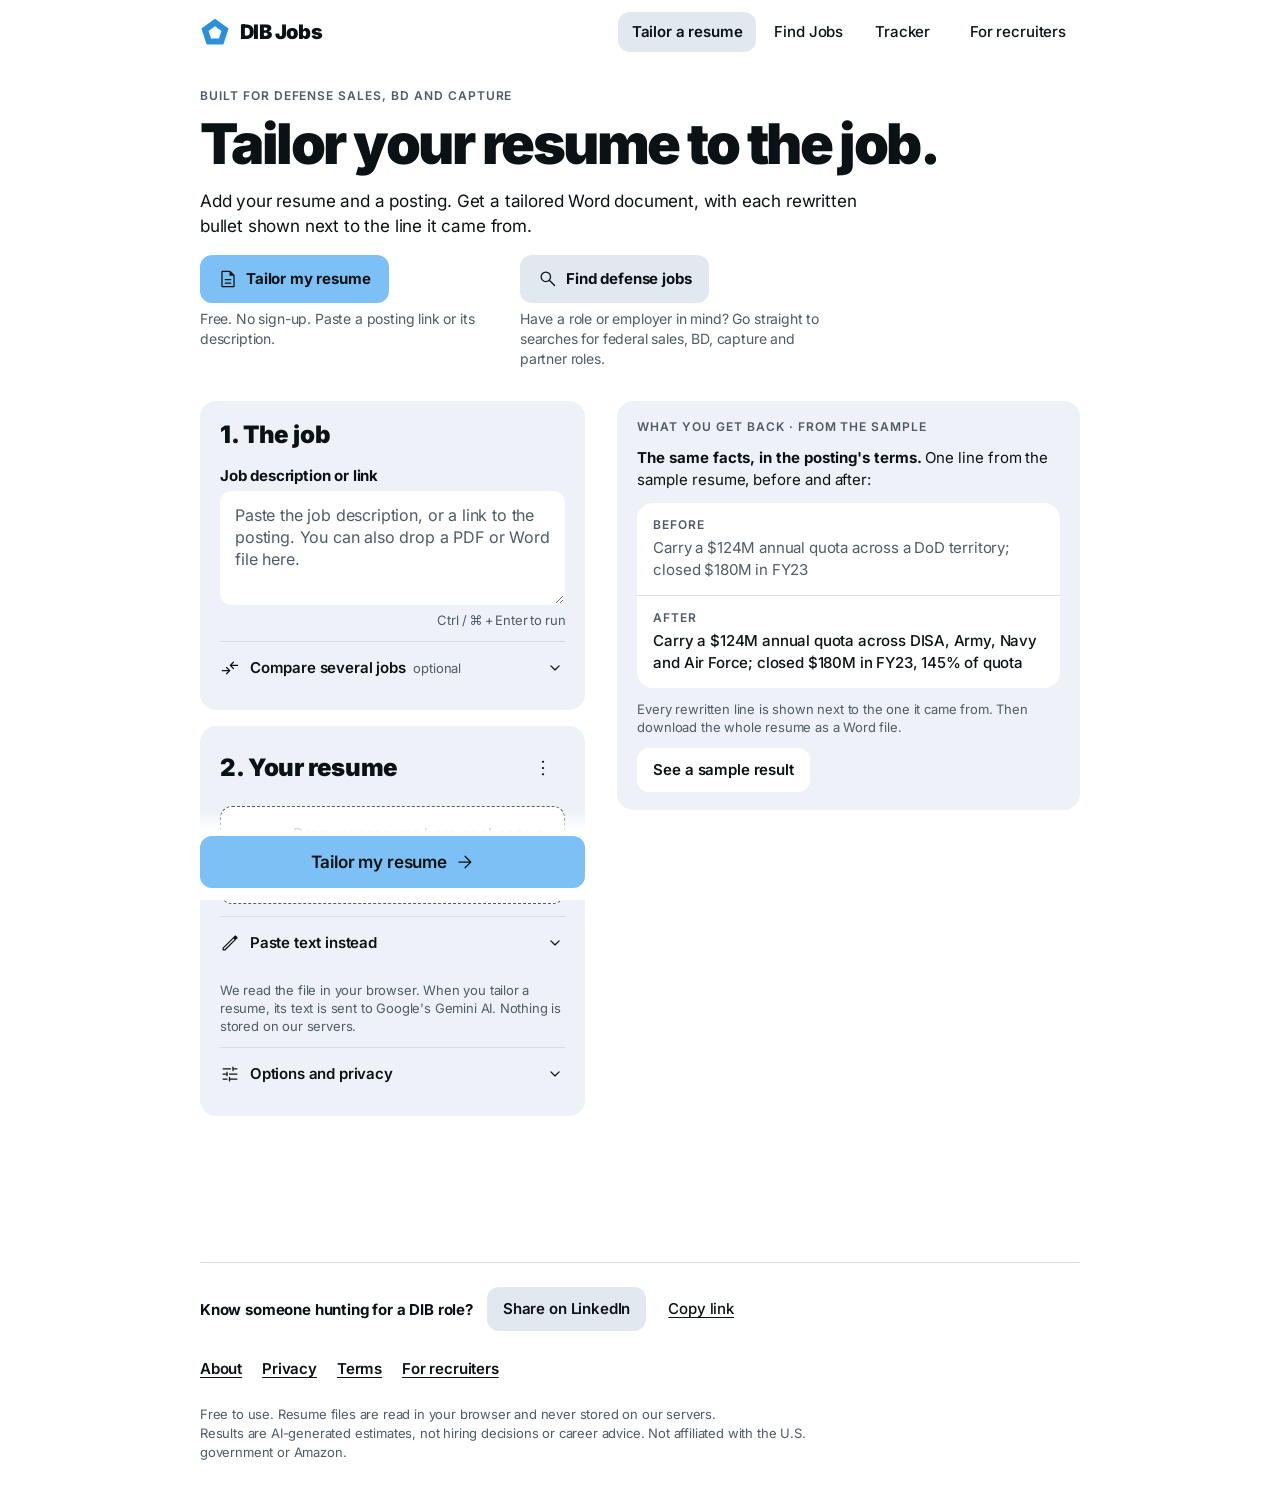
<file: index.html>
<!DOCTYPE html>
<html lang="en">
<head>
    <meta charset="UTF-8">
    <meta name="viewport" content="width=device-width, initial-scale=1.0">
    <title>DIB Jobs: tailor your resume to the job. For defense sales, BD and capture</title>
    <meta name="description" content="Free resume tailoring for defense industry sales, BD and capture roles. Add your resume (PDF or Word) and a job posting. Get a tailored Word document with each rewritten bullet shown next to the line it came from.">
    <meta name="theme-color" content="#ffffff">
    <meta name="color-scheme" content="light">
    <link rel="canonical" href="https://dibjobs.com/">
    <!-- Open Graph / LinkedIn -->
    <meta property="og:type" content="website">
    <meta property="og:site_name" content="DIB Jobs">
    <meta property="og:locale" content="en_US">
    <meta property="og:title" content="DIB Jobs: tailor your resume to the job">
    <meta property="og:description" content="Add your resume and a defense industry posting. Get a tailored Word document, with every line traced to your resume or to what you told it. Recruiters can rank candidates against a role. Free, no sign-up.">
    <meta property="og:url" content="https://dibjobs.com/">
    <meta property="og:image" content="https://dibjobs.com/og-dibjobs-2x.png">
    <meta property="og:image:type" content="image/png">
    <meta property="og:image:width" content="2400">
    <meta property="og:image:height" content="1260">
    <meta property="og:image:alt" content="DIB Jobs: Tailor your resume to the job. An example of one resume line before and after tailoring.">
    <!-- Twitter / X card -->
    <meta name="twitter:card" content="summary_large_image">
    <meta name="twitter:title" content="DIB Jobs: tailor your resume to the job">
    <meta name="twitter:description" content="Add your resume and a defense industry posting. Get a tailored Word document, with every line traced to your resume or to what you told it. Recruiters can rank candidates against a role. Free, no sign-up.">
    <meta name="twitter:image" content="https://dibjobs.com/og-dibjobs-2x.png">
    <meta name="twitter:image:alt" content="DIB Jobs: one resume line before and after tailoring to a posting.">
    <!-- Icons -->
    <link rel="icon" href="favicon.ico" sizes="48x48">
    <link rel="icon" type="image/svg+xml" href="favicon.svg">
    <link rel="apple-touch-icon" href="apple-touch-icon.png">
    <link rel="manifest" href="site.webmanifest">
    <link rel="preload" href="assets/fonts/inter-latin-wght-normal.woff2" as="font" type="font/woff2" crossorigin>
    <link rel="stylesheet" href="assets/app.css?v=55">
    <!-- Google tag (gtag.js) -->
    <script async src="https://www.googletagmanager.com/gtag/js?id=G-N10ZLNFZHE"></script>
    <script>
      window.dataLayer = window.dataLayer || [];
      function gtag(){dataLayer.push(arguments);}
      gtag('js', new Date());
      gtag('config', 'G-N10ZLNFZHE');
    </script>
    <script type="application/ld+json">{"@context": "https://schema.org", "@type": "WebApplication", "name": "DIB Jobs", "url": "https://dibjobs.com/", "applicationCategory": "BusinessApplication", "operatingSystem": "Any", "browserRequirements": "Requires JavaScript", "description": "Tailor your resume to a defense industry job posting. Every line is traced to your resume or to what you told it, and you get a Word document.", "offers": {"@type": "Offer", "price": "0", "priceCurrency": "USD"}, "image": "https://dibjobs.com/og-dibjobs-2x.png"}</script>
</head>
<body>
<noscript><p style="margin:24px;font:17px/25px sans-serif">DIB Jobs needs JavaScript to read your resume and tailor it to a job. Please turn it on and reload.</p></noscript>
<!-- Icons: Material Symbols Rounded (Apache 2.0), inlined so they never fail to load -->
<svg xmlns="http://www.w3.org/2000/svg" style="display:none" aria-hidden="true">
    <symbol id="i-upload" viewBox="0 -960 960 960"><path d="M452-403v171q0 12.75 8.68 21.37 8.67 8.63 21.5 8.63 12.82 0 21.32-8.63 8.5-8.62 8.5-21.37v-171l61 61q3 3 15-2t22.5-9q10.5-4 14.5-3.5T615-342q9-9 8.5-21t-9.5-21L501-494q-5-5-10.13-7-5.14-2-11-2-5.87 0-10.87 2-5 2-10 7L347-382q-9 9-9 21t9 21.39q9 8.61 21 8.61t21-9l63-63ZM220-80q-24 0-42-18t-18-42v-680q0-24 18-42t42-18h336q12.44 0 23.72 5T599-862l183 183q8 8 13 19.28 5 11.28 5 23.72v496q0 24-18 42t-42 18H220Zm331-584v-156H220v680h520v-494H581q-12.75 0-21.37-8.63Q551-651.25 551-664ZM220-820v186-186 680-680Z"/></symbol>
    <symbol id="i-check" viewBox="0 -960 960 960"><path d="m421-389-98-98q-9-9-22-9t-23 10q-9 9-9 22t9 22l122 123q9 9 21 9t21-9l239-239q10-10 10-23t-10-23q-10-9-23.5-8.5T635-603L421-389Zm59 309q-82 0-155-31.5t-127.5-86Q143-252 111.5-325T80-480q0-83 31.5-156t86-127Q252-817 325-848.5T480-880q83 0 156 31.5T763-763q54 54 85.5 127T880-480q0 82-31.5 155T763-197.5q-54 54.5-127 86T480-80Zm0-60q142 0 241-99.5T820-480q0-142-99-241t-241-99q-141 0-240.5 99T140-480q0 141 99.5 240.5T480-140Zm0-340Z"/></symbol>
    <symbol id="i-minus" viewBox="0 -960 960 960"><path d="M320-450h320q13 0 21.5-8.5T670-480q0-13-8.5-21.5T640-510H320q-13 0-21.5 8.5T290-480q0 13 8.5 21.5T320-450ZM480-80q-82 0-155-31.5t-127.5-86Q143-252 111.5-325T80-480q0-83 31.5-156t86-127Q252-817 325-848.5T480-880q83 0 156 31.5T763-763q54 54 85.5 127T880-480q0 82-31.5 155T763-197.5q-54 54.5-127 86T480-80Zm0-60q142 0 241-99.5T820-480q0-142-99-241t-241-99q-141 0-240.5 99T140-480q0 141 99.5 240.5T480-140Zm0-340Z"/></symbol>
    <symbol id="i-alert" viewBox="0 -960 960 960"><path d="M92-120q-9 0-15.5-4T66-135q-4-7-4.5-14.5T66-165l388-670q5-8 11.5-11.5T480-850q8 0 14.5 3.5T506-835l388 670q5 8 4.5 15.5T894-135q-4 7-10.5 11t-15.5 4H92Zm52-60h672L480-760 144-180Zm361.5-65.5Q514-254 514-267t-8.5-21.5Q497-297 484-297t-21.5 8.5Q454-280 454-267t8.5 21.5Q471-237 484-237t21.5-8.5Zm0-111Q514-365 514-378v-164q0-13-8.5-21.5T484-572q-13 0-21.5 8.5T454-542v164q0 13 8.5 21.5T484-348q13 0 21.5-8.5ZM480-470Z"/></symbol>
    <symbol id="i-x-circle" viewBox="0 -960 960 960"><path d="m480-438 129 129q9 9 21 9t21-9q9-9 9-21t-9-21L522-480l129-129q9-9 9-21t-9-21q-9-9-21-9t-21 9L480-522 351-651q-9-9-21-9t-21 9q-9 9-9 21t9 21l129 129-129 129q-9 9-9 21t9 21q9 9 21 9t21-9l129-129Zm0 358q-82 0-155-31.5t-127.5-86Q143-252 111.5-325T80-480q0-83 31.5-156t86-127Q252-817 325-848.5T480-880q83 0 156 31.5T763-763q54 54 85.5 127T880-480q0 82-31.5 155T763-197.5q-54 54.5-127 86T480-80Zm0-60q142 0 241-99.5T820-480q0-142-99-241t-241-99q-141 0-240.5 99T140-480q0 141 99.5 240.5T480-140Zm0-340Z"/></symbol>
    <symbol id="i-info" viewBox="0 -960 960 960"><path d="M504.5-288.63q8.5-8.62 8.5-21.37v-180q0-12.75-8.68-21.38-8.67-8.62-21.5-8.62-12.82 0-21.32 8.62-8.5 8.63-8.5 21.38v180q0 12.75 8.68 21.37 8.67 8.63 21.5 8.63 12.82 0 21.32-8.63Zm-1-314.57q9.5-9.2 9.5-22.8 0-14.45-9.48-24.22-9.48-9.78-23.5-9.78t-23.52 9.78Q447-640.45 447-626q0 13.6 9.48 22.8 9.48 9.2 23.5 9.2t23.52-9.2ZM480.27-80q-82.74 0-155.5-31.5Q252-143 197.5-197.5t-86-127.34Q80-397.68 80-480.5t31.5-155.66Q143-709 197.5-763t127.34-85.5Q397.68-880 480.5-880t155.66 31.5Q709-817 763-763t85.5 127Q880-563 880-480.27q0 82.74-31.5 155.5Q817-252 763-197.68q-54 54.31-127 86Q563-80 480.27-80Zm.23-60Q622-140 721-239.5t99-241Q820-622 721.19-721T480-820q-141 0-240.5 98.81T140-480q0 141 99.5 240.5t241 99.5Zm-.5-340Z"/></symbol>
    <symbol id="i-close" viewBox="0 -960 960 960"><path d="M480-438 270-228q-9 9-21 9t-21-9q-9-9-9-21t9-21l210-210-210-210q-9-9-9-21t9-21q9-9 21-9t21 9l210 210 210-210q9-9 21-9t21 9q9 9 9 21t-9 21L522-480l210 210q9 9 9 21t-9 21q-9 9-21 9t-21-9L480-438Z"/></symbol>
    <symbol id="i-chevron" viewBox="0 -960 960 960"><path d="M469-358q-5-2-10-7L261-563q-9-9-8.5-21.5T262-606q9-9 21.5-9t21.5 9l175 176 176-176q9-9 21-8.5t21 9.5q9 9 9 21.5t-9 21.5L501-365q-5 5-10 7t-11 2q-6 0-11-2Z"/></symbol>
    <symbol id="i-copy" viewBox="0 -960 960 960"><path d="M300-200q-24 0-42-18t-18-42v-560q0-24 18-42t42-18h440q24 0 42 18t18 42v560q0 24-18 42t-42 18H300Zm0-60h440v-560H300v560ZM180-80q-24 0-42-18t-18-42v-590q0-12.75 8.68-21.38 8.67-8.62 21.5-8.62 12.82 0 21.32 8.62 8.5 8.63 8.5 21.38v590h470q12.75 0 21.38 8.68 8.62 8.67 8.62 21.5 0 12.82-8.62 21.32Q662.75-80 650-80H180Zm120-180v-560 560Z"/></symbol>
    <symbol id="i-download" viewBox="0 -960 960 960"><path d="M469-327q-5-2-10-7L308-485q-9-9.27-8.5-21.64.5-12.36 9.11-21.36 9.39-9 21.89-9t21.5 9l98 99v-341q0-12.75 8.68-21.38 8.67-8.62 21.5-8.62 12.82 0 21.32 8.62 8.5 8.63 8.5 21.38v341l99-99q8.8-9 20.9-8.5 12.1.5 21.49 9.5 8.61 9 8.61 21.5t-9 21.5L501-334q-5 5-10.13 7-5.14 2-11 2-5.87 0-10.87-2ZM220-160q-24 0-42-18t-18-42v-113q0-12.75 8.68-21.38 8.67-8.62 21.5-8.62 12.82 0 21.32 8.62 8.5 8.63 8.5 21.38v113h520v-113q0-12.75 8.68-21.38 8.67-8.62 21.5-8.62 12.82 0 21.32 8.62 8.5 8.63 8.5 21.38v113q0 24-18 42t-42 18H220Z"/></symbol>
    <symbol id="i-share" viewBox="0 -960 960 960"><path d="M686-80q-47.5 0-80.75-33.25T572-194q0-8 5-34L278-403q-16.28 17.34-37.64 27.17Q219-366 194-366q-47.5 0-80.75-33T80-480q0-48 33.25-81T194-594q24 0 45 9.3 21 9.29 37 25.7l301-173q-2-8-3.5-16.5T572-766q0-47.5 33.25-80.75T686-880q47.5 0 80.75 33.25T800-766q0 47.5-33.25 80.75T686-652q-23.27 0-43.64-9Q622-670 606-685L302-516q3 8 4.5 17.5t1.5 18q0 8.5-1 16t-3 15.5l303 173q16-15 36.09-23.5 20.1-8.5 43.07-8.5Q734-308 767-274.75T800-194q0 47.5-33.25 80.75T686-80Zm.04-60q22.96 0 38.46-15.54 15.5-15.53 15.5-38.5 0-22.96-15.54-38.46-15.53-15.5-38.5-15.5-22.96 0-38.46 15.54-15.5 15.53-15.5 38.5 0 22.96 15.54 38.46 15.53 15.5 38.5 15.5Zm-492-286q22.96 0 38.46-15.54 15.5-15.53 15.5-38.5 0-22.96-15.54-38.46-15.53-15.5-38.5-15.5-22.96 0-38.46 15.54-15.5 15.53-15.5 38.5 0 22.96 15.54 38.46 15.53 15.5 38.5 15.5ZM724.5-727.54q15.5-15.53 15.5-38.5 0-22.96-15.54-38.46-15.53-15.5-38.5-15.5-22.96 0-38.46 15.54-15.5 15.53-15.5 38.5 0 22.96 15.54 38.46 15.53 15.5 38.5 15.5 22.96 0 38.46-15.54ZM686-194ZM194-480Zm492-286Z"/></symbol>
    <symbol id="i-trash" viewBox="0 -960 960 960"><path d="M261-120q-24.75 0-42.37-17.63Q201-155.25 201-180v-570h-11q-12.75 0-21.37-8.68-8.63-8.67-8.63-21.5 0-12.82 8.63-21.32 8.62-8.5 21.37-8.5h158q0-13 8.63-21.5 8.62-8.5 21.37-8.5h204q12.75 0 21.38 8.62Q612-822.75 612-810h158q12.75 0 21.38 8.68 8.62 8.67 8.62 21.5 0 12.82-8.62 21.32-8.63 8.5-21.38 8.5h-11v570q0 24.75-17.62 42.37Q723.75-120 699-120H261Zm438-630H261v570h438v-570ZM418.5-274.63q8.5-8.62 8.5-21.37v-339q0-12.75-8.68-21.38-8.67-8.62-21.5-8.62-12.82 0-21.32 8.62-8.5 8.63-8.5 21.38v339q0 12.75 8.68 21.37 8.67 8.63 21.5 8.63 12.82 0 21.32-8.63Zm166 0q8.5-8.62 8.5-21.37v-339q0-12.75-8.68-21.38-8.67-8.62-21.5-8.62-12.82 0-21.32 8.62-8.5 8.63-8.5 21.38v339q0 12.75 8.68 21.37 8.67 8.63 21.5 8.63 12.82 0 21.32-8.63ZM261-750v570-570Z"/></symbol>
    <symbol id="i-bookmark" viewBox="0 -960 960 960"><path d="m480-240-196 84q-30 13-57-4.76-27-17.75-27-50.24v-574q0-24 18-42t42-18h440q24 0 42 18t18 42v574q0 32.49-27 50.24Q706-143 676-156l-196-84Zm0-64 220 93v-574H260v574l220-93Zm0-481H260h440-220Z"/></symbol>
    <symbol id="i-bookmark-fill" viewBox="0 -960 960 960"><path d="m480-240-196 84q-30 13-57-5t-27-50v-574q0-24 18-42t42-18h440q24 0 42 18t18 42v574q0 32-27 50t-57 5l-196-84Z"/></symbol>
    <symbol id="i-edit" viewBox="0 -960 960 960"><path d="M180-180h44l472-471-44-44-472 471v44Zm-30 60q-13 0-21.5-8.5T120-150v-73q0-12 5-23.5t13-19.5l557-556q8-8 19-12.5t23-4.5q11 0 22 4.5t20 12.5l44 44q9 9 13 20t4 22q0 11-4.5 22.5T823-694L266-138q-8 8-19.5 13t-23.5 5h-73Zm629-617-41-41 41 41Zm-105 64-22-22 44 44-22-22Z"/></symbol>
    <symbol id="i-search" viewBox="0 -960 960 960"><path d="M378-329q-108.16 0-183.08-75Q120-479 120-585t75-181q75-75 181.5-75t181 75Q632-691 632-584.85 632-542 618-502q-14 40-42 75l242 240q9 8.56 9 21.78T818-143q-9 9-22.22 9-13.22 0-21.78-9L533-384q-30 26-69.96 40.5Q423.08-329 378-329Zm-1-60q81.25 0 138.13-57.5Q572-504 572-585t-56.87-138.5Q458.25-781 377-781q-82.08 0-139.54 57.5Q180-666 180-585t57.46 138.5Q294.92-389 377-389Z"/></symbol>
    <symbol id="i-open" viewBox="0 -960 960 960"><path d="M180-120q-24 0-42-18t-18-42v-600q0-24 18-42t42-18h249q12.75 0 21.38 8.68 8.62 8.67 8.62 21.5 0 12.82-8.62 21.32-8.63 8.5-21.38 8.5H180v600h600v-249q0-12.75 8.68-21.38 8.67-8.62 21.5-8.62 12.82 0 21.32 8.62 8.5 8.63 8.5 21.38v249q0 24-18 42t-42 18H180Zm600-617L403-360q-9 9-21 8.5t-21-9.5q-9-9-9-21t9-21l377-377H549q-12.75 0-21.37-8.68-8.63-8.67-8.63-21.5 0-12.82 8.63-21.32 8.62-8.5 21.37-8.5h261q12.75 0 21.38 8.62Q840-822.75 840-810v261q0 12.75-8.68 21.37-8.67 8.63-21.5 8.63-12.82 0-21.32-8.63-8.5-8.62-8.5-21.37v-188Z"/></symbol>
    <symbol id="i-spark" viewBox="0 -960 960 960"><path d="m654-454-91 147q-8 13-22.5 10T522-314l-33-133-306 305q-9 9-21 9t-21-9q-9-9-9-21t9-21l305-305-133-33q-14-4-17-18.5t10-22.5l147-92-12-172q-1-15 12.5-22t24.5 3l132 111 160-64q14-5 24 5t5 24l-65 160 111 132q10 11 3.5 24.5T827-441l-173-13ZM131-721q-5-5-5-11t5-11l46-46q5-5 11-5t11 5l45 45q5 5 5 11t-5 11l-46 46q-5 5-11 5t-11-5l-45-45Zm428 307 63-102 120 9-78-92 45-111-111 45-92-78 9 120-102 64 117 29 29 116Zm163 283-46-46q-5-5-4.5-11t5.5-11l45-45q5-5 11-5t11 5l46 46q5 5 4.5 11t-5.5 11l-45 45q-5 5-11 5t-11-5ZM578-579Z"/></symbol>
    <symbol id="i-compare" viewBox="0 -960 960 960"><path d="M396-323H110q-13 0-21.5-8.5T80-353q0-13 8.5-21.5T110-383h286L296-483q-9-9-9-21t9-21q9-9 21-9t21 9l151 151q5 5 7 10t2 11q0 6-2 11t-7 10L338-181q-9 9-21 9t-21-9q-9-9-9-21t9-21l100-100Zm168-254 100 100q9 9 9 21t-9 21q-9 9-21 9t-21-9L471-586q-5-5-7-10t-2-11q0-6 2-11t7-10l151-151q9-9 21-9t21 9q9 9 9 21t-9 21L564-637h286q13 0 21.5 8.5T880-607q0 13-8.5 21.5T850-577H564Z"/></symbol>
    <symbol id="i-send" viewBox="0 -960 960 960"><path d="M814-452 162-178q-15 6-28.5-2.5T120-205v-550q0-16 13.5-24.5T162-782l652 274q18 8 18 28t-18 28ZM180-253l544-227-544-230v168l242 62-242 60v167Zm0 0v-457 457Z"/></symbol>
    <symbol id="i-nav-analyze" viewBox="0 -960 960 960"><path d="M180-820v293-3 390-680 186-186Zm0 740q-24 0-42-18t-18-42v-680q0-24 18-42t42-18h336q12.44 0 23.72 5T559-862l183 183q8 8 13 19.28 5 11.28 5 23.72v99q0 13.08-8.68 21.54-8.67 8.46-21.5 8.46-12.82 0-21.32-8.63-8.5-8.62-8.5-21.37v-97H541q-12.75 0-21.37-8.63Q511-651.25 511-664v-156H180v680h313q12.75 0 21.38 8.68 8.62 8.67 8.62 21.5 0 12.82-8.62 21.32Q505.75-80 493-80H180Zm558.5-141.5Q770-253 770-300t-31.5-78.5Q707-410 660-410t-78.5 31.5Q550-347 550-300t31.5 78.5Q613-190 660-190t78.5-31.5ZM864-66q-12 0-21-9l-86-86q-21 14-45.5 22.5T660-130q-70.83 0-120.42-49.62Q490-229.24 490-300.12t49.62-120.38q49.62-49.5 120.5-49.5t120.38 49.58Q830-370.83 830-300q0 27-8.5 51.5T799-203l86 86q9 9 9 21t-9 21q-9 9-21 9Z"/></symbol>
    <symbol id="i-nav-analyze-fill" viewBox="0 -960 960 960"><path d="M738.5-221.5Q770-253 770-300t-31.5-78.5Q707-410 660-410t-78.5 31.5Q550-347 550-300t31.5 78.5Q613-190 660-190t78.5-31.5ZM864-66q-12 0-21-9l-86-86q-21 14-45.5 22.5T660-130q-71 0-120.5-49.5T490-300q0-71 49.5-120.5T660-470q71 0 120.5 49.5T830-300q0 27-8.5 51.5T799-203l86 86q9 9 9 21t-9 21q-9 9-21 9ZM180-80q-24 0-42-18t-18-42v-680q0-24 18-42t42-18h336q12 0 23.5 5t19.5 13l183 183q8 8 13 19.5t5 23.5v91q0 14-11 21.5t-24 3.5q-16-5-32-7.5t-33-2.5q-107 0-168.5 72.5T430-297q0 53 24 102t76 85q11 8 7.5 19T523-80H180Zm331-740v156q0 13 8.5 21.5T541-634h159L511-820l189 186-189-186Z"/></symbol>
    <symbol id="i-nav-tracker" viewBox="0 -960 960 960"><path d="m400-199-197 98q-15 8-29-.75T160-128v-533q0-24.75 17.63-42.38Q195.25-721 220-721h360q24.75 0 42.38 17.62Q640-685.75 640-661v533q0 17.5-14 26.25t-29 .75l-197-98Zm-180 22 153-76q12.72-6 26.86-6 14.14 0 27.14 6l153 76v-484H220v484Zm528.5-70.63Q740-256.25 740-269v-552H314q-12.75 0-21.37-8.68-8.63-8.67-8.63-21.5 0-12.82 8.63-21.32 8.62-8.5 21.37-8.5h426q24.75 0 42.38 17.62Q800-845.75 800-821v552q0 12.75-8.68 21.37-8.67 8.63-21.5 8.63-12.82 0-21.32-8.63ZM220-661h360-360Z"/></symbol>
    <symbol id="i-nav-tracker-fill" viewBox="0 -960 960 960"><path d="m400-199-197 98q-15 8-29-.75T160-128v-533q0-24.75 17.63-42.38Q195.25-721 220-721h360q24.75 0 42.38 17.62Q640-685.75 640-661v533q0 17.5-14 26.25t-29 .75l-197-98Zm348.5-48.63Q740-256.25 740-269v-552H314q-12.75 0-21.37-8.68-8.63-8.67-8.63-21.5 0-12.82 8.63-21.32 8.62-8.5 21.37-8.5h426q24.75 0 42.38 17.62Q800-845.75 800-821v552q0 12.75-8.68 21.37-8.67 8.63-21.5 8.63-12.82 0-21.32-8.63Z"/></symbol>
    <symbol id="i-nav-explore" viewBox="0 -960 960 960"><path d="m330-311 213-66q14-5 24-15t15-24l66-213q3-8.64-3.5-15.32T629-648l-213 66q-14 5-24 15t-15 24l-66 213q-3 8.64 3.5 15.32T330-311Zm149.76-129q-16.76 0-28.26-11.74-11.5-11.73-11.5-28.5 0-16.76 11.74-28.26 11.73-11.5 28.5-11.5 16.76 0 28.26 11.74 11.5 11.73 11.5 28.5 0 16.76-11.74 28.26-11.73 11.5-28.5 11.5Zm.51 360q-82.74 0-155.5-31.5Q252-143 197.5-197.5t-86-127.34Q80-397.68 80-480.5t31.5-155.66Q143-709 197.5-763t127.34-85.5Q397.68-880 480.5-880t155.66 31.5Q709-817 763-763t85.5 127Q880-563 880-480.27q0 82.74-31.5 155.5Q817-252 763-197.68q-54 54.31-127 86Q563-80 480.27-80Zm.22-60Q622-140 721-239.49q99-99.48 99-241Q820-622 721-721t-240.51-99q-141.52 0-241 99Q140-622 140-480.49q0 141.52 99.49 241 99.48 99.49 241 99.49ZM480-480Z"/></symbol>
    <symbol id="i-nav-explore-fill" viewBox="0 -960 960 960"><path d="m330-311 213-66q14-5 24-15t15-24l66-213q3-9-3.5-15.5T629-648l-213 66q-14 5-24 15t-15 24l-66 213q-3 9 3.5 15.5T330-311Zm150-129q-17 0-28.5-11.5T440-480q0-17 11.5-28.5T480-520q17 0 28.5 11.5T520-480q0 17-11.5 28.5T480-440Zm0 360q-82 0-155-31.5t-127.5-86Q143-252 111.5-325T80-480q0-83 31.5-156t86-127Q252-817 325-848.5T480-880q83 0 156 31.5T763-763q54 54 85.5 127T880-480q0 82-31.5 155T763-197.5q-54 54.5-127 86T480-80Z"/></symbol>
    <symbol id="i-theme" viewBox="0 -960 960 960"><path d="M324-111.5Q251-143 197-197t-85.5-127Q80-397 80-480t31.5-156Q143-709 197-763t127-85.5Q397-880 480-880t156 31.5Q709-817 763-763t85.5 127Q880-563 880-480t-31.5 156Q817-251 763-197t-127 85.5Q563-80 480-80t-156-31.5ZM500-140q137-10 228.5-106T820-480q0-138-91.5-234T500-820v680Z"/></symbol>
    <symbol id="i-tick" viewBox="0 -960 960 960"><path d="m378-332 363-363q9-9 21.5-9t21.5 9q9 9 9 21.5t-9 21.5L399-267q-9 9-21 9t-21-9L175-449q-9-9-8.5-21.5T176-492q9-9 21.5-9t21.5 9l159 160Z"/></symbol>
    <symbol id="i-rescore" viewBox="0 -960 960 960"><path d="M418-126q-111-21-184.5-109T160-439q0-71 30-134t85-107q8-6 19-5.5t19 8.5q10 10 9 23t-13 23q-42 35-65.5 85.5T220-439q0 94 58 163.5T425-186q11 2 18.5 11t7.5 20q0 14-10 22.5t-23 6.5Zm126 0q-13 2-23-6.5T511-155q0-11 7.5-20t18.5-11q90-20 147-89.5T741-439q0-109-75.5-184.5T481-699h-20l39 39q8 8 8 21t-8 21q-9 9-22 9t-21-9l-91-90q-5-5-7-10t-2-11q0-6 2-11t7-10l91-91q8-8 21-8t22 8q8 9 8 22t-8 21l-39 39h20q134 0 227 93.5T801-439q0 116-73 204T544-126Z"/></symbol>
    <symbol id="i-add" viewBox="0 -960 960 960"><path d="M450-450H230q-12.75 0-21.37-8.68-8.63-8.67-8.63-21.5 0-12.82 8.63-21.32 8.62-8.5 21.37-8.5h220v-220q0-12.75 8.68-21.38 8.67-8.62 21.5-8.62 12.82 0 21.32 8.62 8.5 8.63 8.5 21.38v220h220q12.75 0 21.38 8.68 8.62 8.67 8.62 21.5 0 12.82-8.62 21.32-8.63 8.5-21.38 8.5H510v220q0 12.75-8.68 21.37-8.67 8.63-21.5 8.63-12.82 0-21.32-8.63-8.5-8.62-8.5-21.37v-220Z"/></symbol>
    <symbol id="i-pdf" viewBox="0 -960 960 960"><path d="M368-514h48q15.73 0 26.36-10.64Q453-535.28 453-551v-48q0-15.72-10.64-26.36Q431.73-636 416-636h-66q-7.6 0-13.3 5-5.7 5-5.7 13.41v168.18q0 8.41 5.5 13.41t13.5 5q8 0 13-5.7t5-13.3v-64Zm0-37v-48h48v48h-48Zm213 120q15 0 26-10.64 11-10.63 11-26.36v-131q0-15.72-11-26.36Q596-636 581-636h-65q-7.6 0-13.3 5-5.7 5-5.7 13.36v167.28q0 8.36 5.7 13.86T516-431h65Zm-47-37v-131h47v131h-47Zm170-46h32q8 0 13-5.5t5-13.5q0-8-5-13t-13-5h-32v-48h32q8 0 13-5.5t5-13.5q0-8-5-13t-13-5h-50q-7.6 0-13.3 5-5.7 5-5.7 13.41v168.18q0 8.41 5.5 13.41t13.5 5q8 0 13-5.7t5-13.3v-64ZM260-200q-24 0-42-18t-18-42v-560q0-24 18-42t42-18h560q24 0 42 18t18 42v560q0 24-18 42t-42 18H260Zm0-60h560v-560H260v560ZM140-80q-24 0-42-18t-18-42v-590q0-12.75 8.68-21.38 8.67-8.62 21.5-8.62 12.82 0 21.32 8.62 8.5 8.63 8.5 21.38v590h590q12.75 0 21.38 8.68 8.62 8.67 8.62 21.5 0 12.82-8.62 21.32Q742.75-80 730-80H140Zm120-740v560-560Z"/></symbol>
    <symbol id="i-light" viewBox="0 -960 960 960"><path d="M579-380.76q41-40.77 41-99Q620-538 579.24-579q-40.77-41-99-41Q422-620 381-579.24q-41 40.77-41 99Q340-422 380.76-381q40.77 41 99 41Q538-340 579-380.76ZM338.5-338.5Q280-397 280-480t58.5-141.5Q397-680 480-680t141.5 58.5Q680-563 680-480t-58.5 141.5Q563-280 480-280t-141.5-58.5ZM70-450q-12.75 0-21.37-8.68-8.63-8.67-8.63-21.5 0-12.82 8.63-21.32Q57.25-510 70-510h100q12.75 0 21.38 8.68 8.62 8.67 8.62 21.5 0 12.82-8.62 21.32-8.63 8.5-21.38 8.5H70Zm720 0q-12.75 0-21.37-8.68-8.63-8.67-8.63-21.5 0-12.82 8.63-21.32 8.62-8.5 21.37-8.5h100q12.75 0 21.38 8.68 8.62 8.67 8.62 21.5 0 12.82-8.62 21.32-8.63 8.5-21.38 8.5H790ZM458.5-768.63Q450-777.25 450-790v-100q0-12.75 8.68-21.38 8.67-8.62 21.5-8.62 12.82 0 21.32 8.62 8.5 8.63 8.5 21.38v100q0 12.75-8.68 21.37-8.67 8.63-21.5 8.63-12.82 0-21.32-8.63Zm0 720Q450-57.25 450-70v-100q0-12.75 8.68-21.38 8.67-8.62 21.5-8.62 12.82 0 21.32 8.62 8.5 8.63 8.5 21.38v100q0 12.75-8.68 21.37-8.67 8.63-21.5 8.63-12.82 0-21.32-8.63ZM240-678l-57-56q-9-9-8.63-21.6.37-12.61 8.53-21.5 8.89-8.9 21.5-8.9 12.6 0 21.6 9l56 57q8 9 8 21t-8 20.5q-8 8.5-20.5 8.5t-21.5-8Zm494 495-56-57q-8-9-8-21.38 0-12.37 8.5-20.62 8.5-9 20.5-9t21 9l57 56q9 9 8.63 21.6-.37 12.61-8.53 21.5-8.89 8.9-21.5 8.9-12.6 0-21.6-9Zm-56-495q-9-9-9-21t9-21l56-57q9-9 21.6-8.63 12.61.37 21.5 8.53 8.9 8.89 8.9 21.5 0 12.6-9 21.6l-57 56q-8 8-20.36 8-12.37 0-21.64-8ZM182.9-182.9q-8.9-8.89-8.9-21.5 0-12.6 9-21.6l57-56q8.8-9 20.9-9 12.1 0 20.71 9 9.39 9 9.39 21t-9 21l-56 57q-9 9-21.6 8.63-12.61-.37-21.5-8.53ZM480-480Z"/></symbol>
    <symbol id="i-dark" viewBox="0 -960 960 960"><path d="M480-120q-150 0-255-105T120-480q0-135 79.5-229T408-830q20-5 34-1t22 15q8 10 7.5 25t-8.5 35q-9 23-14 47t-5 49q0 90 63 153t153 63q25 0 48.5-4.5T754-461q22-8 38-7t26 9q10 8 13 23t-2 36q-27 121-121 200.5T480-120Zm0-60q109 0 190-67.5T771-406q-25 11-53.5 16.5T660-384q-115 0-195.5-80.5T384-660q0-24 5-51.5t18-62.5q-98 27-162.5 109.5T180-480q0 125 87.5 212.5T480-180Zm-4-297Z"/></symbol>
    <symbol id="i-system" viewBox="0 -960 960 960"><path d="m426-338 43 44q4.64 5 10.82 5 6.18 0 11.18-5l44-44h79q6 0 10.5-4.5T629-353v-81l38.92-38.92Q673-478 673-484.18T668-495l-39-38v-80q0-6-4.5-10.5T614-628h-80l-43-43q-4.64-5-10.82-5-6.18 0-11.18 5l-43 43h-77q-6 0-10.5 4.5T334-613v80l-38.92 38.92Q290-489 290-482.82t5 10.82l39 39v80q0 6 4.5 10.5T349-338h77Zm54-25v-238q49 0 83.5 34.71T598-482q0 49.58-34.42 84.29Q529.17-363 480-363ZM140-160q-24 0-42-18t-18-42v-520q0-24 18-42t42-18h680q24 0 42 18t18 42v520q0 24-18 42t-42 18H140Zm0-60h680v-520H140v520Zm0 0v-520 520Z"/></symbol>
    <symbol id="i-more" viewBox="0 -960 960 960"><path d="M479.86-160Q460-160 446-174.14t-14-34Q432-228 446.14-242t34-14Q500-256 514-241.86t14 34Q528-188 513.86-174t-34 14Zm0-272Q460-432 446-446.14t-14-34Q432-500 446.14-514t34-14Q500-528 514-513.86t14 34Q528-460 513.86-446t-34 14Zm0-272Q460-704 446-718.14t-14-34Q432-772 446.14-786t34-14Q500-800 514-785.86t14 34Q528-732 513.86-718t-34 14Z"/></symbol>
    <symbol id="i-tune" viewBox="0 -960 960 960"><path d="M435.5-128.63Q427-137.25 427-150v-165q0-12.75 8.68-21.38 8.67-8.62 21.5-8.62 12.82 0 21.32 8.62 8.5 8.63 8.5 21.38v53h323q12.75 0 21.38 8.68 8.62 8.67 8.62 21.5 0 12.82-8.62 21.32-8.63 8.5-21.38 8.5H487v52q0 12.75-8.68 21.37-8.67 8.63-21.5 8.63-12.82 0-21.32-8.63ZM150-202q-12.75 0-21.37-8.68-8.63-8.67-8.63-21.5 0-12.82 8.63-21.32 8.62-8.5 21.37-8.5h187q12.75 0 21.38 8.68 8.62 8.67 8.62 21.5 0 12.82-8.62 21.32-8.63 8.5-21.38 8.5H150Zm165.5-174.63Q307-385.25 307-398v-52H150q-12.75 0-21.37-8.68-8.63-8.67-8.63-21.5 0-12.82 8.63-21.32 8.62-8.5 21.37-8.5h157v-54q0-12.75 8.68-21.38 8.67-8.62 21.5-8.62 12.82 0 21.32 8.62 8.5 8.63 8.5 21.38v166q0 12.75-8.68 21.37-8.67 8.63-21.5 8.63-12.82 0-21.32-8.63ZM457-450q-12.75 0-21.37-8.68-8.63-8.67-8.63-21.5 0-12.82 8.63-21.32 8.62-8.5 21.37-8.5h353q12.75 0 21.38 8.68 8.62 8.67 8.62 21.5 0 12.82-8.62 21.32-8.63 8.5-21.38 8.5H457Zm144.5-173.63Q593-632.25 593-645v-165q0-12.75 8.68-21.38 8.67-8.62 21.5-8.62 12.82 0 21.32 8.62 8.5 8.63 8.5 21.38v52h157q12.75 0 21.38 8.68 8.62 8.67 8.62 21.5 0 12.82-8.62 21.32-8.63 8.5-21.38 8.5H653v53q0 12.75-8.68 21.37-8.67 8.63-21.5 8.63-12.82 0-21.32-8.63ZM150-698q-12.75 0-21.37-8.68-8.63-8.67-8.63-21.5 0-12.82 8.63-21.32 8.62-8.5 21.37-8.5h353q12.75 0 21.38 8.68 8.62 8.67 8.62 21.5 0 12.82-8.62 21.32-8.63 8.5-21.38 8.5H150Z"/></symbol>
    <symbol id="i-fix" viewBox="0 -960 960 960"><path d="M190-410q-12.75 0-21.37-8.68-8.63-8.67-8.63-21.5 0-12.82 8.63-21.32 8.62-8.5 21.37-8.5h240q12.75 0 21.38 8.68 8.62 8.67 8.62 21.5 0 12.82-8.62 21.32-8.63 8.5-21.38 8.5H190Zm0-165q-12.75 0-21.37-8.68-8.63-8.67-8.63-21.5 0-12.82 8.63-21.32 8.62-8.5 21.37-8.5h410q12.75 0 21.38 8.68 8.62 8.67 8.62 21.5 0 12.82-8.62 21.32-8.63 8.5-21.38 8.5H190Zm0-165q-12.75 0-21.37-8.68-8.63-8.67-8.63-21.5 0-12.82 8.63-21.32 8.62-8.5 21.37-8.5h410q12.75 0 21.38 8.68 8.62 8.67 8.62 21.5 0 12.82-8.62 21.32-8.63 8.5-21.38 8.5H190Zm330 550v-81q0-5.57 2-10.78 2-5.22 7-10.22l211.61-210.77q9.11-9.12 20.25-13.18Q772-520 783-520q12 0 23 4.5t20 13.5l37 37q9 9 13 20t4 22q0 11-4.5 22.5t-13.58 20.62L652-169q-5 5-10.22 7-5.21 2-10.78 2h-81q-12.75 0-21.37-8.63Q520-177.25 520-190Zm300-233-37-37 37 37ZM580-220h38l121-122-18-19-19-18-122 121v38Zm141-141-19-18 37 37-18-19Z"/></symbol>
    <symbol id="i-skip" viewBox="0 -960 960 960"><path d="M324-111.5Q251-143 197-197t-85.5-127Q80-397 80-480t31.5-156Q143-709 197-763t127-85.5Q397-880 480-880t156 31.5Q709-817 763-763t85.5 127Q880-563 880-480t-31.5 156Q817-251 763-197t-127 85.5Q563-80 480-80t-156-31.5ZM480-140q61.01 0 117.51-20.5Q654-181 699-220L220-699q-38 46-59 102.17T140-480q0 142.37 98.81 241.19Q337.63-140 480-140Zm259-121q37-45 59-101.49 22-56.5 22-117.51 0-142.38-98.81-241.19T480-820q-60.66 0-116.83 21T261-739l478 478ZM480-480Z"/></symbol>
    <symbol id="i-next" viewBox="0 -960 960 960"><path d="M686-450H190q-13 0-21.5-8.5T160-480q0-13 8.5-21.5T190-510h496L459-737q-9-9-9-21t9-21q9-9 21-9t21 9l278 278q5 5 7 10t2 11q0 6-2 11t-7 10L501-181q-9 9-21 9t-21-9q-9-9-9-21t9-21l227-227Z"/></symbol>
    <symbol id="i-doc" viewBox="0 -960 960 960"><path d="M349-250h262q12.75 0 21.38-8.68 8.62-8.67 8.62-21.5 0-12.82-8.62-21.32-8.63-8.5-21.38-8.5H349q-12.75 0-21.37 8.68-8.63 8.67-8.63 21.5 0 12.82 8.63 21.32 8.62 8.5 21.37 8.5Zm0-170h262q12.75 0 21.38-8.68 8.62-8.67 8.62-21.5 0-12.82-8.62-21.32-8.63-8.5-21.38-8.5H349q-12.75 0-21.37 8.68-8.63 8.67-8.63 21.5 0 12.82 8.63 21.32 8.62 8.5 21.37 8.5ZM220-80q-24 0-42-18t-18-42v-680q0-24 18-42t42-18h336q12.44 0 23.72 5T599-862l183 183q8 8 13 19.28 5 11.28 5 23.72v496q0 24-18 42t-42 18H220Zm331-584v-156H220v680h520v-494H581q-12.75 0-21.37-8.63Q551-651.25 551-664ZM220-820v186-186 680-680Z"/></symbol>
    <symbol id="i-history" viewBox="0 -960 960 960"><path d="M477-120q-142 0-243.5-95.5T121-451q-1-12 7.5-21t21.5-9q12 0 20.5 8.5T181-451q11 115 95 193t201 78q127 0 215-89t88-216q0-124-89-209.5T477-780q-68 0-127.5 31T246-667h75q13 0 21.5 8.5T351-637q0 13-8.5 21.5T321-607H172q-13 0-21.5-8.5T142-637v-148q0-13 8.5-21.5T172-815q13 0 21.5 8.5T202-785v76q52-61 123.5-96T477-840q75 0 141 28t115.5 76.5Q783-687 811.5-622T840-482q0 75-28.5 141t-78 115Q684-177 618-148.5T477-120Zm34-374 115 113q9 9 9 21.5t-9 21.5q-9 9-21 9t-21-9L460-460q-5-5-7-10.5t-2-11.5v-171q0-13 8.5-21.5T481-683q13 0 21.5 8.5T511-653v159Z"/></symbol>
</svg>

<div class="app">
<header class="site-header">
    <a class="brand" href="./">
        <svg xmlns="http://www.w3.org/2000/svg" viewBox="0 0 100 100" aria-hidden="true"><path fill="#2b8fd9" d="M50 5.5 95.2 38.3 77.9 91.5H22.1L4.8 38.3z"/><path fill="#fff" d="M50 31 71.4 46.5 63.2 71.7H36.8L28.6 46.5z"/></svg>
        <span class="brand-title">DIB Jobs</span>
    </a>
    <nav class="nav" id="mainTabs" aria-label="Sections">
        <button class="nav-item" id="tab-analyze" data-view="analyze" aria-current="page">Tailor a resume</button>
        <button class="nav-item" id="tab-explore" data-view="explore">Find Jobs</button>
        <button class="nav-item" id="tab-tracker" data-view="tracker">Tracker<span class="badge neutral" id="trackerBadge" hidden></span></button>
    </nav>
    <button class="nav-toggle" id="navToggle" aria-expanded="false" aria-controls="navMore">Menu<svg class="icon"><use href="#i-chevron"/></svg></button>
    <div class="nav-more" id="navMore">
        <a class="nav-item" href="screen/">For recruiters</a>
        <a class="nav-item menu-only" href="about/">About</a>
        <a class="nav-item menu-only" href="privacy/">Privacy</a>
        <a class="nav-item menu-only" href="terms/">Terms</a>
    </div>
</header>

<main>
    <!-- ================================================================== -->
    <!-- ANALYZE                                                            -->
    <!-- ================================================================== -->
    <section class="view" id="view-analyze" role="tabpanel" aria-labelledby="tab-analyze">
        <div class="page-intro">
            <p class="eyebrow">Built for defense sales, BD and capture</p>
            <h1 class="h1">Tailor your resume to the job.</h1>
            <p class="lede"><span class="wide-only">Add your resume and a posting. Get a tailored Word document, with each rewritten bullet shown next to the line it came from.</span><span class="narrow-only">Add your resume and a posting. Get a tailored Word document.</span></p>
            <div class="doors" id="doors" role="group" aria-label="Where to start">
                <div class="door-col">
                    <button class="btn primary door" type="button" data-action="door-posting"><svg class="icon"><use href="#i-doc"/></svg><span>Tailor my resume</span></button>
                    <span class="door-note"><span class="wide-only">Free. No sign-up. Paste a posting link or its description.</span><span class="narrow-only">Free. No sign-up.</span></span>
                </div>
                <div class="door-col">
                    <button class="btn door" type="button" data-action="go-find"><svg class="icon"><use href="#i-search"/></svg><span>Find defense jobs</span></button>
                    <span class="door-note"><span class="wide-only">Have a role or employer in mind? Go straight to searches for federal sales, BD, capture and partner roles.</span><span class="narrow-only">No posting yet? Search.</span></span>
                </div>
            </div>
        
        </div>

        <div class="stage" id="stage">
        <div class="calc">
            <!-- The answer comes first in reading order; on wide screens it sits to the right of the inputs. -->
            <section class="calc-result" id="resultCol" aria-label="Your result">
                <div id="loading" hidden aria-busy="true">
                    <div class="verdict loading-panel" data-tone="neutral">
                        <p class="eyebrow">Tailoring your resume</p>
                        <p class="verdict-label" id="loadingStep" aria-live="polite">Reading the posting against your resume…</p>
                        <div class="linear-progress" role="progressbar" aria-label="Analysis progress"><div id="loadingProgress"></div></div>
                        <p class="body-sm muted loading-note">Comparing each requirement in the posting with what your resume shows.</p>
                        <div class="req-list on-panel" aria-hidden="true">
                            <div class="req">
                                <div class="req-main"><span class="skeleton" style="width:62%; height:16px"></span><span class="skeleton" style="width:44%; height:14px; margin-top:6px"></span></div>
                                <span class="skeleton sk-chip"></span>
                            </div>
                            <div class="req">
                                <div class="req-main"><span class="skeleton" style="width:74%; height:16px"></span><span class="skeleton" style="width:38%; height:14px; margin-top:6px"></span></div>
                                <span class="skeleton sk-chip"></span>
                            </div>
                            <div class="req">
                                <div class="req-main"><span class="skeleton" style="width:54%; height:16px"></span><span class="skeleton" style="width:48%; height:14px; margin-top:6px"></span></div>
                                <span class="skeleton sk-chip"></span>
                            </div>
                        </div>
                    </div>
                </div>

                <div id="resultEmpty">
                    <div class="sample-peek" id="examplePreview">
                        <p class="eyebrow">What you get back &middot; from the sample</p>
                        <p class="body-md"><strong>The same facts, in the posting's terms.</strong> One line from the sample resume, before and after:</p>
                        <div id="peekRows"></div>
                        <p class="body-sm muted">Every rewritten line is shown next to the one it came from. Then download the whole resume as a Word file.</p>
                        <button class="btn" type="button" data-action="example">See a sample result</button>
                                    </div>
                </div>

                <div id="batchWrap" class="stack" hidden>
                    <div class="verdict" id="batchVerdict" data-tone="neutral" aria-live="polite">
                        <p class="eyebrow" id="batchKind"></p>
                        <h2 class="verdict-label batch-title" id="batchTitle"></h2>
                        <p class="verdict-explain" id="batchWhy"></p>
                    </div>
                    <div class="row">
                        <button class="btn primary" type="button" id="batchOpenTop" data-batch-open="0"><span id="batchOpenTopText">Open the top job</span><svg class="icon"><use href="#i-next"/></svg></button>
                        <button class="btn" type="button" id="batchSaveAll" data-action="batch-save-all"><svg class="icon"><use href="#i-bookmark"/></svg><span id="batchSaveAllText">Save all to tracker</span></button>
                        <button class="btn text" type="button" data-action="new-job">Start over</button>
                    </div>
                    <div class="batch-list" id="batchList"></div>
                    <p class="body-sm muted">Scores are resume fit out of 100. Each row opens the full result, with nothing re-run.</p>
                </div>
                <div id="verdictWrap" class="stack" hidden>
                    <button class="btn text back-link" type="button" id="backToBatch" data-action="back-to-batch" hidden><svg class="icon flip"><use href="#i-next"/></svg>Back to the comparison</button>
                    <div class="example-note" id="exampleNote" hidden><span class="grow"><strong>This is an example</strong> from a made-up resume and posting.</span><span class="seg" role="group" aria-label="Which sample"><button class="seg-btn" type="button" data-example="seller" aria-pressed="true">Seller</button><button class="seg-btn" type="button" data-example="leader" aria-pressed="false">Sales leader</button></span><button class="btn" type="button" data-action="exit-example">Check my own job</button></div>
                    <div class="verdict" id="verdict" data-tone="neutral">
                        <p class="eyebrow"><span class="example-tag" id="exampleTag" hidden>Example</span><span id="roleLine"></span></p>
                        <div class="verdict-head">
                            <div class="verdict-num"><b id="scoreNum">0</b><span>resume fit<br>out of 100</span></div>
                            <p class="verdict-label" id="recAction" aria-live="polite"></p>
                        </div>
                        <p class="verdict-explain" id="recHeadline"></p>
                        <p class="req-count" id="reqCount" hidden></p>
                        <button class="tailor-status" type="button" id="tailorStatus" data-action="tailor-jump" hidden><span class="ts-mark" id="tailorStatusMark" aria-hidden="true"></span><span class="grow" id="tailorStatusText" aria-live="polite"></span><svg class="icon" aria-hidden="true"><use href="#i-chevron"/></svg><span class="ts-bar" aria-hidden="true"><span id="tailorStatusBar"></span></span></button>
                        <p class="assess-note" id="assessNote" hidden><span id="assessText"></span> <button class="link-btn" type="button" id="rescoreBtn" data-action="rescore"><span>Re-score with the updated resume</span></button></p>
                        <details class="verdict-more" id="verdictMore" open>
                            <summary><span>Why this score</span><svg class="icon chev" aria-hidden="true"><use href="#i-chevron"/></svg></summary>
                            <div class="req-list" id="recEvidence" hidden></div>
                            <ul class="rec-reasons" id="recReasons"></ul>
                            <div class="ask-box" id="recQuestionBox" hidden>
                                <p class="eyebrow">Question to send the recruiter</p>
                                <p class="body-md" id="recQuestion"></p>
                            </div>
                            <p class="rec-next" id="recNext" hidden></p>
                        </details>
                        <div class="chips verdict-chips">
                            <span class="chip sm" id="verdictChip"></span>
                            <span class="chip sm" id="scoreDelta" hidden></span>
                        </div>
                    </div>
                    <div class="tailor-card tailor-lead" id="tailorTeaser" hidden>
                        <div class="tailor-card-head"><h2 class="title-md" id="tailorTeaserTitle"></h2></div>
                        <div class="tailor-working" id="tailorWorking" hidden>
                            <ol class="steps" id="tailorSteps">
                                <li class="done"><span class="step-mark" aria-hidden="true"></span><span>Read the posting</span></li>
                                <li class="done"><span class="step-mark" aria-hidden="true"></span><span id="tailorStepScore">Scored your fit</span></li>
                                <li class="now"><span class="step-mark" aria-hidden="true"></span><span id="tailorStepWrite">Rewriting your experience for this job</span></li>
                            </ol>
                            <div class="linear-progress" role="progressbar" aria-label="Tailoring your resume" aria-valuemin="0" aria-valuemax="100"><div id="tailorBar"></div></div>
                            <p class="body-sm" id="tailorWait" aria-live="polite"></p>
                            <p class="eyebrow" id="tailorPeekLabel" hidden>A first look while the rest is written</p>
                        </div>
                        <div class="row" id="tailorLeadActions" hidden>
                            <button class="btn primary" type="button" data-action="download-docx"><svg class="icon"><use href="#i-download"/></svg><span class="dl-label">Download Word (.docx)</span></button>
                            <button class="btn" type="button" data-action="copy-tailored"><svg class="icon"><use href="#i-copy"/></svg>Copy as text</button>
                            <button class="btn text" type="button" id="tailorViewBtn" data-action="view-tailored">What changed</button>
                            <button class="btn text" type="button" id="tailorAskBtn" data-action="gap-jump" hidden></button>
                        </div>
                        <ul class="tailor-stats" id="tailorStats" hidden></ul>
                        <div class="stack-sm" id="tailorPairs"></div>
                        <p class="body-sm" id="tailorTeaserText" aria-live="polite"></p>
                        <div class="paper resume-preview" id="tailoredPreview" hidden></div>
                        <div class="row" id="tailorGateActions" hidden>
                            <button class="btn primary" type="button" id="tailorStartBtn" data-action="tailor-start"><svg class="icon"><use href="#i-spark"/></svg><span>Tailor my resume</span></button>
                            <button class="btn" type="button" id="tailorGateFind" data-action="go-find" hidden>Find other jobs</button>
                        </div>
                    </div>

                    <div class="gap-card" id="gapCard" hidden>
                        <h2 class="title-md" id="gapTitle"></h2>
                        <p class="body-sm" id="gapText"></p>
                        <form class="stack" id="gapForm" novalidate>
                            <div class="who" id="gapWho" hidden></div>
                            <div class="stack" id="gapFields"></div>
                            <button class="btn stand-out-more" type="button" id="standOutBtn" data-action="stand-out" hidden><svg class="icon"><use href="#i-spark"/></svg><span id="standOutText">Help me stand out</span></button>
                            <p class="field-error" id="gapError" role="alert" hidden>Answer at least one question, or choose "Skip these".</p>
                            <div class="keep-block">
                                <label class="keep-row"><input type="checkbox" class="checkbox" id="gapKeep" checked><span>Keep my answers in this browser, so the next job can reuse them</span></label>
                                <label class="field sm keep-name" id="gapPersonField"><span class="field-label">Whose resume is this?</span>
                                    <input type="text" id="gapPerson" maxlength="60" autocomplete="off" list="peopleList" aria-describedby="gapPersonHint gapPersonError">
                                    <span class="body-sm muted" id="gapPersonHint">Saved answers are offered again only for this person, and only after you say a resume is theirs.</span></label>
                                <datalist id="peopleList"></datalist>
                                <p class="field-error" id="gapPersonError" role="alert" hidden>Add the name of the person this resume belongs to, or untick the box.</p>
                            </div>
                            <div class="row">
                                <button class="btn primary" type="submit" id="gapSubmit"><svg class="icon"><use href="#i-spark"/></svg><span>Update my resume</span></button>
                                <button class="btn text" type="button" id="gapSkipBtn" data-action="gap-skip">Skip these</button>
                            </div>
                        </form>
                        <ul class="gap-list" id="gapList" hidden></ul>
                        <div class="row" id="gapAfter" hidden><button class="btn" type="button" id="gapEditBtn" data-action="gap-edit">Change my answers</button></div>
                    </div>

                    <div class="quick" id="quickPrompts" hidden>
                        <p class="eyebrow">What next</p>
                        <div class="chips">
                            <button class="chip" type="button" id="quickStandOut" data-action="stand-out"><svg class="icon"><use href="#i-spark"/></svg>Help me stand out</button>
                            <button class="chip" type="button" data-action="quick-profile"><svg class="icon"><use href="#i-edit"/></svg>Write my LinkedIn headline</button>
                            <button class="chip" type="button" data-action="quick-interview"><svg class="icon"><use href="#i-search"/></svg>What will they ask me?</button>
                            <button class="chip" type="button" data-action="quick-outreach"><svg class="icon"><use href="#i-send"/></svg>Draft a note to the recruiter</button>
                        </div>
                    </div>

                    <div class="row" id="actionBar">
                        <button class="btn primary" id="primaryActionBtn" data-action="primary-action"><svg class="icon"><use href="#i-spark"/></svg><span id="primaryActionText">Next step</span></button>
                        <button class="btn" id="tailorActionBtn" data-action="view-tailored" hidden><svg class="icon"><use href="#i-spark"/></svg><span id="tailorActionText">Tailor my resume to this job</span></button>
                        <button class="btn" id="emailActionBtn" data-action="go-email" hidden><svg class="icon"><use href="#i-send"/></svg><span>Write intro email</span></button>
                        <button class="btn" id="saveToTrackerBtn" data-action="save-job"><svg class="icon"><use href="#i-bookmark"/></svg><span>Save to tracker</span></button>
                        <div class="menu-anchor">
                            <button class="btn" id="moreMenuBtn" data-menu="moreMenu" aria-haspopup="menu" aria-expanded="false">More<svg class="icon"><use href="#i-chevron"/></svg></button>
                            <div class="menu" id="moreMenu" role="menu" hidden>
                                <button class="menu-item" role="menuitem" data-action="download-report"><svg class="icon"><use href="#i-pdf"/></svg>Print or save the report</button>
                                <button class="menu-item" role="menuitem" data-action="new-job"><svg class="icon"><use href="#i-add"/></svg>Start a new job</button>
                            </div>
                        </div>
                    </div>

                    <div class="snapshot" id="roleSnapshot">
                    <p class="eyebrow" id="snapshotTitle">The role at a glance</p>
                    <div class="rows" id="snapshotRows" hidden></div>
                    <div class="rows" id="breakdown">
                        <div class="row-item"><span id="salaryEstimateLabel">Pay</span><b id="salaryEstimate">...</b></div>
                        <div class="row-item" id="baseRow" hidden><span id="baseEstimateLabel">Base</span><b id="baseEstimate"></b></div>
                        <div class="row-item"><span>Keywords matched</span><b id="keywordsPercent">0%</b></div>
                    </div>
                    <div class="snapshot-ask" id="snapshotAsk" hidden>
                        <p class="label-lg">Questions to ask the recruiter</p>
                        <p class="body-sm">The posting leaves these out.</p>
                        <ul id="snapshotQuestions"></ul>
                        <button class="btn" type="button" data-action="copy-snapshot-questions"><svg class="icon"><use href="#i-copy"/></svg>Copy these questions</button>
                    </div>
                    </div>

                    <div class="feedback" id="feedback" hidden>
                        <span class="grow" id="feedbackAsk" aria-live="polite">Was this fit call right?</span>
                        <button class="btn" type="button" data-feedback="up" aria-pressed="false">Yes</button>
                        <button class="btn" type="button" data-feedback="down" aria-pressed="false">No</button>
                        <div class="feedback-why" id="feedbackWhy" hidden>
                            <span class="body-sm muted">What was off? Pick one if you like. Only your choice is recorded, never your resume or the posting.</span>
                            <button class="btn" type="button" data-why="score_too_high">Score too high</button>
                            <button class="btn" type="button" data-why="score_too_low">Score too low</button>
                            <button class="btn" type="button" data-why="missed_resume">Missed something on my resume</button>
                            <button class="btn" type="button" data-why="misread_posting">Misread the posting</button>
                        </div>
                    </div>
                </div>
            </section>

            <section class="calc-inputs" id="inputs" aria-label="Your resume and the job">
            <div class="inputs-fold" id="inputsFold"><span class="grow"><span class="eyebrow">Tailored for</span><span id="inputsFoldText">Your job and resume</span></span><button class="btn" type="button" data-action="edit-inputs">Change job or resume</button></div>
            <div class="panel stack" id="jobCard">
                <h2 class="h3">1. The job</h2>
                <label class="field" id="jobField">
                    <span class="field-label">Job description or link</span>
                    <textarea id="jobDescription" rows="3" aria-describedby="jobError" placeholder="Paste the job description, or a link to the posting. You can also drop a PDF or Word file here."></textarea>
                    <span class="supporting"><span id="jobCount"></span><span>Ctrl / &#8984; + Enter to run</span></span>
                </label>
                <p class="field-error" id="jobError" role="alert" hidden></p>
                <div class="banner info" id="jobLinkHelp" hidden>
                    <span class="grow"><span id="jobLinkMsg" aria-live="polite"></span> <a id="jobLinkAnchor" href="#" target="_blank" rel="noopener noreferrer"></a></span>
                    <button class="btn text" type="button" id="dropLinkBtn" data-action="drop-link">Remove link</button>
                </div>
                <details class="disclosure" id="moreJobsRow">
                    <summary><svg class="icon"><use href="#i-compare"/></svg><span>Compare several jobs <span class="optional" id="moreJobsState">optional</span></span><svg class="icon chev"><use href="#i-chevron"/></svg></summary>
                    <div class="disclosure-body stack-sm">
                        <p class="body-sm muted">Add up to three more postings. Each is scored against your resume and they come back ranked, so you know where to start.</p>
                        <label class="field sm"><span class="field-label">Job 2</span><textarea id="extraJob1" class="extra-job" rows="2" placeholder="Paste the job description text"></textarea></label>
                        <label class="field sm"><span class="field-label">Job 3</span><textarea id="extraJob2" class="extra-job" rows="2" placeholder="Paste the job description text"></textarea></label>
                        <label class="field sm"><span class="field-label">Job 4</span><textarea id="extraJob3" class="extra-job" rows="2" placeholder="Paste the job description text"></textarea></label>
                    </div>
                </details>
            </div>

            <div class="peek-inline" id="peekInline" hidden>
                <p class="eyebrow">What you get back &middot; from the sample</p>
                <div id="peekInlineRow"></div>
                <button class="btn" type="button" data-action="example">See a sample result</button>
            </div>

            <div class="panel stack" id="resumeCard">
                <div class="row between">
                    <h2 class="h3">2. Your resume</h2>
                    <div class="menu-anchor">
                        <button class="icon-btn" id="resumeMenuBtn" data-menu="resumeMenu" aria-label="Resume options: saved versions, save, clear" aria-haspopup="menu" aria-expanded="false"><svg class="icon"><use href="#i-more"/></svg></button>
                        <div class="menu" id="resumeMenu" role="menu" hidden>
                            <button class="menu-item" role="menuitem" data-action="save-resume"><svg class="icon"><use href="#i-bookmark"/></svg>Save this version</button>
                            <div id="savedResumeItems"></div>
                            <hr>
                            <button class="menu-item" role="menuitem" data-action="clear-resume"><svg class="icon"><use href="#i-trash"/></svg>Clear resume</button>
                        </div>
                    </div>
                </div>
                <p class="body-sm muted" id="resumeVersionNote" hidden></p>
                <div id="resumeFileStatus" role="status" aria-live="polite" hidden></div>
                <div class="resume-summary" id="resumeSummary" hidden>
                    <svg class="icon"><use href="#i-check"/></svg>
                    <span class="grow"><span class="title-sm" id="resumeSummaryTitle">Using your saved resume</span><span class="body-sm muted" id="resumeSummaryMeta" style="display:block"></span></span>
                    <button class="btn" data-action="change-resume">Change</button>
                </div>
                <div id="resumeEditor" class="stack">
                    <div id="resumeDrop" class="dropzone" role="button" tabindex="0">
                        <span class="dz-icon"><svg class="icon"><use href="#i-upload"/></svg></span>
                        <span>
                            <span class="body-lg" id="resumeDropMain">Drop your resume here or <u>choose a file</u></span>
                            <span class="body-sm muted" style="display:block">PDF, Word (.docx), or text.</span>
                        </span>
                    </div>
                    <input type="file" id="resumeFile" accept=".pdf,.docx,.txt,.md,application/pdf,application/vnd.openxmlformats-officedocument.wordprocessingml.document,text/plain" hidden>
                    <details class="disclosure" id="pasteRow">
                        <summary><svg class="icon"><use href="#i-edit"/></svg><span id="pasteRowLabel">Paste text instead</span><svg class="icon chev"><use href="#i-chevron"/></svg></summary>
                        <div class="disclosure-body">
                            <label class="field">
                                <span class="field-label">Resume text</span>
                                <textarea id="resumeText" placeholder="Paste your resume text here"></textarea>
                                <span class="supporting"><span id="resumeCount"></span><span id="resumeSavedNote"></span></span>
                            </label>
                        </div>
                    </details>
                </div>
                <p class="field-error" id="resumeError" role="alert" hidden></p>
                <p class="body-sm muted" id="resumePrivacy">We read the file in your browser. When you tailor a resume, its text is sent to Google's Gemini AI. Nothing is stored on our servers.</p>
                <details class="disclosure" id="answerRecord" hidden>
                    <summary><svg class="icon"><use href="#i-bookmark"/></svg><span id="answerRecordTitle">Your saved answers</span><svg class="icon chev"><use href="#i-chevron"/></svg></summary>
                    <div class="disclosure-body stack-sm">
                        <p class="body-sm muted">What you told us about your experience, kept in this browser only. Each one belongs to a named person and is offered again when a later posting asks the same thing of a resume you have said is theirs.</p>
                        <div class="unassigned" id="answerUnassigned" hidden>
                            <p class="body-sm" id="answerUnassignedText"></p>
                            <div class="row"><label class="field sm grow"><span class="field-label">Whose answers are these?</span><input type="text" id="assignName" maxlength="60" autocomplete="off" list="peopleList"></label>
                                <button class="btn" type="button" data-action="answers-assign">Assign</button></div>
                        </div>
                        <div class="stack-sm" id="answerRecordList"></div>
                        <button class="btn text" type="button" data-action="answers-clear">Delete all saved answers</button>
                    </div>
                </details>
                <button class="btn text" type="button" id="compareVersionsBtn" data-action="compare-versions" hidden><svg class="icon"><use href="#i-compare"/></svg><span id="compareVersionsText">Compare my resume versions for this job</span></button>
                <details class="disclosure" id="resumeCheck" hidden>
                    <summary><svg class="icon"><use href="#i-check"/></svg><span id="resumeCheckSummary">Resume check</span><svg class="icon chev"><use href="#i-chevron"/></svg></summary>
                    <div class="disclosure-body"><ul class="checklist" id="resumeCheckList"></ul></div>
                </details>
                <details class="disclosure" id="optionsRow">
                    <summary><svg class="icon"><use href="#i-tune"/></svg><span>Options and privacy</span><span class="chip sm tonal" id="militaryChip" hidden>Military transition on</span><svg class="icon chev"><use href="#i-chevron"/></svg></summary>
                    <div class="disclosure-body stack">
                        <label class="switch-row">
                            <input type="checkbox" id="militaryToggle">
                            <span class="switch" aria-hidden="true"></span>
                            <span><span class="label-lg">I'm transitioning from the military</span><span class="body-sm">Translates military roles and terms into industry language</span></span>
                        </label>
                        <div>
                            <p class="label-lg" style="margin-bottom:4px">How your resume is handled</p>
                            <ul class="bullets">
                                <li>Resume files are read in your browser. Only the text you see above is sent for analysis.</li>
                                <li>Your resume is not stored on our servers.</li>
                                <li>Text is sent to Google Gemini AI for analysis. Google's API does not use it for model training.</li>
                                <li>Your resume and tracker are remembered in this browser only. "Clear resume" removes the resume.</li>
                                <li>Leave SSNs, date of birth, and classified program details off any resume you share.</li>
                            </ul>
                        </div>
                    </div>
                </details>
            </div>

            <div class="analyze-bar" id="analyzeBar">
                <p class="field-error" id="inlineError" role="alert" hidden></p>
                <div class="analyze-row">
                    <button id="analyzeBtn" class="btn primary lg" data-action="analyze"><span id="btnText">Tailor my resume</span><svg class="icon"><use href="#i-next"/></svg></button>
                </div>
            </div>
            </section>
        </div>

        <!-- DETAIL -->
        <div id="results" class="stack" hidden>
            <div class="print-only print-header"><svg xmlns="http://www.w3.org/2000/svg" viewBox="0 0 100 100" fill="currentColor" aria-hidden="true"><path d="M93.764,38.143l-42-30.515c-1.053-0.764-2.475-0.764-3.527,0l-42,30.515c-1.051,0.764-1.491,2.118-1.09,3.354l16.043,49.374c0.402,1.236,1.554,2.073,2.854,2.073h51.914c1.3,0,2.451-0.837,2.854-2.073l16.043-49.374C95.255,40.261,94.814,38.907,93.764,38.143z M73.777,86.944H26.223L11.526,41.716L50,13.764l38.474,27.953L73.777,86.944z"/><path d="M48.236,32.35L29.748,45.782c-1.051,0.764-1.491,2.118-1.09,3.354l7.062,21.735c0.402,1.236,1.554,2.073,2.854,2.073h22.854c1.3,0,2.451-0.837,2.854-2.073l7.062-21.735c0.401-1.236-0.039-2.59-1.09-3.354L51.764,32.35C50.711,31.586,49.289,31.586,48.236,32.35z M64.962,49.355l-5.715,17.589H40.753l-5.715-17.589L50,38.485L64.962,49.355z"/></svg><div><div class="ph-title">DIB Jobs &middot; Job fit report</div><div class="body-sm" id="printHeader"></div></div><div class="ph-meta" id="printMeta"></div></div>
            <div>
                <div class="tabs" role="tablist" aria-label="Result sections" id="resultTabs">
                    <button class="tab" role="tab" data-panel="overview" aria-selected="true">Overview</button>
                    <button class="tab" role="tab" data-panel="resume" aria-selected="false" tabindex="-1"><span class="wide-only">What changed</span><span class="narrow-only">Changes</span></button>
                    <button class="tab" role="tab" data-panel="interview" aria-selected="false" tabindex="-1">Interview</button>
                    <button class="tab" role="tab" data-panel="outreach" aria-selected="false" tabindex="-1">Outreach</button>
                    <button class="tab" role="tab" data-panel="ask" aria-selected="false" tabindex="-1">Ask AI</button>
                </div>

                <!-- Overview -->
                <div class="panel" id="panel-overview" data-title="Overview" role="tabpanel" style="padding-top:24px">
                    
                    <div class="section">
                        <h3 class="section-title">Gaps to address <span class="count" id="gapsCount">0</span></h3>
                        <div class="list" id="gapsList" style="margin-top:12px"></div>
                    </div>
                    <details class="disclosure section" id="strengthsFold">
                        <summary><svg class="icon"><use href="#i-check"/></svg><span>Your strengths <span class="count" id="strengthsCount">0</span></span><svg class="icon chev"><use href="#i-chevron"/></svg></summary>
                        <div class="disclosure-body"><div class="list" id="strengthsList"></div></div>
                    </details>

                    <div class="section">
                        <h3 class="section-title">Market intel</h3>
                        <div class="grid-3">
                            <div class="panel chart-card" id="compBlock">
                                <p class="overline" id="compLabel">ESTIMATED PAY</p>
                                <p class="chart-value" id="salaryRange">Loading…</p>
                                <div class="comp-bar" id="compBar" hidden><div class="base" id="compBase"></div><div class="ote" id="compOte"></div><div class="marker" id="compMarker"></div></div>
                                <div class="legend" id="compLegend"></div>
                                <p class="body-sm muted" id="salaryNotes" style="margin-top:8px"></p>
                            </div>
                            <div class="panel chart-card">
                                <p class="overline">HIRING TIMELINE</p>
                                <div class="timeline">
                                    <div>Apply<small>Today</small></div>
                                    <div>Screen<small id="screenTime">...</small></div>
                                    <div>Interview<small id="interviewTime">...</small></div>
                                    <div>Offer<small id="offerTime">...</small></div>
                                </div>
                                <p class="body-sm muted" id="timelineNotes" style="margin-top:12px"></p>
                            </div>
                            <div class="panel chart-card">
                                <p class="overline">COMPETITION</p>
                                <p class="chart-value" id="competitionLevel">...</p>
                                <p class="body-sm muted" id="competitionDesc" style="margin-top:8px"></p>
                            </div>
                        </div>
                        <p class="body-sm muted" style="margin-top:8px">Scores, pay ranges, and timelines are AI estimates. Use them as a starting point, then verify against real market data.</p>
                    </div>

                    <div class="section" id="researchBlock" hidden>
                        <h3 class="section-title">Research <span id="researchCompany"></span></h3>
                        <div class="chips" id="researchLinks"></div>
                    </div>
                </div>

                <!-- Resume -->
                <div class="panel" id="panel-resume" data-title="Resume" role="tabpanel" style="padding-top:24px" hidden>
                    <div class="section" id="tailorBlock">
                        <div class="panel accent">
                            <div class="row between">
                                <div class="grow" style="min-width:220px">
                                    <h3 class="title-md">What changed in your resume</h3>
                                    <p class="body-md">Each reworded line next to the line it came from. The resume itself is at the top of the page.</p>
                                </div>
                                <button class="btn primary" id="tailorBtn" data-action="tailor"><svg class="icon"><use href="#i-spark"/></svg><span>Tailor my resume</span></button>
                            </div>
                        </div>
                        <div id="tailoredWrap" class="stack" style="margin-top:16px" hidden>
                            <div class="banner info" id="tailorScoreLine" hidden></div>
                            <div class="change-list" id="tailorChangeBox" hidden>
                                <h3 class="title-md" id="tailorChangeTitle">What changed</h3>
                                <p class="body-sm muted" id="tailorChangeNote">Each reworded line, next to the line in your resume it came from. Lines that were only moved are not listed.</p>
                                <div class="stack-sm" id="tailorChangeList"></div>
                            </div>
                            <p class="body-sm muted">Read every line before you send it. The AI is told to use only your resume and your answers, but you are the one signing it. <button class="link-btn" type="button" id="useTailoredBtn" data-action="use-tailored">Use the tailored version as my resume and re-score</button></p>
                        </div>
                    </div>

                    <div class="section" id="profileBlock">
                        <div class="row between">
                            <div class="grow" style="min-width:220px">
                                <h3 class="section-title">Your LinkedIn profile, for roles like this</h3>
                                <p class="body-md muted">Recruiters search LinkedIn before they read a resume. This writes a headline and an About section from the same facts as your resume. It never names the employer or says you are looking.</p>
                            </div>
                            <button class="btn" id="profileBtn" data-action="linkedin-profile"><svg class="icon"><use href="#i-spark"/></svg><span>Write headline and About</span></button>
                        </div>
                        <div class="stack" id="profileOut" hidden>
                            <div class="rewrite" style="margin-top:16px"><div class="after"><span class="tag">Headline</span><span id="profileHeadline"></span></div>
                                <div class="foot"><span id="profileHeadlineCount"></span><button class="btn text" data-copy="#profileHeadline"><svg class="icon"><use href="#i-copy"/></svg>Copy</button></div></div>
                            <div class="rewrite"><div class="after"><span class="tag">About</span><span id="profileAbout" style="white-space:pre-line"></span></div>
                                <div class="foot"><span id="profileAboutCount"></span><button class="btn text" data-copy="#profileAbout"><svg class="icon"><use href="#i-copy"/></svg>Copy</button></div></div>
                            <p class="body-sm muted" id="profileNote"></p>
                        </div>
                    </div>

                    <div class="section">
                        <div class="row between">
                            <h3 class="section-title">Keywords from the posting</h3>
                            <span class="body-sm muted" id="keywordsCountLabel"></span>
                        </div>
                        <div class="chips" id="keywordCloud"></div>
                        <div class="row" style="margin-top:8px">
                            <button class="btn text" data-action="copy-missing-keywords"><svg class="icon"><use href="#i-copy"/></svg>Copy missing keywords</button>
                            <span class="body-sm muted">&#9733; = critical to the role. Only add a keyword if it is true for you.</span>
                        </div>
                    </div>

                    <div class="section">
                        <h3 class="section-title">Tailored summary</h3>
                        <div class="paper prose" id="resumeOutput"></div>
                        <div class="row" style="margin-top:8px"><button class="btn text" data-copy="#resumeOutput"><svg class="icon"><use href="#i-copy"/></svg>Copy summary</button></div>
                    </div>

                    <div class="section" id="bulletRewritesSection" hidden>
                        <h3 class="section-title">Stronger bullets for this role</h3>
                        <p class="body-md muted">Three of your existing bullets, rewritten for this job. Check each one is still accurate before you use it.</p>
                        <div class="stack" id="bulletRewritesList"></div>
                    </div>

                    <div class="section" id="militaryBlock" hidden>
                        <h3 class="section-title">Military to industry translation</h3>
                        <div class="table-wrap">
                            <table class="data"><thead><tr><th>On your resume</th><th>Say it like this</th></tr></thead><tbody id="militaryList"></tbody></table>
                        </div>
                    </div>
                </div>

                <!-- Interview -->
                <div class="panel" id="panel-interview" data-title="Interview" role="tabpanel" style="padding-top:24px" hidden>
                    <div class="section" id="interviewQuestionsSection">
                        <h3 class="section-title">Questions they are likely to ask</h3>
                        <div id="interviewQuestionsList"></div>
                    </div>
                    <div class="section" id="gapStrategiesSection">
                        <h3 class="section-title">How to handle your gaps</h3>
                        <div class="stack" id="gapStrategiesList"></div>
                    </div>
                    <div class="section" id="questionsToAskSection" hidden>
                        <h3 class="section-title">Questions you should ask them</h3>
                        <p class="body-md muted">The answers tell you whether this is a good seat.</p>
                        <div class="list" id="questionsToAskList"></div>
                    </div>
                    <div class="section" id="compQuestionsSection" hidden>
                        <h3 class="section-title">Before you talk money</h3>
                        <ul class="bullets" id="compQuestionsList"></ul>
                    </div>
                </div>

                <!-- Outreach -->
                <div class="panel" id="panel-outreach" data-title="Outreach" role="tabpanel" style="padding-top:24px" hidden>
                    <div class="section" id="linkedinBlock">
                        <div class="row between">
                            <div class="grow" style="min-width:220px">
                                <h3 class="section-title">LinkedIn notes</h3>
                                <p class="body-md muted">Connection notes for a recruiter, the hiring manager, and a peer, sized to LinkedIn's limit.</p>
                            </div>
                            <button class="btn" id="linkedinBtn" data-action="linkedin"><svg class="icon"><use href="#i-spark"/></svg><span>Write notes</span></button>
                        </div>
                        <div class="stack" id="linkedinList"></div>
                        <div id="peopleBlock" hidden style="margin-top:16px">
                            <p class="label-lg muted" style="margin-bottom:8px">Find people at <span id="networkCompany"></span></p>
                            <div class="chips" id="networkLinks"></div>
                        </div>
                    </div>
                    <div class="section">
                        <div class="row between">
                            <div class="grow" style="min-width:220px">
                                <h3 class="section-title">Intro email</h3>
                                <p class="body-md muted">A short email to send with your application.</p>
                            </div>
                            <button class="btn" id="emailBtn" data-action="email"><svg class="icon"><use href="#i-spark"/></svg><span>Write email</span></button>
                        </div>
                        <div id="emailWrap" hidden>
                            <div class="paper prose" id="emailDisplay"></div>
                            <div class="row" style="margin-top:8px"><button class="btn text" data-copy="#emailDisplay"><svg class="icon"><use href="#i-copy"/></svg>Copy email</button></div>
                        </div>
                    </div>
                    <div class="section" id="templatesBlock">
                        <h3 class="section-title">Follow-up templates</h3>
                        <div class="chips" id="templateChips" aria-label="Template">
                            <button class="chip tonal" data-template="applied">After applying</button>
                            <button class="chip" data-template="interview">After an interview</button>
                            <button class="chip" data-template="followup">Checking in</button>
                            <button class="chip" data-template="negotiate">Negotiating</button>
                        </div>
                        <div class="paper prose" id="templateText" style="margin-top:12px"></div>
                        <div class="row" style="margin-top:8px"><button class="btn text" data-copy="#templateText"><svg class="icon"><use href="#i-copy"/></svg>Copy template</button></div>
                    </div>
                </div>

                <!-- Ask -->
                <div class="panel" id="panel-ask" data-title="Ask AI about this role" role="tabpanel" style="padding-top:24px" hidden>
                    <div class="row" style="margin-bottom:16px">
                        <img src="arti.png" alt="" class="avatar">
                        <div><p class="title-md">Ask AI about this role</p><p class="body-sm muted">An AI that has read your resume, this posting, and the analysis. It is not a person. For a real answer from the employer, send their recruiter a question.</p></div>
                    </div>
                    <div class="chips" id="askSuggestions" style="margin-bottom:16px">
                        <button class="chip" data-ask="Is this pay range competitive for my background?">Is the pay competitive?</button>
                        <button class="chip" data-ask="What is the single biggest risk in my application and how do I address it?">My biggest risk?</button>
                        <button class="chip" data-ask="Should I apply now or fix my resume first?">Apply now or fix first?</button>
                    </div>
                    <div class="chat" id="chat" aria-live="polite"></div>
                    <label class="field" style="margin-top:16px">
                        <span class="field-label">Your question</span>
                        <textarea id="recruiterQuestion" style="min-height:72px" placeholder="Ask about the role, pay, your gaps, or how to approach the application"></textarea>
                    </label>
                    <div class="row end" style="margin-top:8px">
                        <button class="btn text" data-action="copy-recruiter-question">Copy a question for the recruiter</button>
                        <button class="btn text" data-action="clear-chat">Clear chat</button>
                        <button class="btn primary" id="askBtn" data-action="ask"><svg class="icon"><use href="#i-send"/></svg><span>Ask</span></button>
                    </div>
                </div>
            </div>
        </div>
    </div><!-- /stage -->
    </section>

    <!-- ================================================================== -->
    <!-- TRACKER                                                            -->
    <!-- ================================================================== -->
    <section class="view" id="view-tracker" role="tabpanel" aria-labelledby="tab-tracker" hidden>
        <div class="row between tracker-head">
            <div class="grow">
                <p class="eyebrow">Tracker</p>
                <h1 class="h1 sm">Where does each job stand?</h1>
                <p class="body-md muted" id="trackerCount">Saved in this browser only.</p>
            </div>
            <div class="row" style="flex-wrap:nowrap">
                <button class="btn" id="compareBtn" data-action="compare"><svg class="icon"><use href="#i-compare"/></svg><span>Compare</span></button>
                <button class="btn text" id="compareCancelBtn" data-action="compare-cancel" hidden>Cancel</button>
                <div class="menu-anchor">
                    <button class="icon-btn" data-menu="trackerMenu" aria-label="More tracker actions" aria-haspopup="menu" aria-expanded="false"><svg class="icon"><use href="#i-more"/></svg></button>
                    <div class="menu" id="trackerMenu" role="menu" hidden>
                        <button class="menu-item" role="menuitem" data-action="export-csv" id="exportCsvBtn"><svg class="icon"><use href="#i-download"/></svg>Export CSV</button>
                        <button class="menu-item" role="menuitem" data-action="backup"><svg class="icon"><use href="#i-doc"/></svg>Back up everything</button>
                        <button class="menu-item" role="menuitem" data-action="restore"><svg class="icon"><use href="#i-history"/></svg>Restore from backup</button>
                    </div>
                </div>
                <input type="file" id="restoreFile" accept=".json,application/json" hidden>
            </div>
        </div>

        <div id="followUps" hidden>
            <h2 class="h3">Needs follow-up</h2>
            <div class="rows" id="followUpList" style="margin-top:12px"></div>
        </div>

        <div class="panel" id="compareSection" hidden>
            <div class="card-head">
                <h2 class="h3">Side by side</h2>
                <button class="icon-btn" data-action="close-compare" aria-label="Close comparison"><svg class="icon"><use href="#i-close"/></svg></button>
            </div>
            <div class="table-wrap"><table class="data" id="compareTable"></table></div>
        </div>

        <div id="savedBlock" hidden>
            <h2 class="h3" id="savedHeading">Saved jobs</h2>
            <p class="body-sm muted" id="compareHint" hidden>Pick two or three jobs, then choose "Show comparison".</p>
            <div class="stack-sm" id="trackerList" style="margin-top:12px"></div>
        </div>

        <div class="panel accent" id="insightsCard" hidden>
            <h2 class="title-md">Patterns across your saved jobs</h2>
            <div id="insightsBody" class="stack-sm" style="margin-top:8px"></div>
        </div>

        <div class="empty" id="trackerEmpty">
            <svg class="art" viewBox="0 0 260 160" aria-hidden="true">
                <rect class="a-surface" x="46" y="34" width="168" height="40" rx="12"/><rect class="a-high" x="62" y="48" width="70" height="12" rx="6"/><circle class="a-pc" cx="186" cy="54" r="12"/>
                <rect class="a-pc" x="26" y="64" width="208" height="48" rx="14"/><rect class="a-primary" x="44" y="80" width="88" height="14" rx="7"/><rect class="a-tc" x="176" y="76" width="42" height="24" rx="12"/>
                <rect class="a-surface" x="46" y="104" width="168" height="40" rx="12"/><rect class="a-high" x="62" y="118" width="54" height="12" rx="6"/><circle class="a-tertiary" cx="186" cy="124" r="8"/>
            </svg>
            <p class="h3">No jobs saved yet</p>
            <p class="body-md">Save a posting from Find Jobs, or tailor your resume to a job and save the result. Save two or more results to compare them side by side.</p>
            <div class="row" style="margin-top:8px"><button class="btn primary" data-view-link="explore">Find jobs</button><button class="btn" data-view-link="analyze">Tailor a resume</button></div>
        </div>
    </section>

    <!-- ================================================================== -->
    <!-- FIND ROLES                                                         -->
    <!-- ================================================================== -->
    <section class="view" id="view-explore" role="tabpanel" aria-labelledby="tab-explore" hidden>
        <div class="page-intro">
            <p class="eyebrow">Job search &middot; for defense industry sales, BD and capture</p>
            <h1 class="h1">Find defense and federal jobs</h1>
            <p class="lede">Open a ready-made search or go straight to an employer's open jobs, then bring a posting back and tailor your resume to it.</p>
            <p class="body-md jump-row" style="margin-top:8px"><a href="#employers" class="jump-link">Go straight to an employer</a><a href="#buildSearch" id="browseEmployersLink" class="jump-link">Build your own search</a></p>
        </div>

        <div class="plain" id="boardsRow">
            <h2 class="h3">Start with a ready search</h2>
            <p class="body-md muted" style="margin-top:4px">One tap opens the search on that site, in a new tab.</p>
            <div class="grid-2" id="readySearches" style="margin-top:12px"></div>
        </div>

        <div class="plain">
            <h2 class="h3" id="employers">Go straight to an employer</h2>
            <p class="body-md muted" style="margin-top:4px" id="employerHelp">Each name opens that company's open jobs on LinkedIn, in a new tab.</p>
            <div class="chips" id="employerTop" style="margin-top:12px"></div>
            <div class="row" style="margin-top:12px; align-items:flex-end">
                <button class="btn" type="button" id="employerAllBtn" data-action="toggle-employers" aria-expanded="false" aria-controls="companyBoards">Show all employers</button>
                <label class="field sm" style="flex:0 1 240px"><span class="field-label">Narrow to a role <span class="optional">optional</span></span>
                    <select id="employerRole">
                        <option value="">Any role</option>
                        <option value="federal sales">Federal sales</option>
                        <option value="federal sales director">Sales director</option>
                        <option value="partner sales">Partner sales</option>
                        <option value="capture manager">Capture</option>
                        <option value="business development">Business development</option>
                    </select></label>
                <label class="field sm" style="flex:1 1 220px; max-width:360px"><span class="field-label">Find a company</span>
                    <input type="search" id="employerFilter" autocomplete="off" placeholder="e.g. Leidos, cloud, reseller"><span class="supporting"><span id="employerCount" aria-live="polite"></span></span></label>
            </div>
            <p class="body-md muted" id="employerNone" hidden>No employer matches that. Try a shorter name, or build your own search below.</p>
            <div id="companyBoards" hidden></div>
        </div>

        <div class="panel accent stack" id="handoffCard">
            <div>
                <h2 class="h3">Found a posting?</h2>
                <p class="body-md muted" style="margin-top:4px">Bring it back here. Check it against your resume now, or save it and decide later.</p>
            </div>
            <label class="field"><span class="field-label">Posting link or job description</span>
                <textarea id="handoffInput" rows="3" placeholder="Paste the link to the posting (https://...) or the full job description"></textarea></label>
            <p class="field-error" id="handoffError" role="alert" hidden></p>
            <div class="row" id="handoffActions">
                <button class="btn primary" type="button" data-action="handoff-check"><span id="handoffCheckText">Tailor my resume to this job</span><svg class="icon"><use href="#i-next"/></svg></button>
                <button class="btn" type="button" data-action="handoff-save"><svg class="icon"><use href="#i-bookmark"/></svg><span>Save for later</span></button>
            </div>
            <form class="save-form stack" id="saveForm" hidden novalidate>
                <p class="title-md">Save to your tracker</p>
                <div class="search-fields">
                    <label class="field sm"><span class="field-label">Job title <span class="optional">optional</span></span><input type="text" id="saveTitle" maxlength="120" autocomplete="off" placeholder="e.g. Capture manager"></label>
                    <label class="field sm"><span class="field-label">Company <span class="optional">optional</span></span><input type="text" id="saveCompany" maxlength="80" autocomplete="off"></label>
                </div>
                <p class="body-sm muted">Saved in this browser only, marked "Not tailored" until you tailor your resume to it.</p>
                <div class="row">
                    <button class="btn primary" type="submit">Save</button>
                    <button class="btn text" type="button" data-action="handoff-save-cancel">Cancel</button>
                </div>
            </form>
        </div>

        <form class="panel stack" id="searchForm" novalidate>
            <h2 class="h3" id="buildSearch">Build your own search</h2>
            <div class="search-fields three">
                <label class="field"><span class="field-label">Job title or keywords</span>
                    <input type="text" id="searchTitle" maxlength="80" autocomplete="off" enterkeyhint="search" placeholder="federal sales"></label>
                <label class="field"><span class="field-label">Location <span class="optional">optional</span></span>
                    <input type="text" id="searchLocation" maxlength="60" autocomplete="off" enterkeyhint="search" placeholder="e.g. remote, Virginia"></label>
                <label class="field"><span class="field-label">Clearance keyword <span class="optional">optional</span></span>
                    <select id="searchClearance">
                        <option value="">None</option>
                        <option value="public trust">Public trust</option>
                        <option value="secret clearance">Secret</option>
                        <option value="top secret">Top Secret</option>
                        <option value="TS/SCI">TS/SCI</option>
                        <option value="polygraph">TS/SCI with polygraph</option>
                    </select></label>
            </div>
            <div>
                <p class="body-sm muted" id="starterLabel">Start from a role family, then edit it</p>
                <div class="chips" id="starterChips" role="group" aria-labelledby="starterLabel" style="margin-top:8px">
                    <button type="button" class="chip" data-fill-title="federal sales">Federal sales</button>
                    <button type="button" class="chip" data-fill-title="capture manager">Capture</button>
                    <button type="button" class="chip" data-fill-title="federal business development">Business development</button>
                    <button type="button" class="chip" data-fill-title="federal partner sales">Partner sales</button>
                    <button class="btn text" type="button" id="suggestBtn" data-action="suggest-terms">Suggest search terms from my resume</button>
                </div>
            </div>
            <div id="suggestBox" aria-live="polite" hidden></div>
            <div class="search-out">
                <p class="body-md">Searching for <strong id="queryPreview"></strong><span class="muted" id="queryHint"></span></p>
                <div class="search-actions">
                    <button class="btn primary" type="submit" id="searchBtn">Search LinkedIn <span aria-hidden="true">&#8599;</span><span class="sr">(past week, opens in a new tab)</span></button>
                    <span class="chips" id="boardLinks"></span>
                </div>
                <div>
                    <h3 class="label-lg">Employer career sites, through Google</h3>
                    <div class="chips" id="employerLinks" style="margin-top:8px"></div>
                </div>
            </div>
            <p class="body-sm muted">Every button opens the search on that site in a new tab. Only the title, location and clearance keyword above are sent. Your resume and tracker never are. The clearance keyword only asks for postings that mention the phrase; it can't confirm eligibility or that a posting is still open.</p>
        </form>

    </section>
</main>

<footer class="site-footer">
    <div class="share">
        <span class="title-sm">Know someone hunting for a DIB role?</span>
        <a class="btn" href="https://www.linkedin.com/sharing/share-offsite/?url=https%3A%2F%2Fdibjobs.com%2F" target="_blank" rel="noopener">Share on LinkedIn</a>
        <button class="btn text" data-action="copy-link">Copy link</button>
    </div>
    <nav class="foot-links" aria-label="About this site">
        <a href="about/">About</a><a href="privacy/">Privacy</a><a href="terms/">Terms</a><a href="screen/">For recruiters</a>
    </nav>
    <p>Free to use. Resume files are read in your browser and never stored on our servers.<br>Results are AI-generated estimates, not hiring decisions or career advice. Not affiliated with the U.S. government or Amazon.</p>
</footer>
</div><!-- /.app -->

<!-- Dialog (used for naming, confirming, restoring) -->
<dialog class="dialog" id="promptDialog" aria-labelledby="promptTitle">
    <form method="dialog">
        <h2 id="promptTitle"></h2>
        <div class="dialog-body" id="promptBody"></div>
        <label class="field" id="promptField" style="margin-top:16px"><span class="field-label" id="promptLabel"></span><input type="text" id="promptInput" maxlength="50" autocomplete="off"></label>
        <div class="dialog-actions">
            <button class="btn text" value="cancel" formnovalidate>Cancel</button>
            <button class="btn text" value="alt" id="promptAlt" formnovalidate hidden></button>
            <button class="btn text" value="ok" id="promptOk">OK</button>
        </div>
    </form>
</dialog>

<!-- Snackbar -->
<div class="snackbar" id="snackbar" role="status" aria-live="polite">
    <span class="grow" id="snackbarText"></span>
    <button class="icon-btn" data-action="dismiss-snackbar" aria-label="Dismiss"><svg class="icon"><use href="#i-close"/></svg></button>
</div>

<script src="assets/files.js?v=55"></script>
<script src="assets/app.js?v=55"></script>
</body>
</html>
</file>
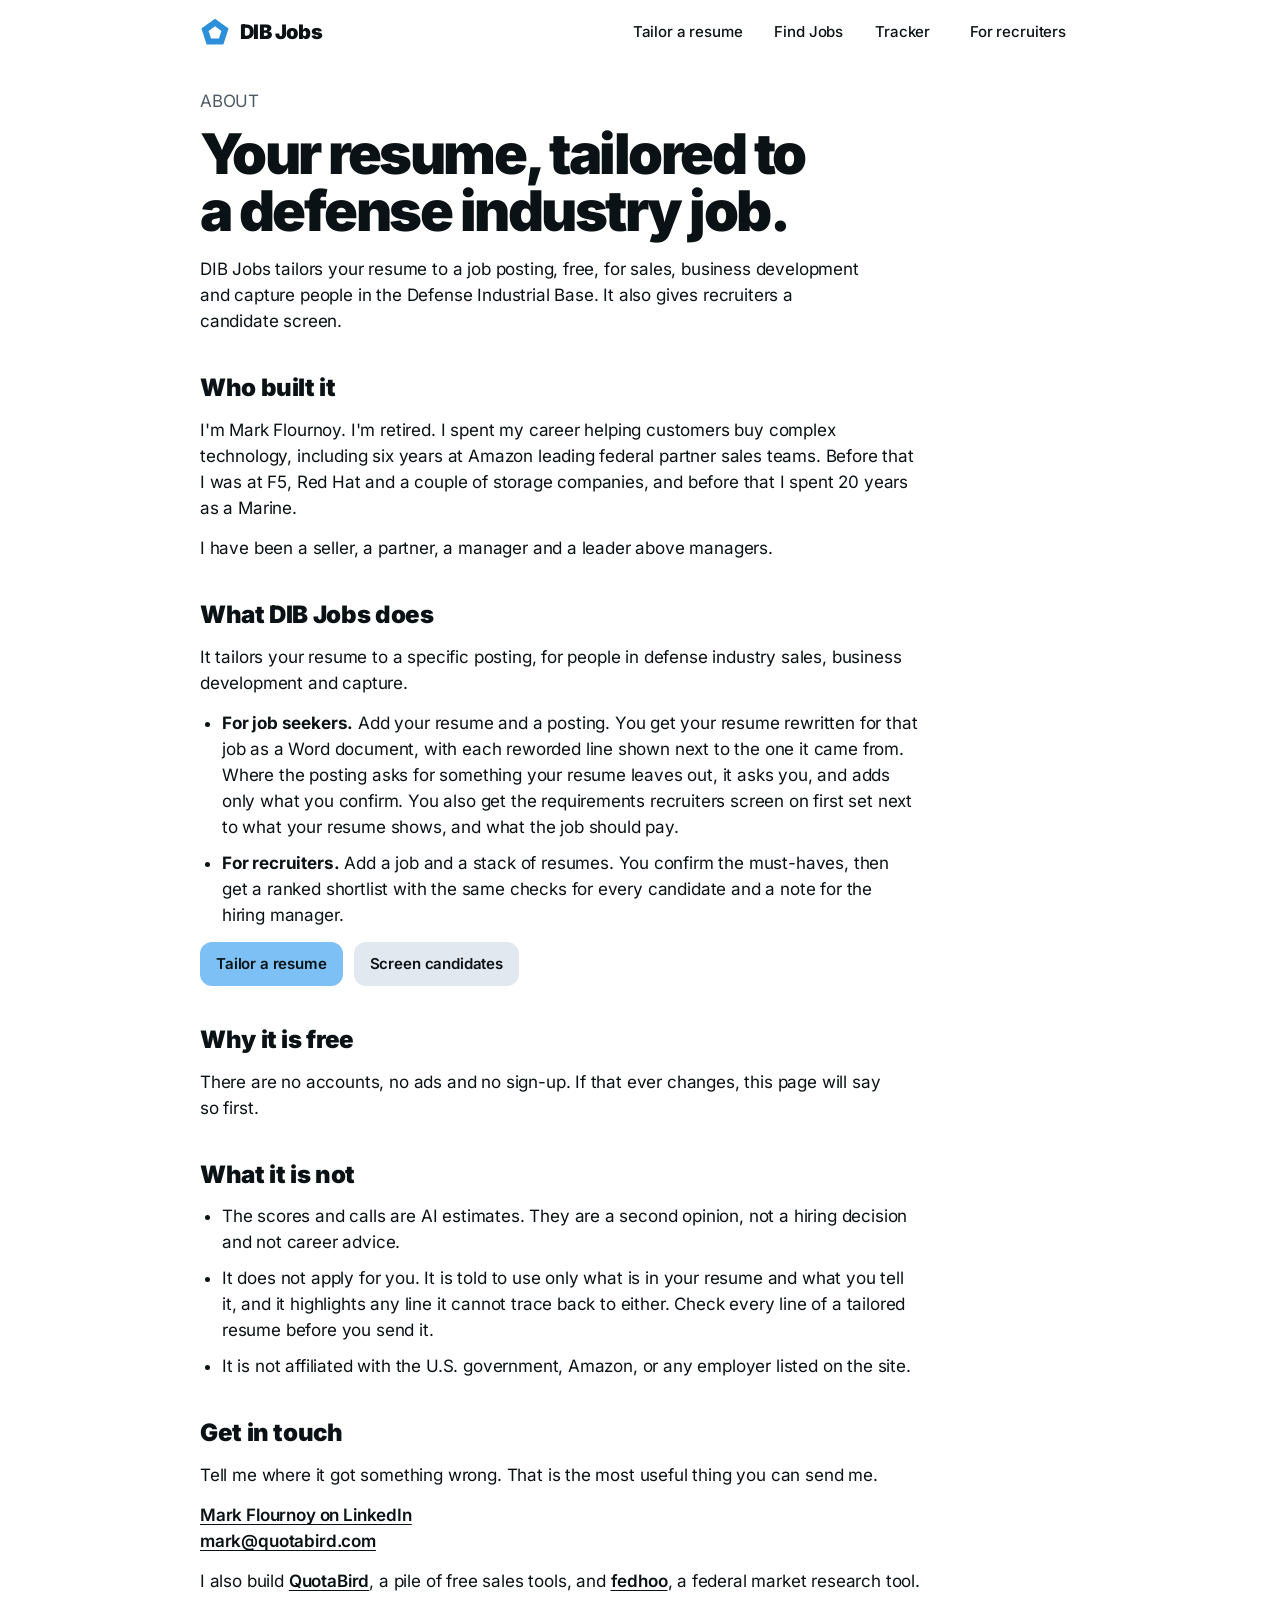
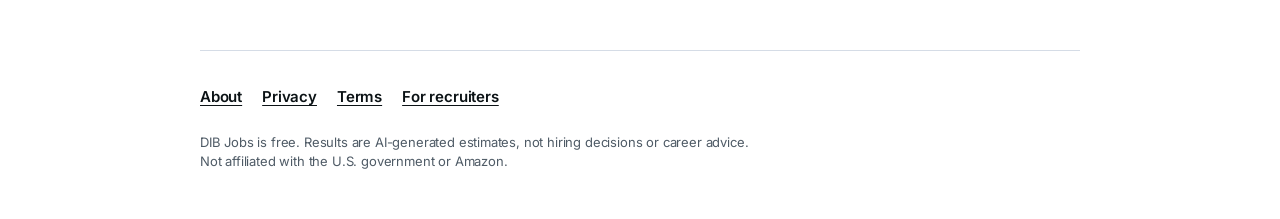
<file: about/index.html>
<!DOCTYPE html>
<html lang="en">
<head>
    <meta charset="UTF-8">
    <meta name="viewport" content="width=device-width, initial-scale=1.0">
    <title>About DIB Jobs</title>
    <meta name="description" content="Who built DIB Jobs, what it does for defense industry job seekers and recruiters, and why it is free.">
    <meta name="theme-color" content="#ffffff">
    <meta name="color-scheme" content="light">
    <link rel="canonical" href="https://dibjobs.com/about/">
    <meta property="og:type" content="website">
    <meta property="og:site_name" content="DIB Jobs">
    <meta property="og:title" content="About DIB Jobs">
    <meta property="og:description" content="Who built DIB Jobs, what it does for defense industry job seekers and recruiters, and why it is free.">
    <meta property="og:url" content="https://dibjobs.com/about/">
    <meta property="og:image" content="https://dibjobs.com/og-dibjobs-2x.png">
    <meta name="twitter:card" content="summary_large_image">
    <!-- Icons -->
    <link rel="icon" href="../favicon.ico" sizes="48x48">
    <link rel="icon" type="image/svg+xml" href="../favicon.svg">
    <link rel="apple-touch-icon" href="../apple-touch-icon.png">
    <link rel="manifest" href="../site.webmanifest">
    <link rel="preload" href="../assets/fonts/inter-latin-wght-normal.woff2" as="font" type="font/woff2" crossorigin>
    <link rel="stylesheet" href="../assets/app.css?v=55">
    <!-- Google tag (gtag.js) -->
    <script async src="https://www.googletagmanager.com/gtag/js?id=G-N10ZLNFZHE"></script>
    <script>
      window.dataLayer = window.dataLayer || [];
      function gtag(){dataLayer.push(arguments);}
      gtag('js', new Date());
      gtag('config', 'G-N10ZLNFZHE');
    </script>
</head>
<body>
<svg xmlns="http://www.w3.org/2000/svg" style="display:none" aria-hidden="true">
    <symbol id="i-chevron" viewBox="0 -960 960 960"><path d="M469-358q-5-2-10-7L261-563q-9-9-8.5-21.5T262-606q9-9 21.5-9t21.5 9l175 176 176-176q9-9 21-8.5t21 9.5q9 9 9 21.5t-9 21.5L501-365q-5 5-10 7t-11 2q-6 0-11-2Z"/></symbol>
</svg>
<div class="app">
<header class="site-header">
    <a class="brand" href="../">
        <svg xmlns="http://www.w3.org/2000/svg" viewBox="0 0 100 100" aria-hidden="true"><path fill="#2b8fd9" d="M50 5.5 95.2 38.3 77.9 91.5H22.1L4.8 38.3z"/><path fill="#fff" d="M50 31 71.4 46.5 63.2 71.7H36.8L28.6 46.5z"/></svg>
        <span class="brand-title">DIB Jobs</span>
    </a>
    <nav class="nav" id="mainTabs" aria-label="Sections">
        <a class="nav-item" href="../">Tailor a resume</a>
        <a class="nav-item" href="../#find">Find Jobs</a>
        <a class="nav-item" href="../#tracker">Tracker</a>
    </nav>
    <button class="nav-toggle" id="navToggle" aria-expanded="false" aria-controls="navMore">Menu<svg class="icon"><use href="#i-chevron"/></svg></button>
    <div class="nav-more" id="navMore">
        <a class="nav-item" href="../screen/">For recruiters</a>
        <a class="nav-item menu-only" href="../about/" aria-current="page">About</a>
        <a class="nav-item menu-only" href="../privacy/">Privacy</a>
        <a class="nav-item menu-only" href="../terms/">Terms</a>
    </div>
</header>

<main>
    <article class="view doc">
        <div class="page-intro">
            <p class="eyebrow">About</p>
            <h1 class="h1">Your resume, tailored to a defense industry job.</h1>
            <p class="lede">DIB Jobs tailors your resume to a job posting, free, for sales, business development and capture people in the Defense Industrial Base. It also gives recruiters a candidate screen.</p>
        </div>
        <section>
            <h2>Who built it</h2>
            <p>I'm Mark Flournoy. I'm retired. I spent my career helping customers buy complex technology, including six years at Amazon leading federal partner sales teams. Before that I was at F5, Red Hat and a couple of storage companies, and before that I spent 20 years as a Marine.</p>
            <p>I have been a seller, a partner, a manager and a leader above managers.</p>
        </section>
        <section>
            <h2>What DIB Jobs does</h2>
            <p>It tailors your resume to a specific posting, for people in defense industry sales, business development and capture.</p>
            <ul>
                <li><strong>For job seekers.</strong> Add your resume and a posting. You get your resume rewritten for that job as a Word document, with each reworded line shown next to the one it came from. Where the posting asks for something your resume leaves out, it asks you, and adds only what you confirm. You also get the requirements recruiters screen on first set next to what your resume shows, and what the job should pay.</li>
                <li><strong>For recruiters.</strong> Add a job and a stack of resumes. You confirm the must-haves, then get a ranked shortlist with the same checks for every candidate and a note for the hiring manager.</li>
            </ul>
            <p><a class="btn primary" href="../">Tailor a resume</a> <a class="btn" href="../screen/">Screen candidates</a></p>
        </section>
        <section>
            <h2>Why it is free</h2>
            <p>There are no accounts, no ads and no sign-up. If that ever changes, this page will say so first.</p>
        </section>
        <section>
            <h2>What it is not</h2>
            <ul>
                <li>The scores and calls are AI estimates. They are a second opinion, not a hiring decision and not career advice.</li>
                <li>It does not apply for you. It is told to use only what is in your resume and what you tell it, and it highlights any line it cannot trace back to either. Check every line of a tailored resume before you send it.</li>
                <li>It is not affiliated with the U.S. government, Amazon, or any employer listed on the site.</li>
            </ul>
        </section>
        <section>
            <h2>Get in touch</h2>
            <p>Tell me where it got something wrong. That is the most useful thing you can send me.</p>
            <p><a href="https://www.linkedin.com/in/markflournoy/" rel="noopener">Mark Flournoy on LinkedIn</a><br><a href="mailto:mark@quotabird.com">mark@quotabird.com</a></p>
            <p>I also build <a href="https://quotabird.com/" rel="noopener">QuotaBird</a>, a pile of free sales tools, and <a href="https://fedhoo.com" rel="noopener">fedhoo</a>, a federal market research tool.</p>
        </section>
    </article>
</main>

<footer class="site-footer">
    <nav class="foot-links" aria-label="About this site">
        <a href="../about/">About</a><a href="../privacy/">Privacy</a><a href="../terms/">Terms</a><a href="../screen/">For recruiters</a>
    </nav>
    <p>DIB Jobs is free. Results are AI-generated estimates, not hiring decisions or career advice.<br>Not affiliated with the U.S. government or Amazon.</p>
</footer>
</div>
<script>
(function(){var n=document.getElementById('navMore'),t=document.getElementById('navToggle');if(!n||!t)return;function s(o){n.classList.toggle('open',o);t.setAttribute('aria-expanded',o?'true':'false');}
t.addEventListener('click',function(){s(!n.classList.contains('open'));});document.addEventListener('click',function(e){if(!e.target.closest('#navToggle, #navMore'))s(false);});document.addEventListener('keydown',function(e){if(e.key==='Escape')s(false);});})();
</script>
</body>
</html>
</file>
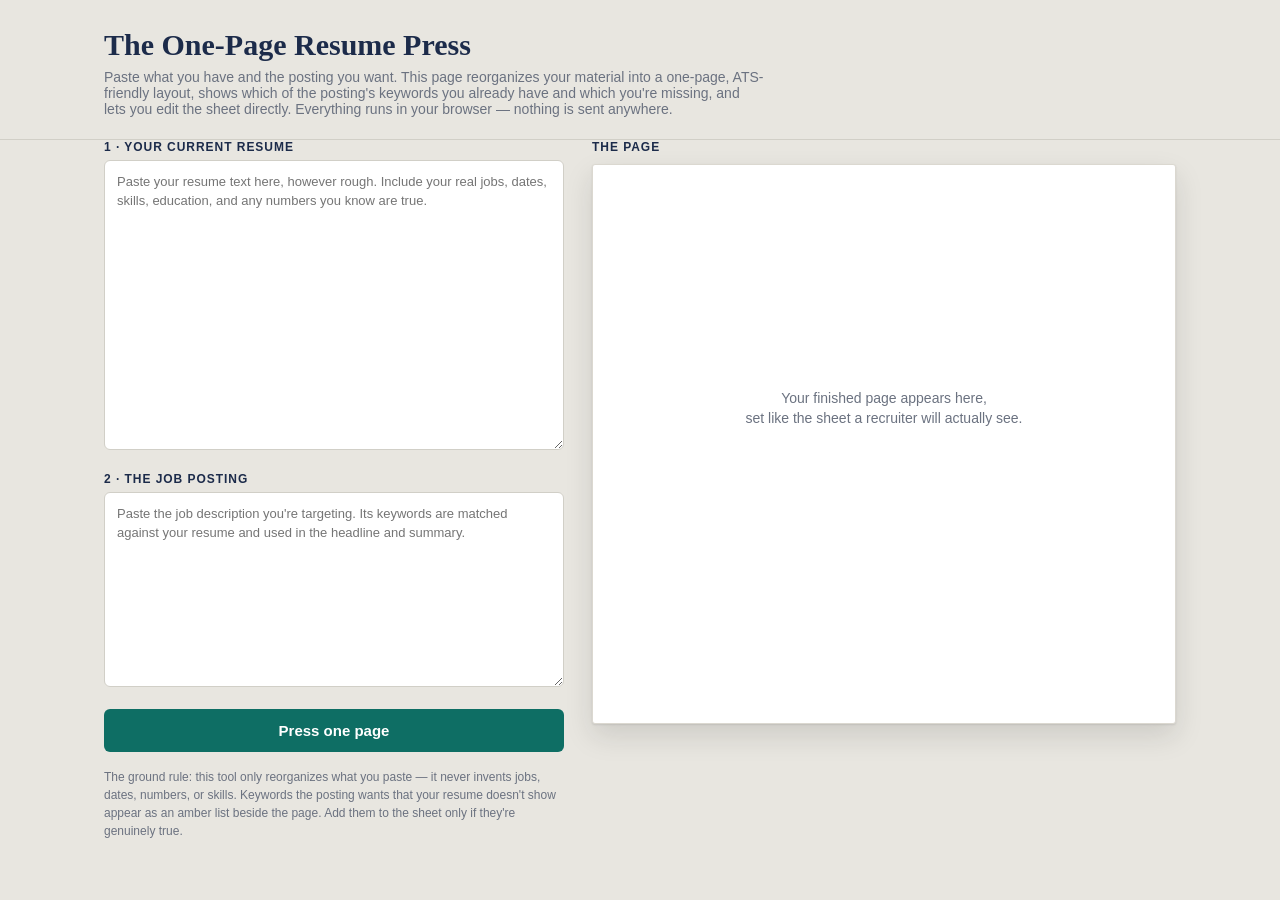
<file: onepage/index.html>
<!DOCTYPE html>
<html lang="en">
<head>
<meta charset="UTF-8">
<meta name="viewport" content="width=device-width, initial-scale=1.0">
<title>The One-Page Resume Press</title>
<style>
  :root {
    --desk:#E8E6E0; --desk-edge:#DBD8D0; --paper:#FFF; --ink:#22262B;
    --navy:#1C2B4A; --faded:#6B7280; --action:#0E6E64; --action-dark:#0A554E;
    --flag:#B45309; --flag-bg:#FDF3E3; --flag-border:#F0D9B5;
    --ok:#166534; --ok-bg:#EDF7EE; --ok-border:#CDE8D0; --line:#D1CFC7;
  }
  * { box-sizing:border-box; }
  body { margin:0; background:var(--desk); color:var(--ink);
    font-family:-apple-system,BlinkMacSystemFont,'Segoe UI',Roboto,Helvetica,Arial,sans-serif; }
  header { border-bottom:1px solid var(--line); }
  .wrap { max-width:1120px; margin:0 auto; padding:0 24px; }
  header .wrap { padding-top:28px; padding-bottom:22px; }
  h1 { font-family:Georgia,'Times New Roman',serif; color:var(--navy);
    font-size:30px; line-height:1.1; margin:0; font-weight:700; }
  .tagline { margin:8px 0 0; color:var(--faded); font-size:14px; max-width:660px; }

  main { display:flex; flex-wrap:wrap; gap:28px; padding-top:24px; padding-bottom:64px; }
  .inputs { flex:1 1 340px; min-width:300px; max-width:460px; }
  .output { flex:1 1 420px; min-width:320px; }

  label { display:block; font-size:12px; font-weight:700; letter-spacing:.08em;
    color:var(--navy); margin:0 0 6px; }
  textarea + label { margin-top:18px; }
  textarea, input[type=text] { width:100%; padding:12px; font-size:13px; line-height:1.45;
    border:1px solid var(--line); border-radius:6px; background:var(--paper); color:var(--ink);
    font-family:inherit; }
  textarea { resize:vertical; }
  textarea:focus, input:focus { outline:2px solid var(--action); outline-offset:0; }

  #generate { margin-top:18px; width:100%; padding:13px 16px; font-size:15px; font-weight:700;
    color:#fff; background:var(--action); border:none; border-radius:6px; cursor:pointer;
    transition:background .12s; }
  #generate:hover { background:var(--action-dark); }

  .error { display:none; margin-top:12px; font-size:13px; color:#991B1B; background:#FEF2F2;
    border:1px solid #FECACA; border-radius:6px; padding:10px 12px; }
  .groundrule { margin-top:16px; font-size:12px; color:var(--faded); line-height:1.5; }

  .sheet-bar { display:flex; align-items:baseline; justify-content:space-between; margin-bottom:10px; }
  .sheet-bar .label { font-size:12px; font-weight:700; letter-spacing:.08em; color:var(--navy); }
  #wordcount { font-size:12px; color:var(--faded); }
  #wordcount.long { color:var(--flag); }

  #sheet { background:var(--paper); border:1px solid var(--desk-edge); border-radius:3px;
    box-shadow:0 1px 2px rgba(30,30,30,.10),0 12px 28px rgba(30,30,30,.13);
    padding:44px 46px; min-height:560px;
    font-family:'Helvetica Neue',Calibri,Arial,sans-serif; font-size:12.5px; line-height:1.42; }
  #sheet:focus { outline:2px dashed var(--action); outline-offset:4px; }
  .placeholder { color:var(--faded); text-align:center; margin-top:180px;
    font-family:-apple-system,BlinkMacSystemFont,'Segoe UI',Roboto,sans-serif; font-size:14px; }
  .r-name { font-weight:700; font-size:1.35em; text-align:center; letter-spacing:.02em; }
  .r-header { font-weight:700; font-size:.82em; letter-spacing:.08em; margin-top:.9em; margin-bottom:.2em; }
  .r-bullet { padding-left:1.1em; text-indent:-.85em; margin-bottom:.12em; }
  .r-center { text-align:center; margin-bottom:.15em; }
  .r-line { margin-bottom:.15em; }
  .r-gap { height:.5em; }
  .editnote { display:none; font-size:12px; color:var(--faded); margin-top:8px; }

  .actions { display:none; gap:10px; margin-top:14px; }
  .actions button { flex:1; padding:11px 14px; font-size:14px; font-weight:600; color:var(--navy);
    background:var(--paper); border:1px solid var(--line); border-radius:6px; cursor:pointer; }
  .actions button:hover { background:#F5F4F0; }

  .flagbox { display:none; border-radius:6px; padding:12px 14px; margin-top:12px; }
  .flagbox ul { margin:0; padding-left:18px; font-size:13px; line-height:1.5; }
  .flagbox li { margin-bottom:4px; }
  .flagbox .flagtitle { font-size:12px; font-weight:700; letter-spacing:.06em; margin-bottom:6px; }
  #matchedBox { background:var(--ok-bg); border:1px solid var(--ok-border); border-left:4px solid var(--ok); }
  #matchedBox .flagtitle { color:var(--ok); }
  #matchedBox .kws { font-size:13px; line-height:1.7; }
  #missingBox, #tipsBox { background:var(--flag-bg); border:1px solid var(--flag-border); border-left:4px solid var(--flag); }
  #missingBox .flagtitle, #tipsBox .flagtitle { color:var(--flag); }
  .kw { display:inline-block; background:rgba(255,255,255,.7); border:1px solid rgba(0,0,0,.08);
    border-radius:4px; padding:1px 7px; margin:0 5px 5px 0; }

  @media print {
    body * { visibility:hidden; }
    #sheet, #sheet * { visibility:visible; }
    #sheet { position:absolute; left:0; top:0; width:100%; box-shadow:none; border:none; }
  }
  @media (prefers-reduced-motion:reduce){ *{transition:none!important;} }
</style>
</head>
<body>

<header>
  <div class="wrap">
    <h1>The One-Page Resume Press</h1>
    <p class="tagline">Paste what you have and the posting you want. This page reorganizes your material into a one-page, ATS-friendly layout, shows which of the posting's keywords you already have and which you're missing, and lets you edit the sheet directly. Everything runs in your browser &mdash; nothing is sent anywhere.</p>
  </div>
</header>

<main class="wrap">
  <section class="inputs">
    <label for="resumeIn">1 &middot; YOUR CURRENT RESUME</label>
    <textarea id="resumeIn" rows="14" placeholder="Paste your resume text here, however rough. Include your real jobs, dates, skills, education, and any numbers you know are true."></textarea>

    <label for="jdIn">2 &middot; THE JOB POSTING</label>
    <textarea id="jdIn" rows="9" placeholder="Paste the job description you're targeting. Its keywords are matched against your resume and used in the headline and summary."></textarea>

    <button id="generate">Press one page</button>
    <p class="error" id="error" role="alert"></p>
    <p class="groundrule">The ground rule: this tool only reorganizes what you paste &mdash; it never invents jobs, dates, numbers, or skills. Keywords the posting wants that your resume doesn't show appear as an amber list beside the page. Add them to the sheet only if they're genuinely true.</p>
  </section>

  <section class="output">
    <div class="sheet-bar">
      <span class="label">THE PAGE</span>
      <span id="wordcount"></span>
    </div>
    <div id="sheet"><div class="placeholder">Your finished page appears here,<br>set like the sheet a recruiter will actually see.</div></div>
    <p class="editnote" id="editnote">Click anywhere on the sheet to edit it directly. Reword the summary, trim bullets, fix anything &mdash; then copy or print.</p>
    <div class="actions" id="actions">
      <button id="copyBtn">Copy text</button>
      <button id="printBtn">Print / save PDF</button>
    </div>

    <div class="flagbox" id="matchedBox">
      <div class="flagtitle">KEYWORDS YOU ALREADY MATCH</div>
      <div class="kws" id="matchedList"></div>
    </div>
    <div class="flagbox" id="missingBox">
      <div class="flagtitle">THE POSTING ASKS FOR THESE &mdash; ADD ONLY IF TRUE</div>
      <div class="kws" id="missingList"></div>
    </div>
    <div class="flagbox" id="tipsBox">
      <div class="flagtitle">BEFORE YOU SEND</div>
      <ul id="tipsList"></ul>
    </div>
  </section>
</main>

<script>
"use strict";
const $ = id => document.getElementById(id);

/* ---------------- skill lexicon for keyword matching ---------------- */
const LEXICON = [
  // IT / support
  "windows 10","windows 11","windows","macos","linux","ios","android","ipados","chrome os",
  "microsoft 365","office 365","m365","outlook","excel","word","powerpoint","teams","sharepoint","onedrive",
  "active directory","azure ad","entra id","group policy","intune","sccm","mdm","jamf",
  "help desk","service desk","desktop support","technical support","it support","field support",
  "ticketing","servicenow","zendesk","jira","freshdesk","remedy","ticket management",
  "remote support","remote desktop","rdp","vpn","teamviewer","first contact resolution","first-contact resolution",
  "troubleshooting","hardware","printers","printer support","peripherals","imaging","pc imaging","deployment",
  "tcp/ip","dns","dhcp","lan","wan","wi-fi","wifi","ethernet","networking","network troubleshooting","cabling",
  "escalation","sla","documentation","end user support","customer service","phone support","password resets",
  "comptia a+","network+","security+","itil","ccna","google it support",
  // software / data
  "python","java","javascript","typescript","sql","postgresql","mysql","c#","c++","html","css","react","node",
  "git","github","gitlab","powershell","bash","api","rest","excel formulas","vba","tableau","power bi",
  "data entry","data analysis","reporting","quickbooks","salesforce","crm","erp","sap",
  // pm / business
  "project management","program management","pmp","agile","scrum","kanban","stakeholder management",
  "budget","forecasting","scheduling","risk management","process improvement","vendor management",
  "cross-functional","kpis","training","onboarding","procurement","compliance","quality assurance",
  // defense / cleared
  "dod","navair","niwc","secret clearance","top secret","ts/sci","rmf","emass","ato","cybersecurity",
  "information assurance","acquisition","test and evaluation","t&e","systems integration","link-16",
  "unmanned systems","uas","spectrum","fedramp","nist","dfars","far",
  // healthcare / admin / general
  "scheduling","medical records","hipaa","patient","billing","payroll","inventory","logistics","warehouse",
  "forklift","cdl","osha","food safety","pos","retail","cash handling","bilingual","spanish",
  "communication","teamwork","leadership","time management","problem solving","attention to detail"
];

const STOP = new Set(("a,an,the,and,or,but,of,to,in,on,for,with,as,by,at,from,is,are,was,were,be,been,being,this,that,these,those,you,your,we,our,us,they,their,it,its,will,shall,may,can,could,would,should,must,have,has,had,do,does,did,not,no,yes,if,then,than,so,such,other,into,about,over,under,between,per,each,all,any,some,more,most,least,within,across,including,etc,eg,ie,role,job,position,candidate,applicant,work,working,team,company,required,requirements,preferred,qualifications,responsibilities,duties,ability,able,strong,excellent,good,great,years,year,experience,plus,bonus,benefits,salary,location,remote,onsite,hybrid,apply,description,summary,seeking,looking,join,us,who,what,when,where,how,degree,equivalent,related,relevant,knowledge,skills,skill,new,day,daily,provide,providing,support,supporting,ensure,ensuring,perform,performing,assist,assisting,help,helping,maintain,maintaining,manage,managing,including,using,use,used").split(","));

/* ---------------- parsing helpers ---------------- */
const SECTION_MAP = [
  { key:"summary", re:/^(professional\s+summary|summary|objective|profile|about\s*me?)\b/i },
  { key:"skills", re:/^(technical\s+skills|core\s+(skills|competencies|expertise)|skills?|areas?\s+of\s+expertise|expertise|technologies)\b/i },
  { key:"experience", re:/^(professional\s+experience|work\s+experience|experience|employment(\s+history)?|relevant\s+experience|work\s+history|employment\s+and\s+volunteer.*)\b/i },
  { key:"education", re:/^(education|academic|degrees?)\b/i },
  { key:"certifications", re:/^(certifications?( and licenses)?|licenses?( and certifications?)?|credentials|professional\s+development)\b/i },
  { key:"projects", re:/^(projects?|technical\s+projects|software\s+development|portfolio)\b/i },
  { key:"achievements", re:/^(achievements?|awards?|honors?|accomplishments|activities|volunteer(ing)?(\s+service)?)\b/i },
  { key:"references", re:/^references?\b/i }
];

function detectSection(line){
  const t = line.trim();
  if (t.length > 48) return null;
  const bare = t.replace(/[:\-–—_]+$/,"").trim();
  for (const s of SECTION_MAP) if (s.re.test(bare)) return s.key;
  // an ALL-CAPS short line is very likely a header even if unrecognized
  if (bare === bare.toUpperCase() && /[A-Z]{3}/.test(bare) && bare.split(/\s+/).length <= 5) return "other:"+bare;
  return null;
}

function normalizeBullet(line){
  return line.replace(/^\s*[•·▪◦*\-–—>]+\s*/,"").trim();
}
const isBulletLine = l => /^\s*[•·▪◦*\-–—>]\s+/.test(l);

function parseResume(text){
  const lines = text.replace(/\r/g,"").split("\n");
  const r = { name:"", contact:[], sections:{}, order:[], raw:text };

  // contact bits from anywhere
  const email = text.match(/[\w.+-]+@[\w-]+\.[\w.]+/);
  const phone = text.match(/(\(?\d{3}\)?[\s.\-]?\d{3}[\s.\-]?\d{4})/);
  const linkedin = text.match(/linkedin\.com\/[\w\/\-]+/i);
  const github = text.match(/github\.com\/[\w\/\-]+/i);
  const loc = text.match(/([A-Z][a-zA-Z.\s]+,\s*(?:[A-Z]{2}|[A-Z][a-z]+))\b/);

  // name: first non-empty line that isn't contact info
  for (const l of lines){
    const t = l.trim();
    if (!t) continue;
    if (/@|linkedin|github|\d{3}[\s.\-]\d{3}/.test(t)) continue;
    r.name = t.replace(/\s{2,}/g," ");
    break;
  }
  if (loc) r.contact.push(loc[1].trim());
  if (phone) r.contact.push(phone[1].trim());
  if (email) r.contact.push(email[0].trim());
  if (linkedin) r.contact.push(linkedin[0].trim());
  if (github) r.contact.push(github[0].trim());
  if (!phone) r.contact.splice(loc?1:0,0,"[Phone]");
  if (!email) r.contact.push("[Email]");

  // section split
  let cur = "preamble";
  r.sections[cur] = [];
  for (const l of lines){
    const t = l.trim();
    if (!t){ r.sections[cur].push(""); continue; }
    const sec = detectSection(t);
    if (sec){
      cur = sec;
      if (!r.sections[cur]){ r.sections[cur] = []; r.order.push(cur); }
      continue;
    }
    r.sections[cur].push(t);
  }
  return r;
}

/* ---------------- job description analysis ---------------- */
function extractJDKeywords(jd){
  const low = " " + jd.toLowerCase().replace(/[\u2013\u2014]/g,"-") + " ";
  const found = [];
  for (const k of LEXICON){
    const esc = k.replace(/[+.^$*?()\[\]{}|\\\/]/g, "\\$&");
    if (new RegExp("[^a-z0-9]"+esc+"[^a-z0-9]").test(low)) found.push(k);
  }
  // acronyms in the JD (2-6 caps) not already caught
  const acr = jd.match(/\b[A-Z][A-Z0-9]{1,5}\b/g) || [];
  const seen = new Set(found.map(f=>f.toLowerCase()));
  for (const a of acr){
    const al = a.toLowerCase();
    if (!seen.has(al) && !STOP.has(al) && !/^\d+$/.test(a) && !["AND","THE","FOR","YOU","OUR","ALL","PTO","EOE","LLC","INC","USA","EST","PST"].includes(a)){
      seen.add(al); found.push(a);
    }
  }
  // repeated meaningful words (appear 3+ times)
  const counts = {};
  for (const w of low.split(/[^a-z0-9+#\/.\-]+/)){
    if (w.length < 4 || STOP.has(w)) continue;
    counts[w] = (counts[w]||0)+1;
  }
  for (const [w,c] of Object.entries(counts)){
    if (c >= 3 && !seen.has(w)){ seen.add(w); found.push(w); }
  }
  return found.slice(0, 40);
}

function jdTitle(jd){
  for (const l of jd.split("\n")){
    const t = l.trim();
    if (t && t.length < 70 && !/^https?:/.test(t)) return t.replace(/\s*\(.*\)\s*$/,"");
  }
  return "";
}

/* ---------------- output assembly ---------------- */
function titleCase(s){ return s.replace(/\b\w/g, c=>c.toUpperCase()).replace(/\b(And|Or|Of|The|A|An|In|On|For|To|With)\b/g, m=>m.toLowerCase()); }

function buildOutput(parsed, jd){
  const jdKw = jd ? extractJDKeywords(jd) : [];
  const resumeLow = parsed.raw.toLowerCase();
  const matched = [], missing = [];
  for (const k of jdKw){
    const esc = k.toLowerCase().replace(/[+.^$*?()\[\]{}|\\\/]/g, "\\$&");
    (new RegExp("(^|[^a-z0-9])"+esc+"($|[^a-z0-9])").test(resumeLow) ? matched : missing).push(k);
  }

  const L = [];
  L.push(parsed.name || "[YOUR NAME]");
  L.push(parsed.contact.join(" | "));

  // headline: JD title + up to 3 role-ish matched keywords
  const roleWords = matched.filter(k=>/support|desk|technician|analyst|manager|engineer|specialist|administrator|developer|coordinator/.test(k));
  const head = [];
  const jt = jdTitle(jd||"");
  if (jt) head.push(titleCase(jt));
  for (const rw of roleWords){ if (head.length>=4) break; const tc=titleCase(rw); if(!head.some(h=>h.toLowerCase()===tc.toLowerCase())) head.push(tc); }
  if (head.length) L.push(head.join(" | "));
  L.push("");

  // summary: keep theirs if present, else draft from matched keywords
  L.push("PROFESSIONAL SUMMARY");
  const ownSummary = (parsed.sections.summary||[]).filter(Boolean).join(" ");
  if (ownSummary){
    L.push(ownSummary);
  } else {
    const top = matched.slice(0,6).map(titleCase);
    L.push("[Edit me] Professional with hands-on experience in " +
      (top.slice(0,3).join(", ") || "your strongest areas") +
      (top.length>3 ? ", plus " + top.slice(3).join(", ") : "") +
      (jt ? ". Seeking a " + titleCase(jt) + " role where reliability and strong communication add immediate value." :
            ". Known for reliability, clear communication, and follow-through."));
  }
  L.push("");

  // skills: their skills lines, cleaned; prepend matched JD terms not already present
  L.push("CORE SKILLS");
  const skillLines = (parsed.sections.skills||[]).filter(Boolean).map(normalizeBullet);
  const skillsText = skillLines.join(", ");
  const extraMatched = matched.filter(k => !new RegExp(k.replace(/[+.^$*?()\[\]{}|\\\/]/g,"\\$&"),"i").test(skillsText)).map(titleCase);
  if (extraMatched.length) L.push("Matched to this posting: " + extraMatched.join(", "));
  if (skillLines.length){
    // compress: join single-word lines into one row, keep labeled lines intact
    const labeled = skillLines.filter(s=>s.includes(":"));
    const loose = skillLines.filter(s=>!s.includes(":"));
    for (const s of labeled) L.push(s);
    if (loose.length) L.push(loose.join(", "));
  }
  L.push("");

  // experience: pass through with normalized bullets
  L.push("PROFESSIONAL EXPERIENCE");
  const exp = parsed.sections.experience || [];
  let anyExp = false;
  for (const raw of exp){
    if (!raw){ continue; }
    if (isBulletLine(raw)){ L.push("\u2022 " + normalizeBullet(raw)); }
    else { if(anyExp) L.push(""); L.push(raw); }
    anyExp = true;
  }
  if (!anyExp) L.push("[Paste included no experience section this tool could find \u2014 add roles here as: Title \u2014 Company | Dates, then \u2022 bullets]");
  L.push("");

  // education / certs / projects / achievements, compressed
  const passthrough = (key, header) => {
    const sec = (parsed.sections[key]||[]).filter(Boolean);
    if (!sec.length) return;
    L.push(header);
    for (const s of sec){
      L.push(isBulletLine(s) ? "\u2022 " + normalizeBullet(s) : s);
    }
    L.push("");
  };
  passthrough("education","EDUCATION");
  passthrough("certifications","CERTIFICATIONS");
  passthrough("projects","PROJECTS");
  passthrough("achievements","ACHIEVEMENTS");

  while (L.length && L[L.length-1]==="") L.pop();
  return { text: L.join("\n"), matched, missing };
}

/* ---------------- render ---------------- */
function renderResume(text){
  const sheet = $("sheet");
  sheet.innerHTML = "";
  text.split("\n").forEach((raw,i)=>{
    const line = raw.replace(/\s+$/,"");
    const div = document.createElement("div");
    if (line.trim()===""){ div.className="r-gap"; }
    else if (i===0){ div.className="r-name"; div.textContent=line; }
    else if (line===line.toUpperCase() && /[A-Z]/.test(line) && line.length<60 && !line.includes("\u2022") && !line.includes("|")){
      div.className="r-header"; div.textContent=line;
    }
    else if (line.trim().startsWith("\u2022")){ div.className="r-bullet"; div.textContent=line.trim(); }
    else if (i<=3 && line.includes("|")){ div.className="r-center"; div.textContent=line; }
    else { div.className="r-line"; div.textContent=line; }
    sheet.appendChild(div);
  });
  sheet.contentEditable = "true";
  sheet.spellcheck = true;
}

function renderKw(id, boxId, items){
  const box=$(boxId), el=$(id);
  el.innerHTML="";
  if (items.length){
    items.forEach(k=>{ const s=document.createElement("span"); s.className="kw"; s.textContent=titleCase(k); el.appendChild(s); });
    box.style.display="block";
  } else box.style.display="none";
}

function sheetText(){
  const out=[];
  $("sheet").childNodes.forEach(n=>{
    if (n.classList && n.classList.contains("r-gap")) out.push("");
    else out.push(n.textContent);
  });
  return out.join("\n");
}

function updateCount(){
  const wc = sheetText().trim().split(/\s+/).filter(Boolean).length;
  const el=$("wordcount");
  el.textContent = wc + " words " + (wc>480 ? "\u00b7 running long, consider a trim" : "\u00b7 fits one page");
  el.className = wc>480 ? "long" : "";
}

function showError(m){ const e=$("error"); e.textContent=m; e.style.display=m?"block":"none"; }

/* ---------------- events ---------------- */
$("generate").addEventListener("click", ()=>{
  const resume = $("resumeIn").value.trim();
  const jd = $("jdIn").value.trim();
  if (!resume){ showError("Paste your current resume first. That text is the only source this tool works from."); return; }
  showError("");
  const parsed = parseResume(resume);
  const out = buildOutput(parsed, jd);
  renderResume(out.text);
  renderKw("matchedList","matchedBox", out.matched);
  renderKw("missingList","missingBox", out.missing);

  const tips = [];
  if (out.text.includes("[Edit me]")) tips.push("The summary is a starter draft \u2014 click the sheet and rewrite it in your own words.");
  if (out.text.includes("[Phone]") || out.text.includes("[Email]")) tips.push("Fill in the [Phone] / [Email] placeholders on the contact line.");
  tips.push("Every line must be true and defensible in an interview. Cut anything you can't back up with a story.");
  if (out.missing.length) tips.push("Only add the amber keywords to the sheet if you genuinely have that experience \u2014 otherwise they're interview landmines.");
  tips.push("When pasting into Word: single column, standard font (Calibri or Arial, 10\u201312pt), no tables or text boxes, and save as .docx or PDF.");
  const tl=$("tipsList"); tl.innerHTML="";
  tips.forEach(t=>{ const li=document.createElement("li"); li.textContent=t; tl.appendChild(li); });
  $("tipsBox").style.display="block";

  $("actions").style.display="flex";
  $("editnote").style.display="block";
  updateCount();
});

$("sheet").addEventListener("input", updateCount);

$("copyBtn").addEventListener("click", async ()=>{
  try {
    await navigator.clipboard.writeText(sheetText());
    const b=$("copyBtn"); b.textContent="Copied"; setTimeout(()=>b.textContent="Copy text",2000);
  } catch {
    showError("Copy failed. Select the sheet text and copy it manually.");
  }
});

$("printBtn").addEventListener("click", ()=>window.print());
</script>
</body>
</html>
</file>
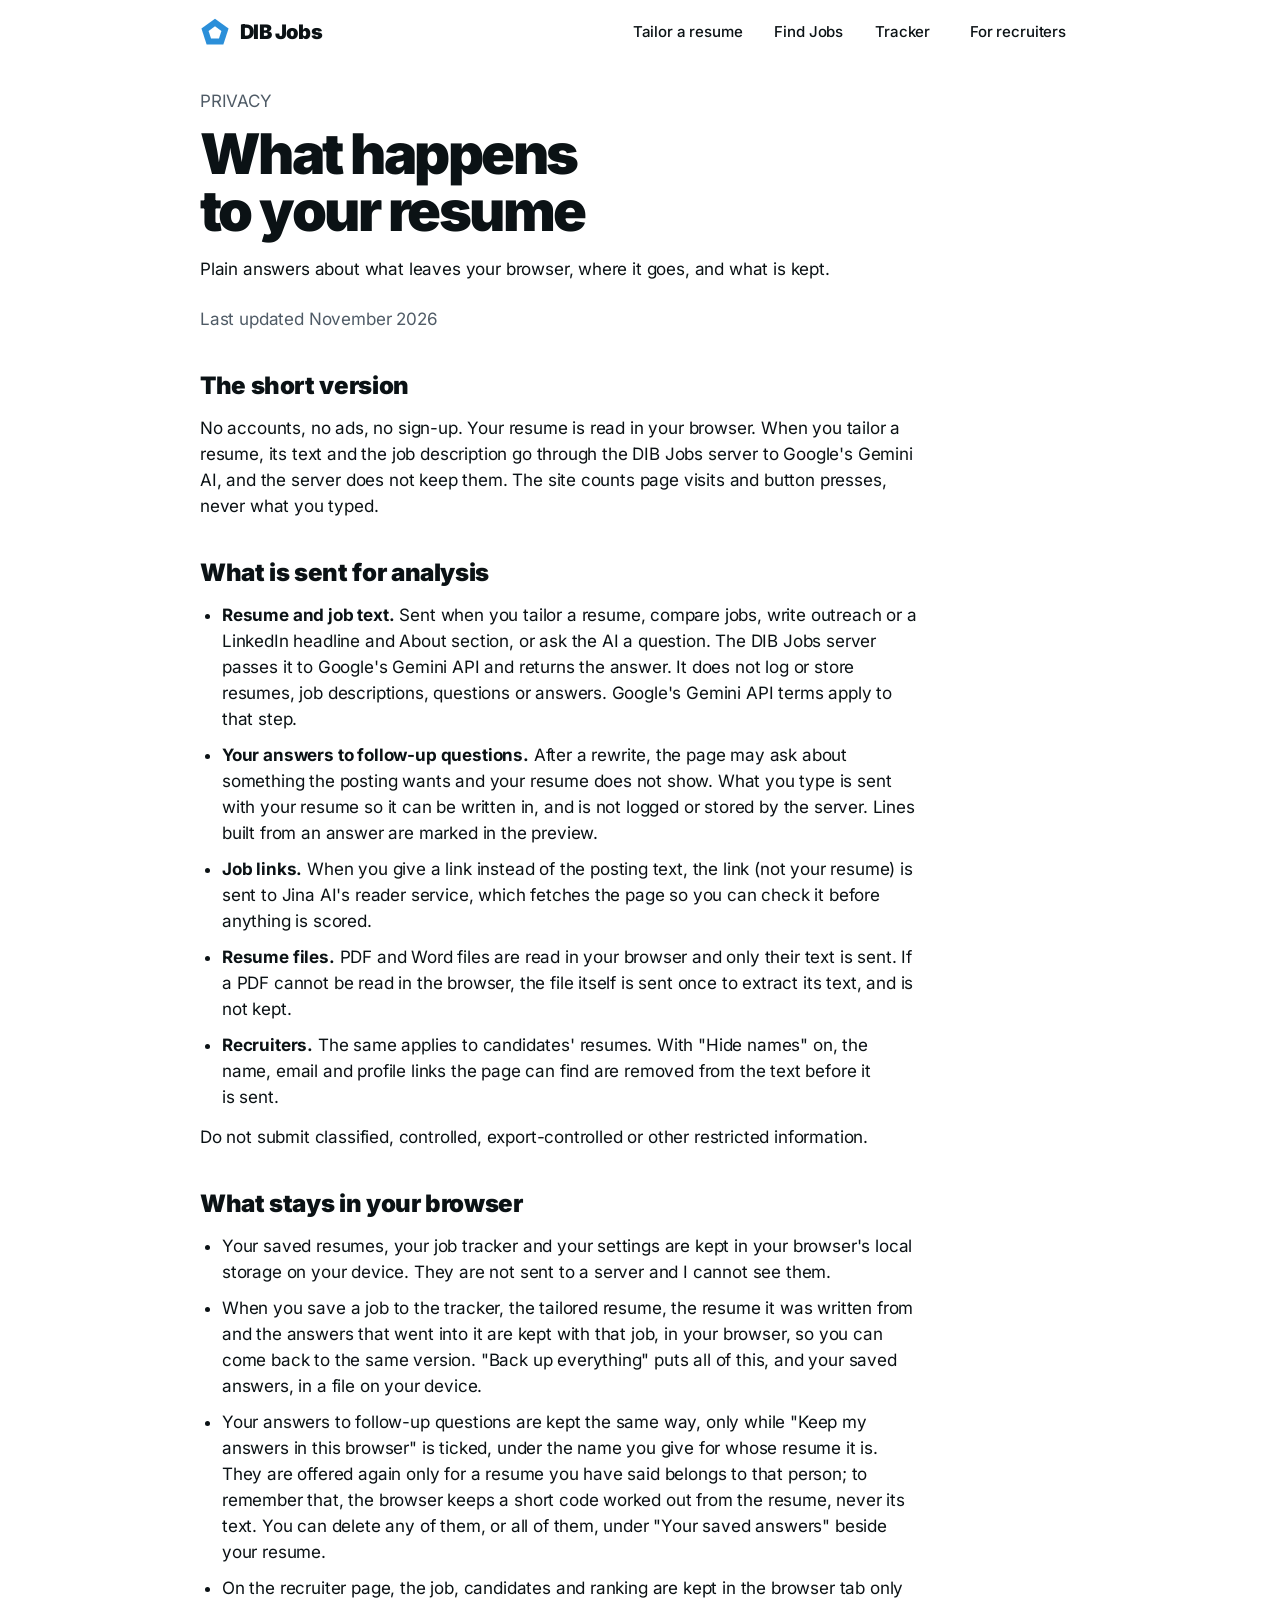
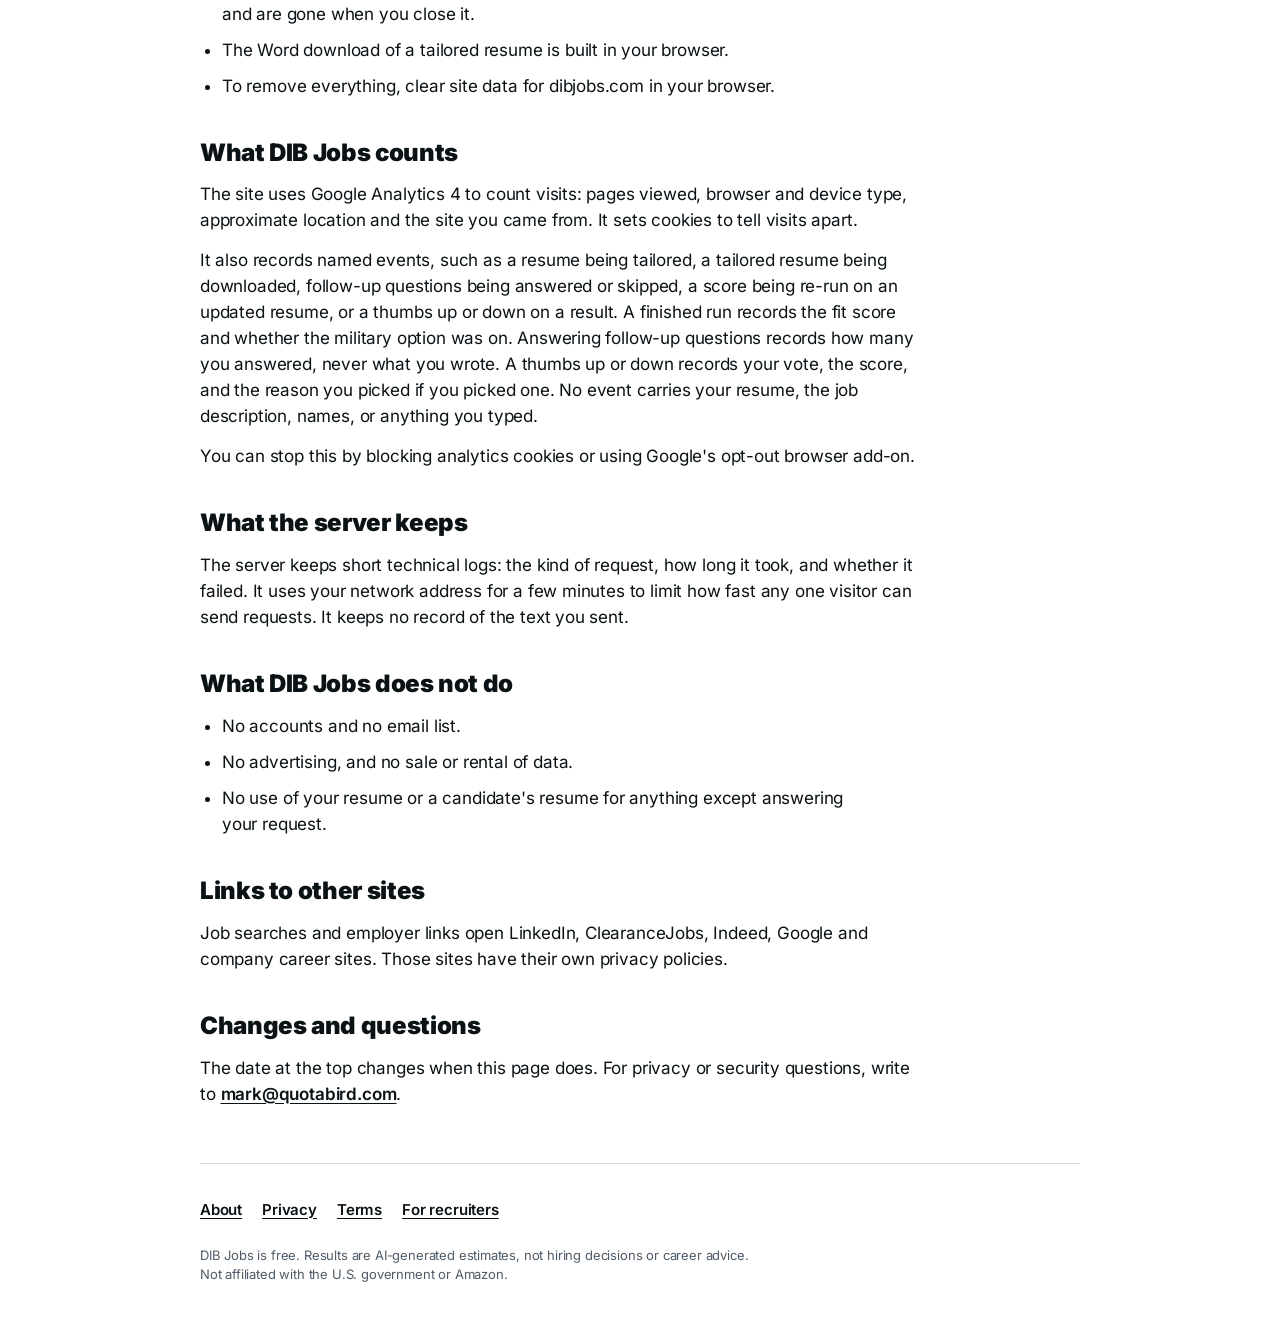
<file: privacy/index.html>
<!DOCTYPE html>
<html lang="en">
<head>
    <meta charset="UTF-8">
    <meta name="viewport" content="width=device-width, initial-scale=1.0">
    <title>Privacy: DIB Jobs</title>
    <meta name="description" content="What DIB Jobs sends for analysis, what stays in your browser, and what it counts.">
    <meta name="theme-color" content="#ffffff">
    <meta name="color-scheme" content="light">
    <link rel="canonical" href="https://dibjobs.com/privacy/">
    <meta property="og:type" content="website">
    <meta property="og:site_name" content="DIB Jobs">
    <meta property="og:title" content="Privacy: DIB Jobs">
    <meta property="og:description" content="What DIB Jobs sends for analysis, what stays in your browser, and what it counts.">
    <meta property="og:url" content="https://dibjobs.com/privacy/">
    <meta property="og:image" content="https://dibjobs.com/og-dibjobs-2x.png">
    <meta name="twitter:card" content="summary_large_image">
    <!-- Icons -->
    <link rel="icon" href="../favicon.ico" sizes="48x48">
    <link rel="icon" type="image/svg+xml" href="../favicon.svg">
    <link rel="apple-touch-icon" href="../apple-touch-icon.png">
    <link rel="manifest" href="../site.webmanifest">
    <link rel="preload" href="../assets/fonts/inter-latin-wght-normal.woff2" as="font" type="font/woff2" crossorigin>
    <link rel="stylesheet" href="../assets/app.css?v=55">
    <!-- Google tag (gtag.js) -->
    <script async src="https://www.googletagmanager.com/gtag/js?id=G-N10ZLNFZHE"></script>
    <script>
      window.dataLayer = window.dataLayer || [];
      function gtag(){dataLayer.push(arguments);}
      gtag('js', new Date());
      gtag('config', 'G-N10ZLNFZHE');
    </script>
</head>
<body>
<svg xmlns="http://www.w3.org/2000/svg" style="display:none" aria-hidden="true">
    <symbol id="i-chevron" viewBox="0 -960 960 960"><path d="M469-358q-5-2-10-7L261-563q-9-9-8.5-21.5T262-606q9-9 21.5-9t21.5 9l175 176 176-176q9-9 21-8.5t21 9.5q9 9 9 21.5t-9 21.5L501-365q-5 5-10 7t-11 2q-6 0-11-2Z"/></symbol>
</svg>
<div class="app">
<header class="site-header">
    <a class="brand" href="../">
        <svg xmlns="http://www.w3.org/2000/svg" viewBox="0 0 100 100" aria-hidden="true"><path fill="#2b8fd9" d="M50 5.5 95.2 38.3 77.9 91.5H22.1L4.8 38.3z"/><path fill="#fff" d="M50 31 71.4 46.5 63.2 71.7H36.8L28.6 46.5z"/></svg>
        <span class="brand-title">DIB Jobs</span>
    </a>
    <nav class="nav" id="mainTabs" aria-label="Sections">
        <a class="nav-item" href="../">Tailor a resume</a>
        <a class="nav-item" href="../#find">Find Jobs</a>
        <a class="nav-item" href="../#tracker">Tracker</a>
    </nav>
    <button class="nav-toggle" id="navToggle" aria-expanded="false" aria-controls="navMore">Menu<svg class="icon"><use href="#i-chevron"/></svg></button>
    <div class="nav-more" id="navMore">
        <a class="nav-item" href="../screen/">For recruiters</a>
        <a class="nav-item menu-only" href="../about/">About</a>
        <a class="nav-item menu-only" href="../privacy/" aria-current="page">Privacy</a>
        <a class="nav-item menu-only" href="../terms/">Terms</a>
    </div>
</header>

<main>
    <article class="view doc">
        <div class="page-intro">
            <p class="eyebrow">Privacy</p>
            <h1 class="h1">What happens to your resume</h1>
            <p class="lede">Plain answers about what leaves your browser, where it goes, and what is kept.</p>
        </div>
        <p class="doc-date">Last updated November 2026</p>
        <section>
            <h2>The short version</h2>
            <p>No accounts, no ads, no sign-up. Your resume is read in your browser. When you tailor a resume, its text and the job description go through the DIB Jobs server to Google's Gemini AI, and the server does not keep them. The site counts page visits and button presses, never what you typed.</p>
        </section>
        <section>
            <h2>What is sent for analysis</h2>
            <ul>
                <li><strong>Resume and job text.</strong> Sent when you tailor a resume, compare jobs, write outreach or a LinkedIn headline and About section, or ask the AI a question. The DIB Jobs server passes it to Google's Gemini API and returns the answer. It does not log or store resumes, job descriptions, questions or answers. Google's Gemini API terms apply to that step.</li>
                <li><strong>Your answers to follow-up questions.</strong> After a rewrite, the page may ask about something the posting wants and your resume does not show. What you type is sent with your resume so it can be written in, and is not logged or stored by the server. Lines built from an answer are marked in the preview.</li>
                <li><strong>Job links.</strong> When you give a link instead of the posting text, the link (not your resume) is sent to Jina AI's reader service, which fetches the page so you can check it before anything is scored.</li>
                <li><strong>Resume files.</strong> PDF and Word files are read in your browser and only their text is sent. If a PDF cannot be read in the browser, the file itself is sent once to extract its text, and is not kept.</li>
                <li><strong>Recruiters.</strong> The same applies to candidates' resumes. With "Hide names" on, the name, email and profile links the page can find are removed from the text before it is sent.</li>
            </ul>
            <p>Do not submit classified, controlled, export-controlled or other restricted information.</p>
        </section>
        <section>
            <h2>What stays in your browser</h2>
            <ul>
                <li>Your saved resumes, your job tracker and your settings are kept in your browser's local storage on your device. They are not sent to a server and I cannot see them.</li>
                <li>When you save a job to the tracker, the tailored resume, the resume it was written from and the answers that went into it are kept with that job, in your browser, so you can come back to the same version. "Back up everything" puts all of this, and your saved answers, in a file on your device.</li>
                <li>Your answers to follow-up questions are kept the same way, only while "Keep my answers in this browser" is ticked, under the name you give for whose resume it is. They are offered again only for a resume you have said belongs to that person; to remember that, the browser keeps a short code worked out from the resume, never its text. You can delete any of them, or all of them, under "Your saved answers" beside your resume.</li>
                <li>On the recruiter page, the job, candidates and ranking are kept in the browser tab only and are gone when you close it.</li>
                <li>The Word download of a tailored resume is built in your browser.</li>
                <li>To remove everything, clear site data for dibjobs.com in your browser.</li>
            </ul>
        </section>
        <section>
            <h2>What DIB Jobs counts</h2>
            <p>The site uses Google Analytics 4 to count visits: pages viewed, browser and device type, approximate location and the site you came from. It sets cookies to tell visits apart.</p>
            <p>It also records named events, such as a resume being tailored, a tailored resume being downloaded, follow-up questions being answered or skipped, a score being re-run on an updated resume, or a thumbs up or down on a result. A finished run records the fit score and whether the military option was on. Answering follow-up questions records how many you answered, never what you wrote. A thumbs up or down records your vote, the score, and the reason you picked if you picked one. No event carries your resume, the job description, names, or anything you typed.</p>
            <p>You can stop this by blocking analytics cookies or using Google's opt-out browser add-on.</p>
        </section>
        <section>
            <h2>What the server keeps</h2>
            <p>The server keeps short technical logs: the kind of request, how long it took, and whether it failed. It uses your network address for a few minutes to limit how fast any one visitor can send requests. It keeps no record of the text you sent.</p>
        </section>
        <section>
            <h2>What DIB Jobs does not do</h2>
            <ul>
                <li>No accounts and no email list.</li>
                <li>No advertising, and no sale or rental of data.</li>
                <li>No use of your resume or a candidate's resume for anything except answering your request.</li>
            </ul>
        </section>
        <section>
            <h2>Links to other sites</h2>
            <p>Job searches and employer links open LinkedIn, ClearanceJobs, Indeed, Google and company career sites. Those sites have their own privacy policies.</p>
        </section>
        <section>
            <h2>Changes and questions</h2>
            <p>The date at the top changes when this page does. For privacy or security questions, write to <a href="mailto:mark@quotabird.com">mark@quotabird.com</a>.</p>
        </section>
    </article>
</main>

<footer class="site-footer">
    <nav class="foot-links" aria-label="About this site">
        <a href="../about/">About</a><a href="../privacy/">Privacy</a><a href="../terms/">Terms</a><a href="../screen/">For recruiters</a>
    </nav>
    <p>DIB Jobs is free. Results are AI-generated estimates, not hiring decisions or career advice.<br>Not affiliated with the U.S. government or Amazon.</p>
</footer>
</div>
<script>
(function(){var n=document.getElementById('navMore'),t=document.getElementById('navToggle');if(!n||!t)return;function s(o){n.classList.toggle('open',o);t.setAttribute('aria-expanded',o?'true':'false');}
t.addEventListener('click',function(){s(!n.classList.contains('open'));});document.addEventListener('click',function(e){if(!e.target.closest('#navToggle, #navMore'))s(false);});document.addEventListener('keydown',function(e){if(e.key==='Escape')s(false);});})();
</script>
</body>
</html>
</file>
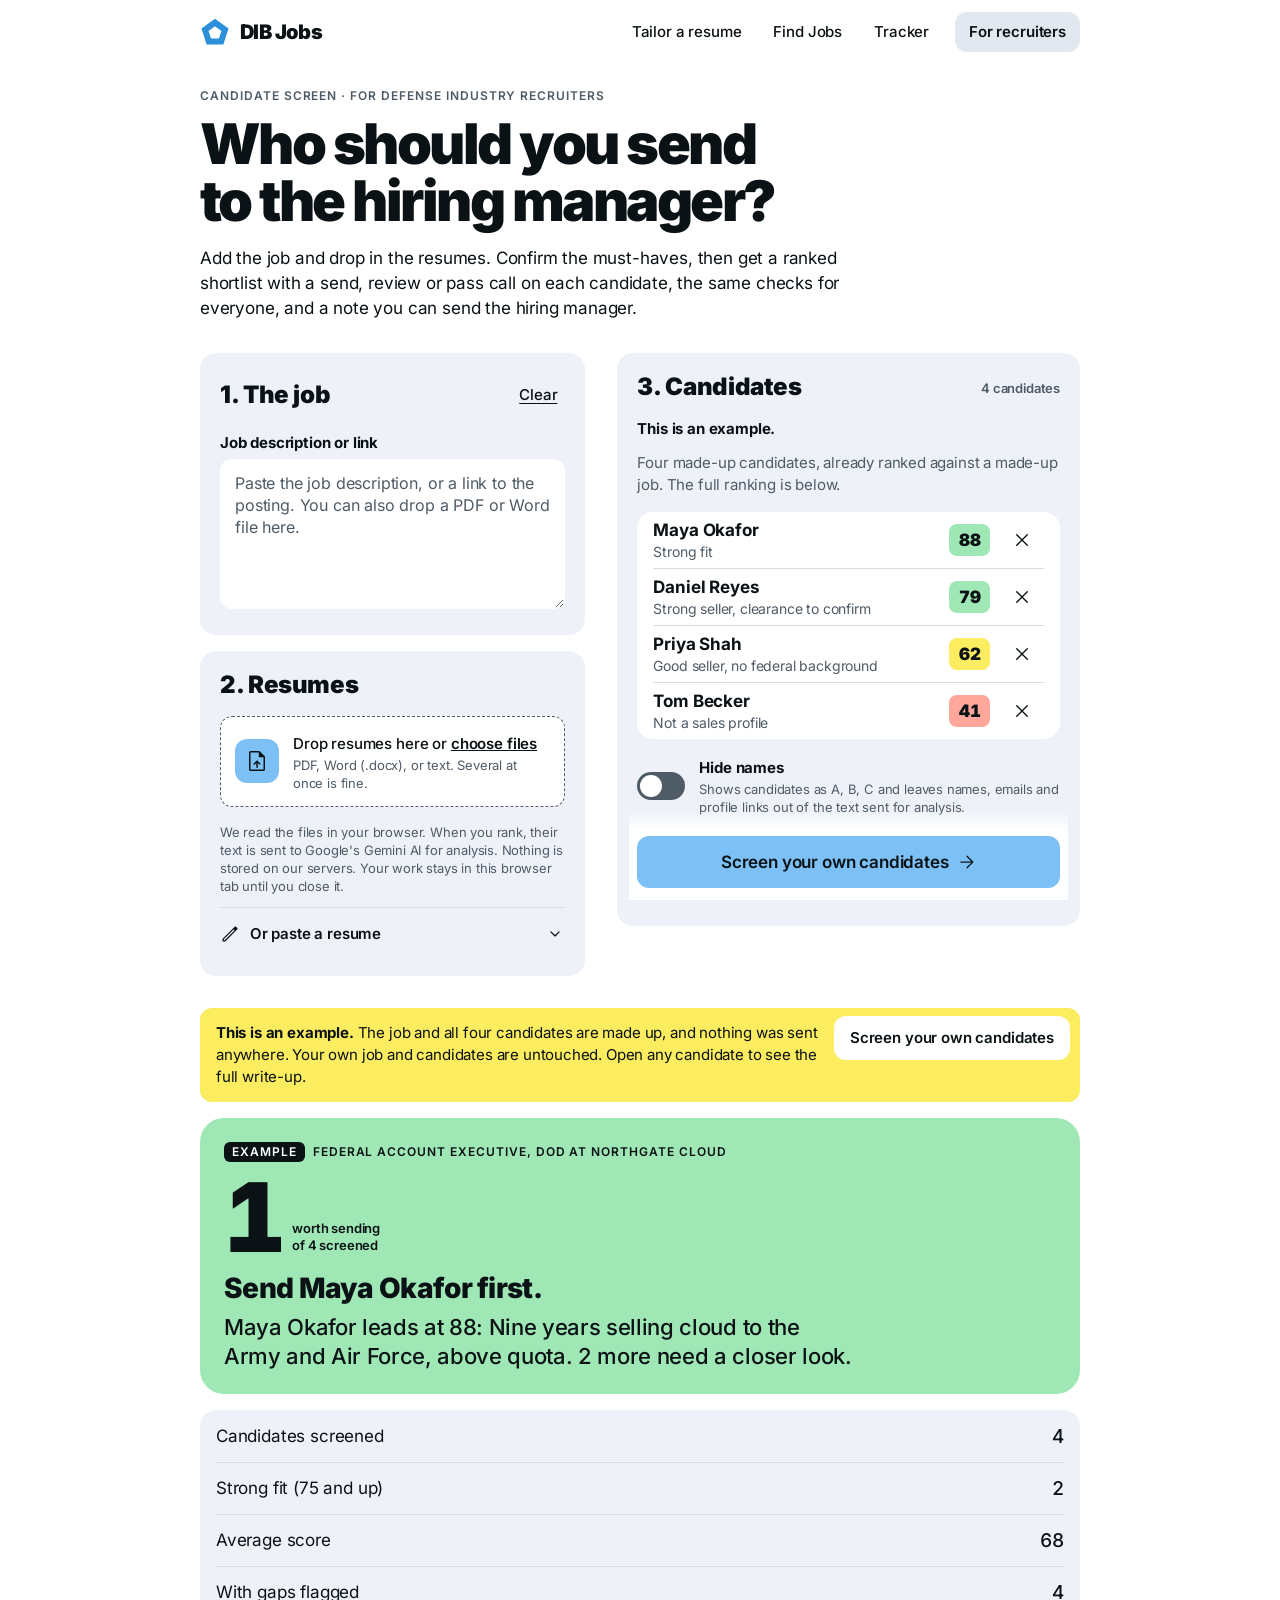
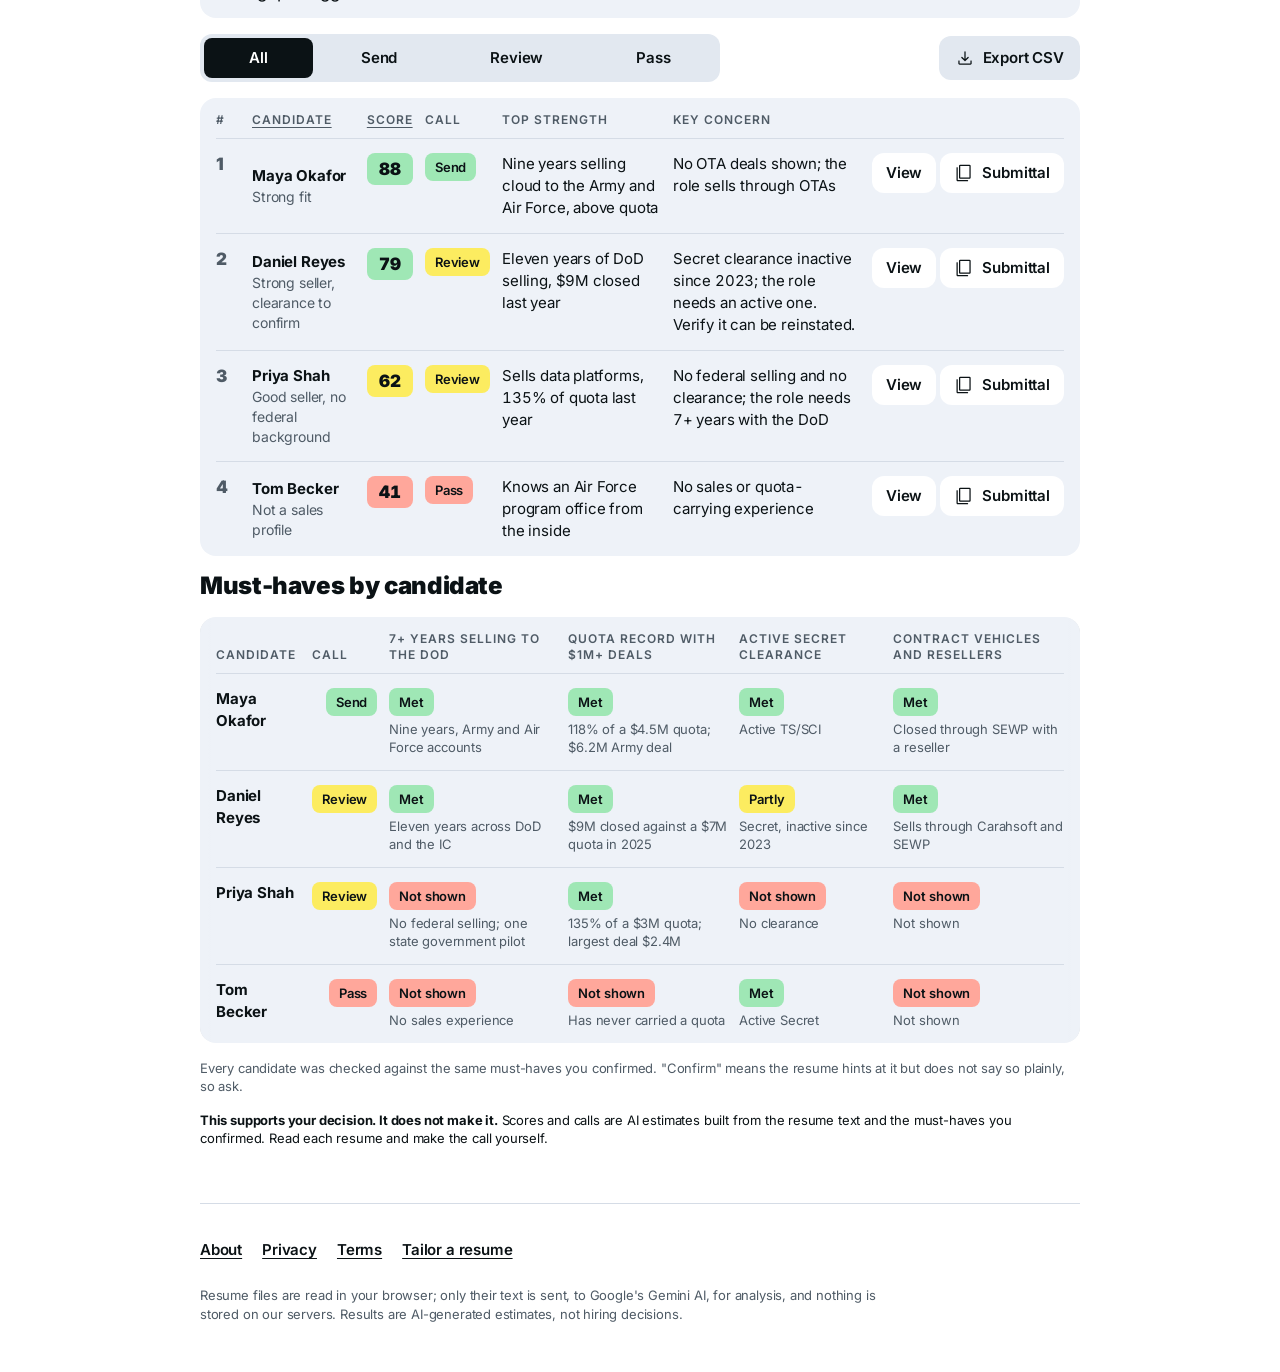
<file: screen/index.html>
<!DOCTYPE html>
<html lang="en">
<head>
    <meta charset="UTF-8">
    <meta name="viewport" content="width=device-width, initial-scale=1.0">
    <title>DIB Jobs for recruiters: who should you send to the hiring manager?</title>
    <meta name="description" content="Screen and rank candidates against a defense industry job description. Drop in resumes and get a ranked shortlist with strengths, gaps and interview questions.">
    <meta name="theme-color" content="#ffffff">
    <meta name="color-scheme" content="light">
    <link rel="canonical" href="https://dibjobs.com/screen/">
    <!-- Open Graph / LinkedIn -->
    <meta property="og:type" content="website">
    <meta property="og:site_name" content="DIB Jobs">
    <meta property="og:locale" content="en_US">
    <meta property="og:title" content="DIB Jobs for recruiters: rank candidates against a role">
    <meta property="og:description" content="Drop in resumes and a defense industry job description. Get a ranked shortlist with strengths, gaps and interview questions.">
    <meta property="og:url" content="https://dibjobs.com/screen/">
    <meta property="og:image" content="https://dibjobs.com/og-recruiters-2x.png">
    <meta property="og:image:type" content="image/png">
    <meta property="og:image:width" content="2400">
    <meta property="og:image:height" content="1260">
    <meta property="og:image:alt" content="DIB Jobs for recruiters: three candidates ranked against one job, marked Send, Review and Pass.">
    <!-- Twitter / X card -->
    <meta name="twitter:card" content="summary_large_image">
    <meta name="twitter:title" content="DIB Jobs for recruiters: rank candidates against a role">
    <meta name="twitter:description" content="Drop in resumes and a defense industry job description. Get a ranked shortlist with strengths, gaps and interview questions.">
    <meta name="twitter:image" content="https://dibjobs.com/og-recruiters-2x.png">
    <meta name="twitter:image:alt" content="DIB Jobs for recruiters: three candidates ranked against one job, marked Send, Review and Pass.">
    <!-- Icons -->
    <link rel="icon" href="../favicon.ico" sizes="48x48">
    <link rel="icon" type="image/svg+xml" href="../favicon.svg">
    <link rel="apple-touch-icon" href="../apple-touch-icon.png">
    <link rel="manifest" href="../site.webmanifest">
    <link rel="preload" href="../assets/fonts/inter-latin-wght-normal.woff2" as="font" type="font/woff2" crossorigin>
    <link rel="stylesheet" href="../assets/app.css?v=55">
    <!-- Google tag (gtag.js) -->
    <script async src="https://www.googletagmanager.com/gtag/js?id=G-N10ZLNFZHE"></script>
    <script>
      window.dataLayer = window.dataLayer || [];
      function gtag(){dataLayer.push(arguments);}
      gtag('js', new Date());
      gtag('config', 'G-N10ZLNFZHE');
    </script>
</head>
<body>
<noscript><p style="margin:24px;font:17px/25px sans-serif">DIB Jobs needs JavaScript to read your resume and check a job. Please turn it on and reload.</p></noscript>
<!-- Icons: Material Symbols Rounded (Apache 2.0), inlined -->
<svg xmlns="http://www.w3.org/2000/svg" style="display:none" aria-hidden="true">
    <symbol id="i-upload" viewBox="0 -960 960 960"><path d="M452-403v171q0 12.75 8.68 21.37 8.67 8.63 21.5 8.63 12.82 0 21.32-8.63 8.5-8.62 8.5-21.37v-171l61 61q3 3 15-2t22.5-9q10.5-4 14.5-3.5T615-342q9-9 8.5-21t-9.5-21L501-494q-5-5-10.13-7-5.14-2-11-2-5.87 0-10.87 2-5 2-10 7L347-382q-9 9-9 21t9 21.39q9 8.61 21 8.61t21-9l63-63ZM220-80q-24 0-42-18t-18-42v-680q0-24 18-42t42-18h336q12.44 0 23.72 5T599-862l183 183q8 8 13 19.28 5 11.28 5 23.72v496q0 24-18 42t-42 18H220Zm331-584v-156H220v680h520v-494H581q-12.75 0-21.37-8.63Q551-651.25 551-664ZM220-820v186-186 680-680Z"/></symbol>
    <symbol id="i-check" viewBox="0 -960 960 960"><path d="m421-389-98-98q-9-9-22-9t-23 10q-9 9-9 22t9 22l122 123q9 9 21 9t21-9l239-239q10-10 10-23t-10-23q-10-9-23.5-8.5T635-603L421-389Zm59 309q-82 0-155-31.5t-127.5-86Q143-252 111.5-325T80-480q0-83 31.5-156t86-127Q252-817 325-848.5T480-880q83 0 156 31.5T763-763q54 54 85.5 127T880-480q0 82-31.5 155T763-197.5q-54 54.5-127 86T480-80Zm0-60q142 0 241-99.5T820-480q0-142-99-241t-241-99q-141 0-240.5 99T140-480q0 141 99.5 240.5T480-140Zm0-340Z"/></symbol>
    <symbol id="i-minus" viewBox="0 -960 960 960"><path d="M320-450h320q13 0 21.5-8.5T670-480q0-13-8.5-21.5T640-510H320q-13 0-21.5 8.5T290-480q0 13 8.5 21.5T320-450ZM480-80q-82 0-155-31.5t-127.5-86Q143-252 111.5-325T80-480q0-83 31.5-156t86-127Q252-817 325-848.5T480-880q83 0 156 31.5T763-763q54 54 85.5 127T880-480q0 82-31.5 155T763-197.5q-54 54.5-127 86T480-80Zm0-60q142 0 241-99.5T820-480q0-142-99-241t-241-99q-141 0-240.5 99T140-480q0 141 99.5 240.5T480-140Zm0-340Z"/></symbol>
    <symbol id="i-alert" viewBox="0 -960 960 960"><path d="M92-120q-9 0-15.5-4T66-135q-4-7-4.5-14.5T66-165l388-670q5-8 11.5-11.5T480-850q8 0 14.5 3.5T506-835l388 670q5 8 4.5 15.5T894-135q-4 7-10.5 11t-15.5 4H92Zm52-60h672L480-760 144-180Zm361.5-65.5Q514-254 514-267t-8.5-21.5Q497-297 484-297t-21.5 8.5Q454-280 454-267t8.5 21.5Q471-237 484-237t21.5-8.5Zm0-111Q514-365 514-378v-164q0-13-8.5-21.5T484-572q-13 0-21.5 8.5T454-542v164q0 13 8.5 21.5T484-348q13 0 21.5-8.5ZM480-470Z"/></symbol>
    <symbol id="i-x-circle" viewBox="0 -960 960 960"><path d="m480-438 129 129q9 9 21 9t21-9q9-9 9-21t-9-21L522-480l129-129q9-9 9-21t-9-21q-9-9-21-9t-21 9L480-522 351-651q-9-9-21-9t-21 9q-9 9-9 21t9 21l129 129-129 129q-9 9-9 21t9 21q9 9 21 9t21-9l129-129Zm0 358q-82 0-155-31.5t-127.5-86Q143-252 111.5-325T80-480q0-83 31.5-156t86-127Q252-817 325-848.5T480-880q83 0 156 31.5T763-763q54 54 85.5 127T880-480q0 82-31.5 155T763-197.5q-54 54.5-127 86T480-80Zm0-60q142 0 241-99.5T820-480q0-142-99-241t-241-99q-141 0-240.5 99T140-480q0 141 99.5 240.5T480-140Zm0-340Z"/></symbol>
    <symbol id="i-info" viewBox="0 -960 960 960"><path d="M504.5-288.63q8.5-8.62 8.5-21.37v-180q0-12.75-8.68-21.38-8.67-8.62-21.5-8.62-12.82 0-21.32 8.62-8.5 8.63-8.5 21.38v180q0 12.75 8.68 21.37 8.67 8.63 21.5 8.63 12.82 0 21.32-8.63Zm-1-314.57q9.5-9.2 9.5-22.8 0-14.45-9.48-24.22-9.48-9.78-23.5-9.78t-23.52 9.78Q447-640.45 447-626q0 13.6 9.48 22.8 9.48 9.2 23.5 9.2t23.52-9.2ZM480.27-80q-82.74 0-155.5-31.5Q252-143 197.5-197.5t-86-127.34Q80-397.68 80-480.5t31.5-155.66Q143-709 197.5-763t127.34-85.5Q397.68-880 480.5-880t155.66 31.5Q709-817 763-763t85.5 127Q880-563 880-480.27q0 82.74-31.5 155.5Q817-252 763-197.68q-54 54.31-127 86Q563-80 480.27-80Zm.23-60Q622-140 721-239.5t99-241Q820-622 721.19-721T480-820q-141 0-240.5 98.81T140-480q0 141 99.5 240.5t241 99.5Zm-.5-340Z"/></symbol>
    <symbol id="i-close" viewBox="0 -960 960 960"><path d="M480-438 270-228q-9 9-21 9t-21-9q-9-9-9-21t9-21l210-210-210-210q-9-9-9-21t9-21q9-9 21-9t21 9l210 210 210-210q9-9 21-9t21 9q9 9 9 21t-9 21L522-480l210 210q9 9 9 21t-9 21q-9 9-21 9t-21-9L480-438Z"/></symbol>
    <symbol id="i-chevron" viewBox="0 -960 960 960"><path d="M469-358q-5-2-10-7L261-563q-9-9-8.5-21.5T262-606q9-9 21.5-9t21.5 9l175 176 176-176q9-9 21-8.5t21 9.5q9 9 9 21.5t-9 21.5L501-365q-5 5-10 7t-11 2q-6 0-11-2Z"/></symbol>
    <symbol id="i-copy" viewBox="0 -960 960 960"><path d="M300-200q-24 0-42-18t-18-42v-560q0-24 18-42t42-18h440q24 0 42 18t18 42v560q0 24-18 42t-42 18H300Zm0-60h440v-560H300v560ZM180-80q-24 0-42-18t-18-42v-590q0-12.75 8.68-21.38 8.67-8.62 21.5-8.62 12.82 0 21.32 8.62 8.5 8.63 8.5 21.38v590h470q12.75 0 21.38 8.68 8.62 8.67 8.62 21.5 0 12.82-8.62 21.32Q662.75-80 650-80H180Zm120-180v-560 560Z"/></symbol>
    <symbol id="i-download" viewBox="0 -960 960 960"><path d="M469-327q-5-2-10-7L308-485q-9-9.27-8.5-21.64.5-12.36 9.11-21.36 9.39-9 21.89-9t21.5 9l98 99v-341q0-12.75 8.68-21.38 8.67-8.62 21.5-8.62 12.82 0 21.32 8.62 8.5 8.63 8.5 21.38v341l99-99q8.8-9 20.9-8.5 12.1.5 21.49 9.5 8.61 9 8.61 21.5t-9 21.5L501-334q-5 5-10.13 7-5.14 2-11 2-5.87 0-10.87-2ZM220-160q-24 0-42-18t-18-42v-113q0-12.75 8.68-21.38 8.67-8.62 21.5-8.62 12.82 0 21.32 8.62 8.5 8.63 8.5 21.38v113h520v-113q0-12.75 8.68-21.38 8.67-8.62 21.5-8.62 12.82 0 21.32 8.62 8.5 8.63 8.5 21.38v113q0 24-18 42t-42 18H220Z"/></symbol>
    <symbol id="i-trash" viewBox="0 -960 960 960"><path d="M261-120q-24.75 0-42.37-17.63Q201-155.25 201-180v-570h-11q-12.75 0-21.37-8.68-8.63-8.67-8.63-21.5 0-12.82 8.63-21.32 8.62-8.5 21.37-8.5h158q0-13 8.63-21.5 8.62-8.5 21.37-8.5h204q12.75 0 21.38 8.62Q612-822.75 612-810h158q12.75 0 21.38 8.68 8.62 8.67 8.62 21.5 0 12.82-8.62 21.32-8.63 8.5-21.38 8.5h-11v570q0 24.75-17.62 42.37Q723.75-120 699-120H261Zm438-630H261v570h438v-570ZM418.5-274.63q8.5-8.62 8.5-21.37v-339q0-12.75-8.68-21.38-8.67-8.62-21.5-8.62-12.82 0-21.32 8.62-8.5 8.63-8.5 21.38v339q0 12.75 8.68 21.37 8.67 8.63 21.5 8.63 12.82 0 21.32-8.63Zm166 0q8.5-8.62 8.5-21.37v-339q0-12.75-8.68-21.38-8.67-8.62-21.5-8.62-12.82 0-21.32 8.62-8.5 8.63-8.5 21.38v339q0 12.75 8.68 21.37 8.67 8.63 21.5 8.63 12.82 0 21.32-8.63ZM261-750v570-570Z"/></symbol>
    <symbol id="i-edit" viewBox="0 -960 960 960"><path d="M180-180h44l472-471-44-44-472 471v44Zm-30 60q-13 0-21.5-8.5T120-150v-73q0-12 5-23.5t13-19.5l557-556q8-8 19-12.5t23-4.5q11 0 22 4.5t20 12.5l44 44q9 9 13 20t4 22q0 11-4.5 22.5T823-694L266-138q-8 8-19.5 13t-23.5 5h-73Zm629-617-41-41 41 41Zm-105 64-22-22 44 44-22-22Z"/></symbol>
    <symbol id="i-next" viewBox="0 -960 960 960"><path d="M686-450H190q-13 0-21.5-8.5T160-480q0-13 8.5-21.5T190-510h496L459-737q-9-9-9-21t9-21q9-9 21-9t21 9l278 278q5 5 7 10t2 11q0 6-2 11t-7 10L501-181q-9 9-21 9t-21-9q-9-9-9-21t9-21l227-227Z"/></symbol>
    <symbol id="i-add" viewBox="0 -960 960 960"><path d="M450-450H230q-12.75 0-21.37-8.68-8.63-8.67-8.63-21.5 0-12.82 8.63-21.32 8.62-8.5 21.37-8.5h220v-220q0-12.75 8.68-21.38 8.67-8.62 21.5-8.62 12.82 0 21.32 8.62 8.5 8.63 8.5 21.38v220h220q12.75 0 21.38 8.68 8.62 8.67 8.62 21.5 0 12.82-8.62 21.32-8.63 8.5-21.38 8.5H510v220q0 12.75-8.68 21.37-8.67 8.63-21.5 8.63-12.82 0-21.32-8.63-8.5-8.62-8.5-21.37v-220Z"/></symbol>
</svg>

<div class="app">
<header class="site-header">
    <a class="brand" href="../">
        <svg xmlns="http://www.w3.org/2000/svg" viewBox="0 0 100 100" aria-hidden="true"><path fill="#2b8fd9" d="M50 5.5 95.2 38.3 77.9 91.5H22.1L4.8 38.3z"/><path fill="#fff" d="M50 31 71.4 46.5 63.2 71.7H36.8L28.6 46.5z"/></svg>
        <span class="brand-title">DIB Jobs</span>
    </a>
    <nav class="nav" id="mainTabs" aria-label="Sections">
        <a class="nav-item" href="../">Tailor a resume</a>
        <a class="nav-item" href="../#find">Find Jobs</a>
        <a class="nav-item" href="../#tracker">Tracker</a>
    </nav>
    <button class="nav-toggle" id="navToggle" aria-expanded="false" aria-controls="navMore">Menu<svg class="icon"><use href="#i-chevron"/></svg></button>
    <div class="nav-more" id="navMore">
        <a class="nav-item" href="./" aria-current="page">For recruiters</a>
        <a class="nav-item menu-only" href="../about/">About</a>
        <a class="nav-item menu-only" href="../privacy/">Privacy</a>
        <a class="nav-item menu-only" href="../terms/">Terms</a>
    </div>
</header>

<main>
    <section class="view">
        <div class="page-intro">
            <p class="eyebrow">Candidate screen &middot; for defense industry recruiters</p>
            <h1 class="h1">Who should you send to the hiring manager?</h1>
            <p class="lede">Add the job and drop in the resumes. Confirm the must-haves, then get a ranked shortlist with a send, review or pass call on each candidate, the same checks for everyone, and a note you can send the hiring manager.</p>
        </div>

        <div class="calc">
            <!-- Queue and the run action: right on wide screens -->
            <section class="calc-result" aria-label="Candidates to screen">
                <div class="panel stack">
                    <div class="row between">
                        <h2 class="h3">3. Candidates</h2>
                        <span class="label-md muted" id="queueCount">0 candidates</span>
                    </div>
                    <p class="example-note" id="queueExampleNote" hidden><strong>This is an example.</strong> Four made-up candidates, already ranked against a made-up job. The full ranking is below.</p>
                    <div class="rows queue" id="candidateQueue" aria-live="polite"></div>
                    <label class="switch-row compact"><input type="checkbox" id="hideNames"><span class="switch" aria-hidden="true"></span><span><span class="label-lg">Hide names</span><span class="body-sm">Shows candidates as A, B, C and leaves names, emails and profile links out of the text sent for analysis.</span></span></label>
                    <p class="body-sm blind-note" id="blindNote" hidden>This ranking was run with names included. Run it again to leave them out of the analysis too.</p>
                    <div class="criteria" id="criteriaBox" hidden>
                        <h3 class="title-sm">Confirm the must-haves</h3>
                        <p class="body-sm muted" id="criteriaNote"></p>
                        <div id="criteriaList"></div>
                        <button class="btn text" type="button" data-action="add-criterion" id="addCriterionBtn"><svg class="icon"><use href="#i-add"/></svg>Add a must-have</button>
                        <p class="body-sm" id="criteriaStale" hidden>The job description has changed since these were drafted. Your list is kept as it is. <button class="link-btn" type="button" data-action="redraft-criteria">Draft again from the posting</button></p>
                    </div>
                    <p class="field-error" id="inlineError" role="alert" hidden></p>
                    <div class="analyze-bar" id="queueActions">
                        <button class="btn primary lg" id="analyzeAllBtn" data-action="analyze"><span id="analyzeText">Rank these candidates</span><svg class="icon"><use href="#i-next"/></svg></button>
                        <button class="btn text" data-action="clear-queue" id="clearQueueBtn" hidden>Clear all candidates</button>
                        <button class="btn text" data-action="example" id="exampleBtn">See an example</button>
                    </div>
                </div>
            </section>

            <section class="calc-inputs" aria-label="The job and resumes">
                <div class="panel stack">
                    <div class="row between">
                        <h2 class="h3">1. The job</h2>
                        <button class="btn text" data-action="clear-job">Clear</button>
                    </div>
                    <label class="field">
                        <span class="field-label">Job description or link</span>
                        <textarea id="jobDescription" placeholder="Paste the job description, or a link to the posting. You can also drop a PDF or Word file here."></textarea>
                        <span class="supporting"><span id="jobCount"></span><span id="jobFileInfo"></span></span>
                    </label>
                </div>

                <div class="panel stack">
                    <h2 class="h3">2. Resumes</h2>
                    <div id="resumeDrop" class="dropzone" role="button" tabindex="0">
                        <span class="dz-icon"><svg class="icon"><use href="#i-upload"/></svg></span>
                        <span>
                            <span class="body-lg" id="resumeDropMain">Drop resumes here or <u>choose files</u></span>
                            <span class="body-sm muted" style="display:block">PDF, Word (.docx), or text. Several at once is fine.</span>
                        </span>
                    </div>
                    <input type="file" id="resumeFiles" multiple accept=".pdf,.docx,.txt,.md,application/pdf,application/vnd.openxmlformats-officedocument.wordprocessingml.document,text/plain" hidden>
                    <p class="body-sm muted" id="resumePrivacy">We read the files in your browser. When you rank, their text is sent to Google's Gemini AI for analysis. Nothing is stored on our servers. Your work stays in this browser tab until you close it.</p>
                    <div id="fileStatus" role="status" aria-live="polite" hidden></div>
                    <details class="disclosure" id="pasteRow">
                        <summary><svg class="icon"><use href="#i-edit"/></svg><span>Or paste a resume</span><svg class="icon chev"><use href="#i-chevron"/></svg></summary>
                        <div class="disclosure-body stack">
                            <label class="field">
                                <span class="field-label">Resume text</span>
                                <textarea id="candidateResume" placeholder="Paste one candidate's resume"></textarea>
                            </label>
                            <label class="field sm">
                                <span class="field-label">Candidate name (optional)</span>
                                <input type="text" id="candidateName" maxlength="80" placeholder="e.g. Jordan Smith" autocomplete="off">
                            </label>
                            <div class="row">
                                <button class="btn" data-action="add-pasted"><svg class="icon"><use href="#i-add"/></svg>Add candidate</button>
                            </div>
                        </div>
                    </details>
                </div>
            </section>
        </div>

        <!-- RESULTS -->
        <div id="resultsCard" class="stack" hidden>
            <div class="banner warn" id="exampleBanner" hidden>
                <span class="grow"><strong>This is an example.</strong> The job and all four candidates are made up, and nothing was sent anywhere. Your own job and candidates are untouched. Open any candidate to see the full write-up.</span>
                <button class="btn" type="button" data-action="clear-example">Screen your own candidates</button>
            </div>
            <div class="verdict" id="summaryVerdict" data-tone="neutral" aria-live="polite">
                <p class="eyebrow"><span class="example-tag" id="exampleTag" hidden>Example</span><span id="summaryRole"></span></p>
                <div class="verdict-num"><b id="sendCount">0</b><span id="sendUnit">worth<br>sending</span></div>
                <p class="verdict-label" id="summaryLabel"></p>
                <p class="verdict-explain" id="summaryExplain"></p>
            </div>

            <div class="rows">
                <div class="row-item"><span>Candidates screened</span><b id="totalCandidates">0</b></div>
                <div class="row-item"><span>Strong fit (75 and up)</span><b id="strongMatches">0</b></div>
                <div class="row-item"><span>Average score</span><b id="avgScore">0</b></div>
                <div class="row-item"><span>With gaps flagged</span><b id="flaggedCount">0</b></div>
            </div>

            <div class="row between">
                <div class="tabs" role="tablist" aria-label="Filter candidates" id="filterTabs" style="flex:1; min-width: 280px; max-width: 520px">
                    <button class="tab" role="tab" data-filter="all" aria-selected="true">All</button>
                    <button class="tab" role="tab" data-filter="send" aria-selected="false" tabindex="-1">Send</button>
                    <button class="tab" role="tab" data-filter="review" aria-selected="false" tabindex="-1">Review</button>
                    <button class="tab" role="tab" data-filter="pass" aria-selected="false" tabindex="-1">Pass</button>
                </div>
                <button class="btn" data-action="export-csv"><svg class="icon"><use href="#i-download"/></svg>Export CSV</button>
            </div>

            <div class="table-wrap">
                <table class="data stackable ranking" id="resultsTable">
                    <thead><tr><th>#</th><th>Candidate</th><th>Score</th><th>Call</th><th>Top strength</th><th>Key concern</th><th></th></tr></thead>
                    <tbody id="resultsBody"></tbody>
                </table>
            </div>
            <div id="gridCard" class="stack" hidden>
                <h2 class="h3">Must-haves by candidate</h2>
                <p class="body-sm grid-hint" id="gridScrollHint" hidden>Scroll sideways to see every must-have.</p>
                <div class="table-wrap grid-wrap" id="gridWrap" role="region" aria-label="Must-haves by candidate" tabindex="0">
                    <table class="data stackable grid-table" id="gridTable">
                        <thead id="gridHead"></thead>
                        <tbody id="gridBody"></tbody>
                    </table>
                </div>
                <p class="body-sm muted">Every candidate was checked against the same must-haves you confirmed. "Confirm" means the resume hints at it but does not say so plainly, so ask.</p>
            </div>
            <div class="feedback" id="feedback" hidden>
                <span class="grow" id="feedbackAsk" aria-live="polite">Was this ranking useful?</span>
                <button class="btn" type="button" data-feedback="up" aria-pressed="false">Yes</button>
                <button class="btn" type="button" data-feedback="down" aria-pressed="false">No</button>
            </div>
            <p class="body-sm" id="decisionNote"><strong>This supports your decision. It does not make it.</strong> Scores and calls are AI estimates built from the resume text and the must-haves you confirmed. Read each resume and make the call yourself.</p>
        </div>
    </section>
</main>

<footer class="site-footer">
    <nav class="foot-links" aria-label="About this site">
        <a href="../about/">About</a><a href="../privacy/">Privacy</a><a href="../terms/">Terms</a><a href="../">Tailor a resume</a>
    </nav>
    <p>Resume files are read in your browser; only their text is sent, to Google's Gemini AI, for analysis, and nothing is stored on our servers. Results are AI-generated estimates, not hiring decisions.</p>
</footer>
</div>

<!-- Candidate detail -->
<dialog class="dialog wide" id="detailDialog" aria-labelledby="detailTitle">
    <div class="row between" style="align-items:flex-start; flex-wrap:nowrap">
        <div><p class="eyebrow" id="detailEyebrow"></p><h2 id="detailTitle" style="margin:4px 0 0"></h2></div>
        <button class="icon-btn" data-action="close-detail" aria-label="Close"><svg class="icon"><use href="#i-close"/></svg></button>
    </div>
    <div id="detailBody" class="stack" style="margin-top:16px"></div>
</dialog>

<div class="snackbar" id="snackbar" role="status" aria-live="polite">
    <span class="grow" id="snackbarText"></span>
    <button class="snack-action" type="button" id="snackbarAction" data-action="snackbar-action" hidden>Undo</button>
    <button class="icon-btn" data-action="dismiss-snackbar" aria-label="Dismiss"><svg class="icon"><use href="#i-close"/></svg></button>
</div>

<script src="../assets/files.js?v=55"></script>
<script src="screen.js?v=55"></script>
</body>
</html>
</file>
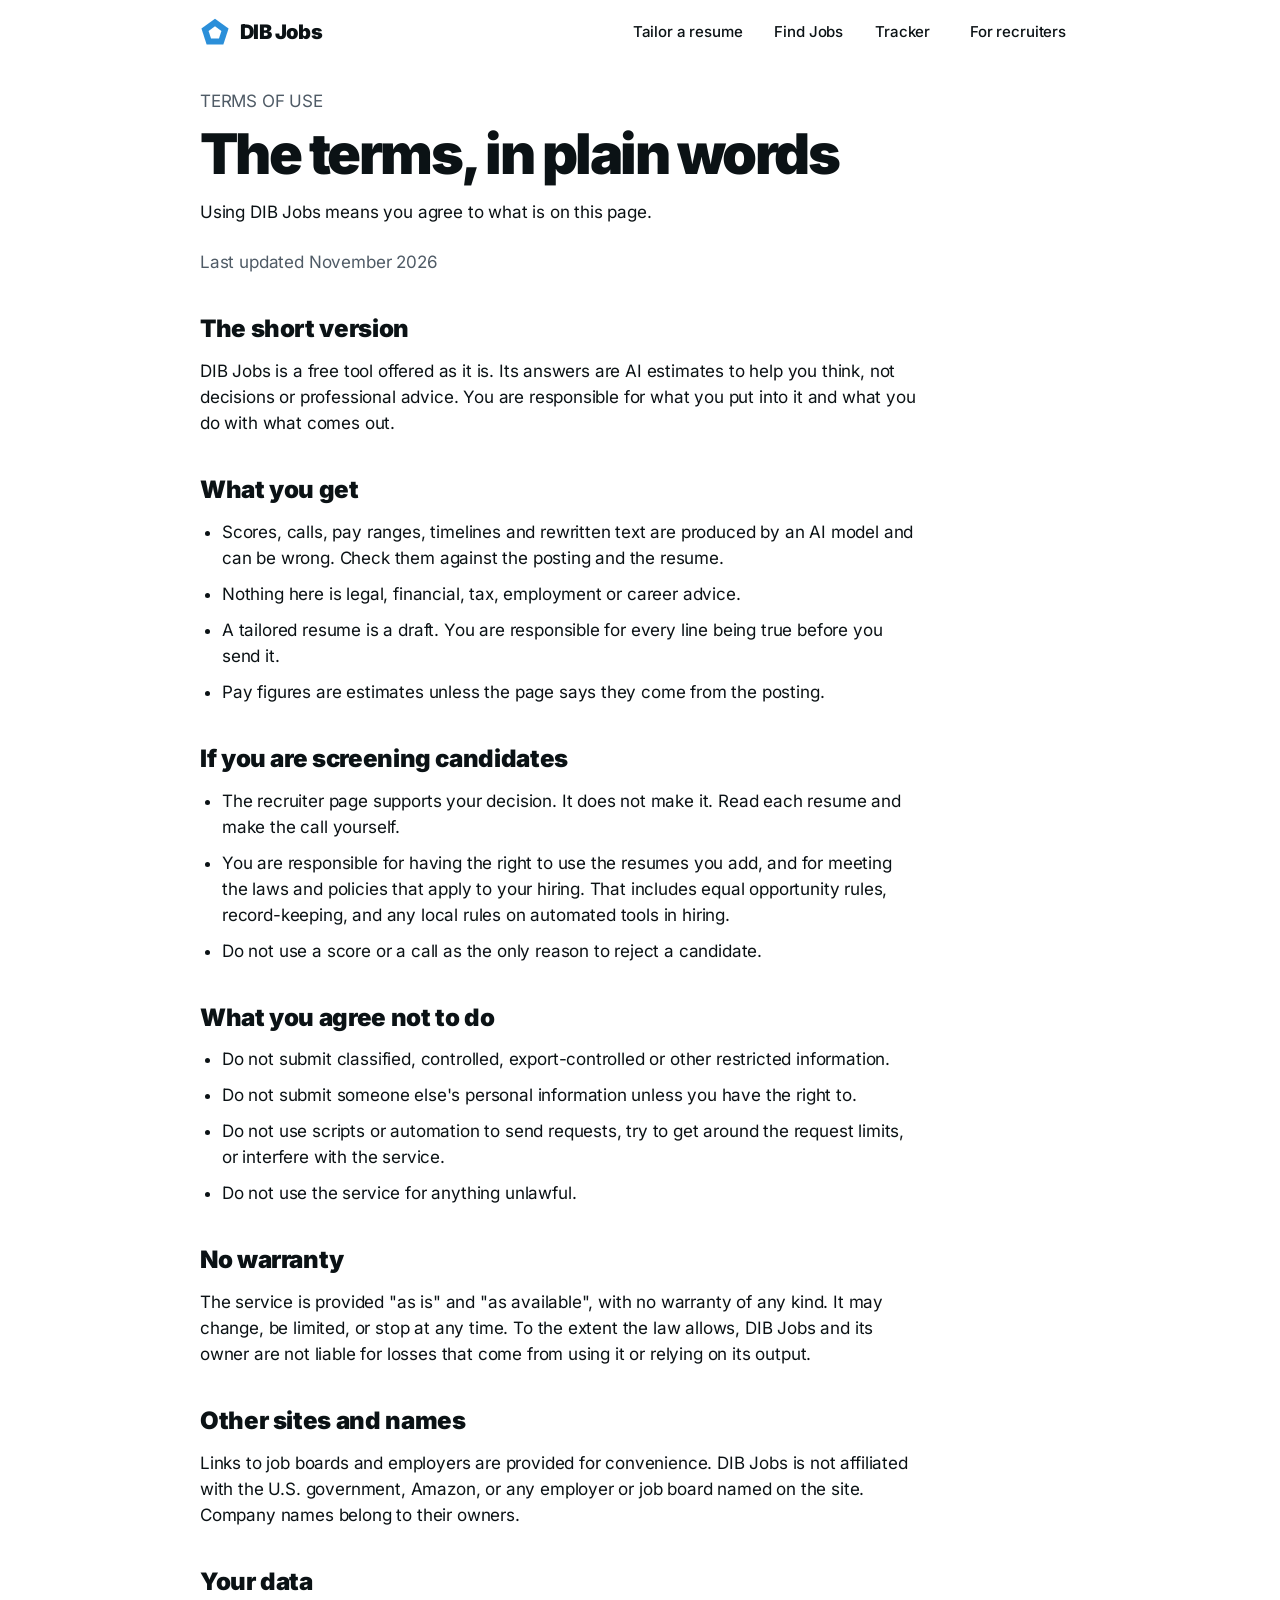
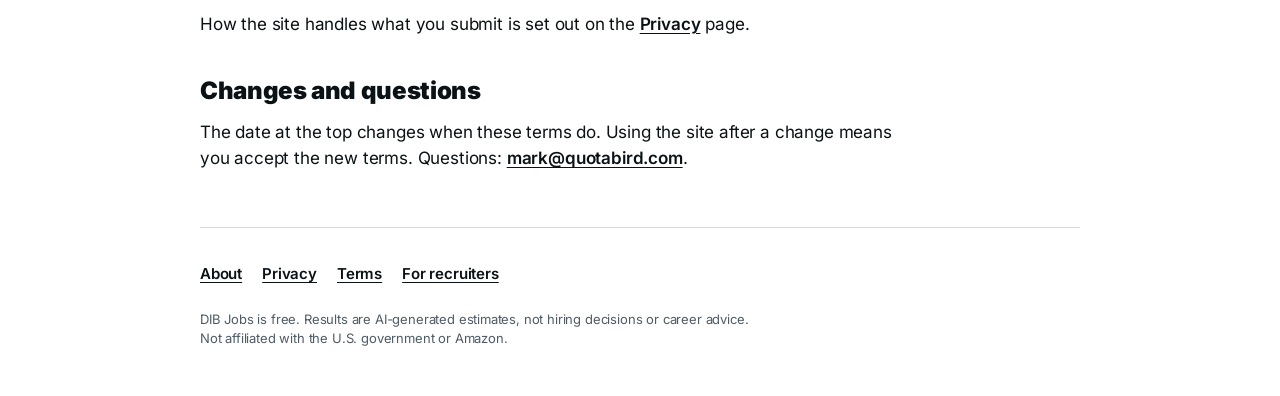
<file: terms/index.html>
<!DOCTYPE html>
<html lang="en">
<head>
    <meta charset="UTF-8">
    <meta name="viewport" content="width=device-width, initial-scale=1.0">
    <title>Terms of use: DIB Jobs</title>
    <meta name="description" content="The terms for using DIB Jobs: AI estimates, your responsibilities, and no warranty.">
    <meta name="theme-color" content="#ffffff">
    <meta name="color-scheme" content="light">
    <link rel="canonical" href="https://dibjobs.com/terms/">
    <meta property="og:type" content="website">
    <meta property="og:site_name" content="DIB Jobs">
    <meta property="og:title" content="Terms of use: DIB Jobs">
    <meta property="og:description" content="The terms for using DIB Jobs: AI estimates, your responsibilities, and no warranty.">
    <meta property="og:url" content="https://dibjobs.com/terms/">
    <meta property="og:image" content="https://dibjobs.com/og-dibjobs-2x.png">
    <meta name="twitter:card" content="summary_large_image">
    <!-- Icons -->
    <link rel="icon" href="../favicon.ico" sizes="48x48">
    <link rel="icon" type="image/svg+xml" href="../favicon.svg">
    <link rel="apple-touch-icon" href="../apple-touch-icon.png">
    <link rel="manifest" href="../site.webmanifest">
    <link rel="preload" href="../assets/fonts/inter-latin-wght-normal.woff2" as="font" type="font/woff2" crossorigin>
    <link rel="stylesheet" href="../assets/app.css?v=55">
    <!-- Google tag (gtag.js) -->
    <script async src="https://www.googletagmanager.com/gtag/js?id=G-N10ZLNFZHE"></script>
    <script>
      window.dataLayer = window.dataLayer || [];
      function gtag(){dataLayer.push(arguments);}
      gtag('js', new Date());
      gtag('config', 'G-N10ZLNFZHE');
    </script>
</head>
<body>
<svg xmlns="http://www.w3.org/2000/svg" style="display:none" aria-hidden="true">
    <symbol id="i-chevron" viewBox="0 -960 960 960"><path d="M469-358q-5-2-10-7L261-563q-9-9-8.5-21.5T262-606q9-9 21.5-9t21.5 9l175 176 176-176q9-9 21-8.5t21 9.5q9 9 9 21.5t-9 21.5L501-365q-5 5-10 7t-11 2q-6 0-11-2Z"/></symbol>
</svg>
<div class="app">
<header class="site-header">
    <a class="brand" href="../">
        <svg xmlns="http://www.w3.org/2000/svg" viewBox="0 0 100 100" aria-hidden="true"><path fill="#2b8fd9" d="M50 5.5 95.2 38.3 77.9 91.5H22.1L4.8 38.3z"/><path fill="#fff" d="M50 31 71.4 46.5 63.2 71.7H36.8L28.6 46.5z"/></svg>
        <span class="brand-title">DIB Jobs</span>
    </a>
    <nav class="nav" id="mainTabs" aria-label="Sections">
        <a class="nav-item" href="../">Tailor a resume</a>
        <a class="nav-item" href="../#find">Find Jobs</a>
        <a class="nav-item" href="../#tracker">Tracker</a>
    </nav>
    <button class="nav-toggle" id="navToggle" aria-expanded="false" aria-controls="navMore">Menu<svg class="icon"><use href="#i-chevron"/></svg></button>
    <div class="nav-more" id="navMore">
        <a class="nav-item" href="../screen/">For recruiters</a>
        <a class="nav-item menu-only" href="../about/">About</a>
        <a class="nav-item menu-only" href="../privacy/">Privacy</a>
        <a class="nav-item menu-only" href="../terms/" aria-current="page">Terms</a>
    </div>
</header>

<main>
    <article class="view doc">
        <div class="page-intro">
            <p class="eyebrow">Terms of use</p>
            <h1 class="h1">The terms, in plain words</h1>
            <p class="lede">Using DIB Jobs means you agree to what is on this page.</p>
        </div>
        <p class="doc-date">Last updated November 2026</p>
        <section>
            <h2>The short version</h2>
            <p>DIB Jobs is a free tool offered as it is. Its answers are AI estimates to help you think, not decisions or professional advice. You are responsible for what you put into it and what you do with what comes out.</p>
        </section>
        <section>
            <h2>What you get</h2>
            <ul>
                <li>Scores, calls, pay ranges, timelines and rewritten text are produced by an AI model and can be wrong. Check them against the posting and the resume.</li>
                <li>Nothing here is legal, financial, tax, employment or career advice.</li>
                <li>A tailored resume is a draft. You are responsible for every line being true before you send it.</li>
                <li>Pay figures are estimates unless the page says they come from the posting.</li>
            </ul>
        </section>
        <section>
            <h2>If you are screening candidates</h2>
            <ul>
                <li>The recruiter page supports your decision. It does not make it. Read each resume and make the call yourself.</li>
                <li>You are responsible for having the right to use the resumes you add, and for meeting the laws and policies that apply to your hiring. That includes equal opportunity rules, record-keeping, and any local rules on automated tools in hiring.</li>
                <li>Do not use a score or a call as the only reason to reject a candidate.</li>
            </ul>
        </section>
        <section>
            <h2>What you agree not to do</h2>
            <ul>
                <li>Do not submit classified, controlled, export-controlled or other restricted information.</li>
                <li>Do not submit someone else's personal information unless you have the right to.</li>
                <li>Do not use scripts or automation to send requests, try to get around the request limits, or interfere with the service.</li>
                <li>Do not use the service for anything unlawful.</li>
            </ul>
        </section>
        <section>
            <h2>No warranty</h2>
            <p>The service is provided "as is" and "as available", with no warranty of any kind. It may change, be limited, or stop at any time. To the extent the law allows, DIB Jobs and its owner are not liable for losses that come from using it or relying on its output.</p>
        </section>
        <section>
            <h2>Other sites and names</h2>
            <p>Links to job boards and employers are provided for convenience. DIB Jobs is not affiliated with the U.S. government, Amazon, or any employer or job board named on the site. Company names belong to their owners.</p>
        </section>
        <section>
            <h2>Your data</h2>
            <p>How the site handles what you submit is set out on the <a href="../privacy/">Privacy</a> page.</p>
        </section>
        <section>
            <h2>Changes and questions</h2>
            <p>The date at the top changes when these terms do. Using the site after a change means you accept the new terms. Questions: <a href="mailto:mark@quotabird.com">mark@quotabird.com</a>.</p>
        </section>
    </article>
</main>

<footer class="site-footer">
    <nav class="foot-links" aria-label="About this site">
        <a href="../about/">About</a><a href="../privacy/">Privacy</a><a href="../terms/">Terms</a><a href="../screen/">For recruiters</a>
    </nav>
    <p>DIB Jobs is free. Results are AI-generated estimates, not hiring decisions or career advice.<br>Not affiliated with the U.S. government or Amazon.</p>
</footer>
</div>
<script>
(function(){var n=document.getElementById('navMore'),t=document.getElementById('navToggle');if(!n||!t)return;function s(o){n.classList.toggle('open',o);t.setAttribute('aria-expanded',o?'true':'false');}
t.addEventListener('click',function(){s(!n.classList.contains('open'));});document.addEventListener('click',function(e){if(!e.target.closest('#navToggle, #navMore'))s(false);});document.addEventListener('keydown',function(e){if(e.key==='Escape')s(false);});})();
</script>
</body>
</html>
</file>
<file: assets/app.css>
/* ==========================================================================
   DIB Jobs - styled to the QuotaBird UI and UX style guide
   White canvas, near-black ink, pale blue-gray panels, sky-blue action.
   Flat fills and fine separators; only floating menus and dialogs have elevation.
   Inter throughout; a 900-weight headline over reading-weight interface text.
   ========================================================================== */
@font-face { font-family: 'Inter'; font-style: normal; font-weight: 100 900; font-display: swap; src: url(fonts/inter-latin-wght-normal.woff2) format('woff2'); }

:root {
    /* Tokens measured in the style guide */
    --page: #ffffff;
    --ink: #0b1215;
    --muted: #4f5b66;
    --panel: #eef2f8;
    --control: #e2e8f0;
    --action: #7cc0f5;
    --caution: #fcec60;
    /* Not in the guide: companions to the caution yellow for the other two verdicts, and a hairline */
    --good: #9fe7b5;
    --bad: #ffa79b;
    --hairline: #d5dce6;
    --action-hover: #68b3ee;
    --control-hover: #d5dde8;
    --danger-ink: #a3180e;
    --good-ink: #0d5c2e;
    /* Radii: small controls / panels / verdict / pill / inset segment */
    --r-sm: 12px; --r-md: 16px; --r-lg: 24px; --r-pill: 999px; --r-seg: 8px;
    --font: 'Inter', system-ui, -apple-system, 'Segoe UI', Roboto, Arial, sans-serif;
    --ease: cubic-bezier(0.2, 0, 0, 1);
    --float: 0 8px 28px rgba(11, 18, 21, 0.16), 0 1px 3px rgba(11, 18, 21, 0.12);
}

/* ---------- Base ---------- */
*, *::before, *::after { box-sizing: border-box; }
html { scroll-behavior: smooth; -webkit-text-size-adjust: 100%; }
body { margin: 0; min-height: 100vh; background: var(--page); color: var(--ink); font: 400 17px/25px var(--font); letter-spacing: -0.01em; -webkit-font-smoothing: antialiased; }
h1, h2, h3, h4, p, ul, ol { margin: 0; }
ul, ol { padding: 0; list-style: none; }
a { color: var(--ink); text-underline-offset: 3px; }
[hidden] { display: none !important; }
img { max-width: 100%; }
:focus-visible { outline: 3px solid var(--ink); outline-offset: 2px; }
::selection { background: var(--action); color: var(--ink); }
.icon { width: 20px; height: 20px; flex: none; fill: currentColor; }
button { font: inherit; color: inherit; }

/* ---------- Type ---------- */
.h1 { font: 900 36px/1.02 var(--font); letter-spacing: -0.045em; }
.h1.sm { font-size: 36px; }
.h3, .section-title { font: 900 24px/28.8px var(--font); letter-spacing: -0.015em; }
.title-md { font: 700 17px/24px var(--font); letter-spacing: -0.01em; }
.title-sm, .label-lg { font: 700 15px/19.5px var(--font); }
.lede, .body-lg { font: 400 17px/25px var(--font); letter-spacing: -0.01em; }
.body-md { font: 400 15px/22px var(--font); letter-spacing: -0.005em; }
.body-sm { font: 400 13px/18px var(--font); }
.label-md { font: 600 13px/18px var(--font); }
.eyebrow, .overline { font: 600 12px/16px var(--font); letter-spacing: 0.08em; text-transform: uppercase; color: var(--muted); }
.muted { color: var(--muted); }
@media (min-width: 960px) { .page-intro .h1 { font-size: 56px; line-height: 57.12px; } }

/* ---------- Frame: centered 920px wrapper, contents left-aligned ---------- */
.app { max-width: 920px; margin: 0 auto; padding: 0 20px; }
.site-header { display: flex; align-items: center; gap: 12px; min-height: 64px; position: relative; }
.brand { display: flex; align-items: center; gap: 10px; text-decoration: none; margin-right: auto; }
.brand svg { width: 30px; height: 30px; color: #2b8fd9; }
.brand-title { font: 900 20px/24px var(--font); letter-spacing: -0.03em; }
.nav { display: flex; align-items: center; gap: 4px; }
.nav-more { display: flex; align-items: center; }
.nav-item { display: inline-flex; align-items: center; gap: 6px; min-height: 40px; padding: 8px 14px; border: 0; border-radius: var(--r-sm); background: none; cursor: pointer; text-decoration: none; font: 500 15px/20px var(--font); letter-spacing: -0.01em; color: var(--ink); }
.nav-item:hover { background: var(--panel); }
.nav-item[aria-current="page"] { background: var(--control); font-weight: 600; }
.nav-toggle { display: none; align-items: center; gap: 4px; min-height: 40px; padding: 8px 10px 8px 14px; border: 0; border-radius: var(--r-sm); background: var(--control); cursor: pointer; font: 600 15px/20px var(--font); }
.badge { min-width: 20px; height: 20px; padding: 0 6px; border-radius: var(--r-pill); background: var(--ink); color: #fff; font: 600 12px/20px var(--font); text-align: center; font-variant-numeric: tabular-nums; }
.badge:not(.neutral) { background: var(--danger-ink); }

main { padding: 24px 0 56px; }
.view > * + * { margin-top: 32px; }
.page-intro { max-width: 760px; }
.page-intro .eyebrow + .h1 { margin-top: 12px; }
.page-intro .lede { margin-top: 16px; max-width: 680px; }
.stack > * + * { margin-top: 16px; }
.stack-sm > * + * { margin-top: 8px; }
.row { display: flex; align-items: center; gap: 8px; flex-wrap: wrap; }
.row.between { justify-content: space-between; }
.row.end { justify-content: flex-end; }
.grow { flex: 1; min-width: 0; }
.grid-2 { display: grid; grid-template-columns: 1fr 1fr; gap: 24px; align-items: start; }
.grid-3 { display: grid; grid-template-columns: repeat(3, 1fr); gap: 14px; }
.section { margin-top: 48px; }
.panel > .section:first-child, .view > .section:first-child { margin-top: 0; }
.section:not(.grid-2) > * + * { margin-top: 14px; }

/* Calculator layout: inputs left, answer right at 880px and up */
.calc { display: grid; gap: 24px; }
@media (min-width: 880px) {
    .calc { grid-template-columns: 5fr 6fr; gap: 32px; align-items: start; }
    .calc-inputs { grid-column: 1; grid-row: 1; }
    .calc-result { grid-column: 2; grid-row: 1; position: sticky; top: 16px; }
}
.calc-inputs > * + * { margin-top: 16px; }

/* ---------- Surfaces: flat, no resting shadow ---------- */
.panel, .card { border-radius: var(--r-md); padding: 20px; background: var(--panel); }
.panel.accent { background: var(--control); }
.plain { padding: 0; }
.card-head { display: flex; align-items: flex-start; justify-content: space-between; gap: 12px; margin-bottom: 16px; }

/* ---------- Buttons ---------- */
.btn { display: inline-flex; align-items: center; justify-content: center; gap: 8px; min-height: 44px; padding: 10px 16px; border: 0; border-radius: var(--r-sm); cursor: pointer; background: var(--control); color: var(--ink); font: 600 15px/20px var(--font); letter-spacing: -0.01em; text-decoration: none; white-space: nowrap; transition: background 120ms var(--ease); -webkit-tap-highlight-color: transparent; }
.btn:hover { background: var(--control-hover); }
.btn.primary { background: var(--action); }
.btn.primary:hover { background: var(--action-hover); }
.btn.text { background: none; padding: 10px 8px; text-decoration: underline; text-underline-offset: 3px; font-weight: 500; }
.btn.text:hover { background: var(--panel); }
.btn.danger { color: var(--danger-ink); }
.btn.lg { min-height: 52px; padding: 14px 22px; font-size: 17px; width: 100%; }
.btn .icon { width: 20px; height: 20px; }
.btn:disabled { opacity: .55; cursor: not-allowed; }
.icon-btn { width: 44px; height: 44px; display: inline-grid; place-items: center; flex: none; border: 0; border-radius: var(--r-sm); background: transparent; cursor: pointer; transition: background 120ms var(--ease), transform 160ms var(--ease); }
.icon-btn:hover { background: var(--control); }
.icon-btn .icon { width: 22px; height: 22px; }
.spinner { width: 18px; height: 18px; border: 2px solid currentColor; border-top-color: transparent; border-radius: 50%; animation: spin .8s linear infinite; }
@keyframes spin { to { transform: rotate(360deg); } }

/* ---------- Floating menu (the elevation exception) ---------- */
.menu-anchor { position: relative; }
.menu { position: absolute; right: 0; top: 48px; z-index: 40; min-width: 250px; padding: 8px; border-radius: var(--r-md); background: var(--page); box-shadow: var(--float); }
.menu-item { width: 100%; min-height: 44px; padding: 8px 12px; display: flex; align-items: center; gap: 12px; border: 0; border-radius: var(--r-seg); background: none; cursor: pointer; font: 500 15px/20px var(--font); text-align: left; }
.menu-item:hover { background: var(--panel); }
.menu-item .tick { margin-left: auto; visibility: hidden; }
.menu-item[aria-checked="true"] .tick { visibility: visible; }
.menu-item.saved .label { flex: 1; overflow: hidden; text-overflow: ellipsis; white-space: nowrap; }
.menu hr { border: 0; height: 1px; background: var(--hairline); margin: 8px 4px; }
.menu .menu-empty { padding: 6px 12px; font: 600 12px/16px var(--font); letter-spacing: .08em; text-transform: uppercase; color: var(--muted); }

/* ---------- Segmented control (result sections, templates) ---------- */
.tabs { display: flex; gap: 2px; padding: 4px; border-radius: var(--r-sm); background: var(--control); overflow-x: auto; scrollbar-width: none; }
.tabs::-webkit-scrollbar { display: none; }
.tab { flex: 1 0 auto; min-height: 40px; padding: 8px 14px; border: 0; border-radius: var(--r-seg); background: none; cursor: pointer; font: 600 15px/22px var(--font); letter-spacing: -0.01em; white-space: nowrap; }
.tab:hover { background: var(--control-hover); }
.tab[aria-selected="true"] { background: var(--ink); color: #fff; }
.tab:focus-visible { outline-offset: -3px; outline-color: var(--action); }
.panel-body, #results .panel[role="tabpanel"] { background: none; padding: 32px 0 0 !important; border-radius: 0; }

/* ---------- Chips ---------- */
.chips { display: flex; flex-wrap: wrap; gap: 8px; }
.chip { display: inline-flex; align-items: center; gap: 8px; min-height: 44px; padding: 10px 14px; border: 0; border-radius: var(--r-sm); background: var(--control); color: var(--ink); font: 500 15px/18.75px var(--font); letter-spacing: -0.01em; text-decoration: none; cursor: default; }
a.chip, button.chip { cursor: pointer; transition: background 120ms var(--ease); }
a.chip:hover, button.chip:hover { background: var(--control-hover); }
.chip .icon { width: 18px; height: 18px; }
.chip.sm { min-height: 28px; padding: 4px 10px; border-radius: var(--r-seg); font: 600 13px/18px var(--font); }
.chip.tonal { background: var(--ink); color: #fff; }
.chip.sm.tonal, .chip.ok { background: var(--control); color: var(--ink); }
.chip.miss { background: none; box-shadow: inset 0 0 0 1.5px var(--muted); color: var(--muted); }
.chip.status-ok { background: var(--good); }
.chip.warn { background: var(--caution); }
.chip.bad { background: var(--bad); }
.chip .star { font-size: 12px; }
#templateChips .chip.tonal { background: var(--ink); color: #fff; }

/* ---------- Fields ---------- */
.field { display: block; }
.field-label { display: block; margin-bottom: 6px; font: 700 15px/19.5px var(--font); }
.field textarea, .field input[type="text"], .field input[type="url"], .field input[type="date"], .field select, .select { width: 100%; min-height: 48px; padding: 12px 14px; border: 1.5px solid transparent; border-radius: var(--r-sm); background: var(--page); color: var(--ink); font: 400 17px/25px var(--font); letter-spacing: -0.01em; transition: border-color 120ms var(--ease); }
.field textarea { display: block; min-height: 150px; resize: vertical; font-size: 15px; line-height: 22px; }
.field textarea:hover, .field input:hover, .field select:hover, .select:hover { border-color: var(--hairline); }
.field textarea:focus, .field input:focus, .field select:focus, .select:focus { outline: none; border-color: var(--ink); }
.field textarea::placeholder, .field input::placeholder { color: var(--muted); opacity: 1; }
.field.sm input, .field.sm select, .select.sm { min-height: 44px; padding: 9px 12px; font-size: 15px; line-height: 22px; }
.field.sm textarea { min-height: 72px; }
.supporting { display: flex; justify-content: space-between; gap: 16px; margin-top: 6px; font: 400 13px/18px var(--font); color: var(--muted); font-variant-numeric: tabular-nums; }
.field-error { padding: 12px 14px; border-radius: var(--r-sm); background: var(--bad); font: 600 15px/22px var(--font); }
textarea.drop-target { border-color: var(--ink) !important; border-style: dashed !important; }
#jobField textarea { min-height: 200px; }
.analyze-bar { display: flex; flex-direction: column; gap: 10px; }

/* ---------- Switch / checkbox ---------- */
.switch-row { display: flex; align-items: center; gap: 14px; cursor: pointer; }
.switch-row input { position: absolute; opacity: 0; width: 0; height: 0; }
.switch { position: relative; flex: none; width: 48px; height: 28px; border-radius: var(--r-pill); background: var(--muted); transition: background 120ms var(--ease); }
.switch::after { content: ''; position: absolute; top: 3px; left: 3px; width: 22px; height: 22px; border-radius: 50%; background: #fff; transition: transform 160ms var(--ease); }
.switch-row input:checked + .switch { background: var(--ink); }
.switch-row input:checked + .switch::after { transform: translateX(20px); }
.switch-row input:focus-visible + .switch { outline: 3px solid var(--ink); outline-offset: 2px; }
.switch-row .body-sm { color: var(--muted); display: block; }
.checkbox { width: 20px; height: 20px; accent-color: var(--ink); cursor: pointer; flex: none; margin: 12px; }

/* ---------- Dropzone ---------- */
.dropzone { display: flex; align-items: center; gap: 14px; padding: 14px; cursor: pointer; border: 1.5px dashed var(--muted); border-radius: var(--r-sm); background: var(--page); transition: border-color 120ms var(--ease), background 120ms var(--ease); }
.dropzone:hover { border-color: var(--ink); }
.dropzone .dz-icon { width: 44px; height: 44px; border-radius: var(--r-sm); display: grid; place-items: center; flex: none; background: var(--action); }
.dropzone .dz-icon .icon { width: 24px; height: 24px; }
.dropzone u { font-weight: 600; }
.dropzone .body-lg { font-size: 15px; line-height: 22px; font-weight: 500; }
body.file-dragging .dropzone, .dropzone.drop-target { border-color: var(--ink); border-style: solid; background: var(--control); }
.dropzone.busy { cursor: progress; opacity: .7; }

/* ---------- Banners ---------- */
.banner { display: flex; align-items: flex-start; gap: 12px; padding: 12px 14px; border-radius: var(--r-sm); background: var(--page); font: 400 15px/22px var(--font); }
.banner > .icon { width: 22px; height: 22px; margin-top: 0; }
.banner .grow strong { font-weight: 700; word-break: break-word; }
.banner.warn { background: var(--caution); }
.banner.error { background: var(--bad); }
.banner.info { background: var(--control); }
.banner .btn { margin: -6px -6px -6px 0; background: var(--page); color: var(--ink); }

/* ---------- Disclosure ---------- */
details.disclosure > summary { display: flex; align-items: center; gap: 10px; min-height: 44px; cursor: pointer; list-style: none; font: 600 15px/20px var(--font); border-radius: var(--r-seg); }
details.disclosure > summary::-webkit-details-marker { display: none; }
details.disclosure > summary .chev { margin-left: auto; transition: transform 160ms var(--ease); }
details.disclosure[open] > summary .chev { transform: rotate(180deg); }
details.disclosure > .disclosure-body { padding: 4px 0 8px; }
.calc-inputs .panel details.disclosure { border-top: 1px solid var(--hairline); margin-top: 12px !important; padding-top: 4px; }
.checklist li { display: flex; gap: 10px; align-items: flex-start; padding: 6px 0; font: 400 15px/22px var(--font); }
.checklist .pass .icon { color: var(--good-ink); }
.checklist .flag .icon { color: var(--danger-ink); }
.bullets li { position: relative; padding: 3px 0 3px 18px; font: 400 15px/22px var(--font); color: var(--muted); }
.bullets li::before { content: ''; position: absolute; left: 4px; top: 12px; width: 5px; height: 5px; border-radius: 50%; background: currentColor; }

/* ---------- Loading ---------- */
.linear-progress { height: 10px; border-radius: var(--r-pill); background: var(--control); overflow: hidden; }
.linear-progress > div { height: 100%; width: 5%; border-radius: var(--r-pill); background: var(--ink); transition: width 200ms var(--ease); }
/* The waiting state is the answer panel with its contents still to come: same heading, same requirement rows. */
.loading-panel .verdict-label { margin-top: 8px; }
.loading-panel .linear-progress { margin-top: 18px; background: var(--page); }
.loading-note { margin-top: 12px; }
.loading-panel .req-list.on-panel { margin-top: 16px; }
.loading-panel .req-main { flex: 1; }
.loading-panel .skeleton { display: block; border-radius: 6px; }
.loading-panel .sk-chip { flex: none; width: 64px; height: 26px; border-radius: var(--r-pill); }
.skeleton { position: relative; overflow: hidden; border-radius: var(--r-seg); background: var(--control); }
.skeleton::after { content: ''; position: absolute; inset: 0; transform: translateX(-100%); background: linear-gradient(90deg, transparent, rgba(255,255,255,.7), transparent); animation: shimmer 1.4s infinite; }
@keyframes shimmer { to { transform: translateX(100%); } }

/* ---------- Verdict: big number, plain judgment, explanation ---------- */
.verdict { border-radius: var(--r-lg); padding: 24px; background: var(--panel); transition: background 200ms var(--ease); }
.verdict[data-tone="good"] { background: var(--good); }
.verdict[data-tone="caution"] { background: var(--caution); }
.verdict[data-tone="bad"] { background: var(--bad); }
.verdict:not([data-tone="neutral"]) .eyebrow { color: var(--ink); }
.verdict-num { display: flex; align-items: flex-end; gap: 12px; margin-top: 12px; }
.verdict-num b { font: 900 96px/86.4px var(--font); letter-spacing: -0.06em; font-variant-numeric: tabular-nums; }
.verdict-num span { font: 600 13px/17px var(--font); padding-bottom: 6px; }
.verdict-label { margin-top: 14px; font: 850 28px/29.4px var(--font); letter-spacing: -0.025em; }
.verdict-explain { margin-top: 10px; font: 500 22px/28.6px var(--font); letter-spacing: -0.015em; }
.rec-reasons { margin-top: 14px; }
.rec-reasons li { position: relative; padding: 3px 0 3px 18px; font: 400 15px/22px var(--font); }
.rec-reasons li::before { content: ''; position: absolute; left: 4px; top: 12px; width: 5px; height: 5px; border-radius: 50%; background: currentColor; }
.rec-next { display: flex; gap: 8px; align-items: flex-start; margin-top: 12px; font: 700 15px/22px var(--font); }
.rec-next .icon { margin-top: 1px; }
.verdict-chips { margin-top: 16px; }
.verdict .chip.sm { background: rgba(255, 255, 255, .6); }
.verdict[data-tone="neutral"] .chip.sm { background: var(--page); }
.example-tag { display: inline-block; margin-right: 8px; padding: 2px 8px; border-radius: 6px; background: var(--ink); color: #fff; }

/* Breakdown rows: labels left, values right, hairlines between */
.rows { border-radius: var(--r-md); background: var(--panel); padding: 0 16px; }
.row-item { display: flex; align-items: center; justify-content: space-between; gap: 16px; min-height: 52px; font: 400 17px/25px var(--font); }
.row-item + .row-item { border-top: 1px solid var(--hairline); }
.row-item b { font: 500 19px/19px var(--font); letter-spacing: -0.01em; font-variant-numeric: tabular-nums; text-align: right; }

/* ---------- Lists ---------- */
.list { border-radius: var(--r-md); background: var(--panel); padding: 0 16px; }
.list-item { display: flex; gap: 12px; align-items: flex-start; padding: 14px 0; }
.list-item + .list-item { border-top: 1px solid var(--hairline); }
/* Green circled check for a strength, red circled minus for a gap. */
.list-item .lead { width: 22px; height: 22px; flex: none; margin-top: 1px; }
.list-item .lead.ok { color: var(--good-ink); }
.list-item .lead.gap { color: var(--danger-ink); }
.list-item .headline-text { font: 700 17px/24px var(--font); letter-spacing: -0.01em; }
.list-item .support-text { font: 400 15px/22px var(--font); color: var(--muted); }
.panel:not([role="tabpanel"]) .list { background: var(--page); }

/* ---------- Tables ---------- */
.table-wrap { overflow-x: auto; border-radius: var(--r-md); background: var(--panel); padding: 0 16px; }
table.data { width: 100%; border-collapse: collapse; font: 400 15px/22px var(--font); font-variant-numeric: tabular-nums; }
table.data th { text-align: left; padding: 14px 12px 10px 0; font: 600 12px/16px var(--font); letter-spacing: .08em; text-transform: uppercase; color: var(--muted); white-space: nowrap; }
table.data td { padding: 14px 12px 14px 0; border-top: 1px solid var(--hairline); vertical-align: top; }
table.data th[scope="row"] { font: 700 15px/22px var(--font); letter-spacing: -0.01em; text-transform: none; color: var(--ink); border-top: 1px solid var(--hairline); white-space: normal; padding: 14px 12px 14px 0; }
table.data td:last-child, table.data th:last-child { padding-right: 0; }
table.data td.status-cell { text-align: right; }
table.data td.best { font-weight: 700; }
table.data td.best strong { display: inline-block; padding: 2px 10px; border-radius: 8px; background: var(--good); }

/* ---------- Market intel charts ---------- */
.chart-card { padding: 16px 20px 20px; }
.chart-value { font: 900 28px/32px var(--font); letter-spacing: -0.03em; font-variant-numeric: tabular-nums; margin-top: 6px; }
.comp-bar { position: relative; height: 12px; border-radius: 6px; background: var(--control); margin: 36px 0 12px; }
.comp-bar .base, .comp-bar .ote { position: absolute; top: 0; bottom: 0; border-radius: 6px; transition: left 200ms var(--ease), width 200ms var(--ease); }
.comp-bar .base { background: var(--muted); }
.comp-bar .ote { background: var(--action); box-shadow: inset 0 0 0 1.5px var(--ink); }
.comp-bar .marker { position: absolute; top: -5px; width: 4px; height: 22px; border-radius: 2px; background: var(--ink); transform: translateX(-50%); transition: left 200ms var(--ease); }
.comp-bar .marker::after { content: attr(data-label); position: absolute; bottom: 26px; left: 50%; transform: translateX(-50%); white-space: nowrap; font: 600 13px/16px var(--font); font-variant-numeric: tabular-nums; }
.legend { display: flex; gap: 6px 14px; flex-wrap: wrap; font: 500 13px/18px var(--font); color: var(--muted); font-variant-numeric: tabular-nums; }
.legend i { display: inline-block; width: 12px; height: 12px; border-radius: 4px; margin-right: 6px; vertical-align: -1px; }
.timeline { display: grid; grid-template-columns: repeat(4, 1fr); text-align: center; margin-top: 16px; }
.timeline div { position: relative; padding-top: 28px; font: 700 13px/18px var(--font); }
.timeline div::before { content: ''; position: absolute; top: 2px; left: 50%; width: 16px; height: 16px; margin-left: -8px; border-radius: 50%; background: var(--ink); z-index: 1; }
.timeline div + div::after { content: ''; position: absolute; top: 9px; right: 50%; width: 100%; height: 2px; background: var(--muted); }
.timeline small { display: block; font: 400 13px/18px var(--font); color: var(--muted); font-variant-numeric: tabular-nums; }

/* ---------- Rewrites / Q&A / paper ---------- */
.rewrite { border-radius: var(--r-md); overflow: hidden; background: var(--panel); }
.rewrite > div { padding: 14px 16px; font: 400 15px/22px var(--font); }
.rewrite .before { color: var(--muted); }
.rewrite .after { border-top: 1px solid var(--hairline); }
.rewrite .before + .after { background: none; }
.rewrite .tag { display: block; font: 600 12px/16px var(--font); letter-spacing: .08em; text-transform: uppercase; color: var(--muted); margin-bottom: 4px; }
.rewrite .after > span:not(.tag) { font-weight: 500; color: var(--ink); }
.rewrite .why { margin-top: 6px; font-size: 13px; line-height: 18px; color: var(--muted); }
.rewrite .foot { display: flex; justify-content: space-between; align-items: center; padding: 4px 8px 4px 16px; border-top: 1px solid var(--hairline); font-size: 13px; color: var(--muted); font-variant-numeric: tabular-nums; }
.qa > summary { font: 700 17px/24px var(--font) !important; padding: 10px 0 !important; min-height: 52px !important; }
.qa + .qa { border-top: 1px solid var(--hairline); }
#interviewQuestionsList { border-radius: var(--r-md); background: var(--panel); padding: 4px 16px; }
.prose { font: 400 15px/23px var(--font); white-space: pre-wrap; overflow-wrap: anywhere; }
.paper { padding: 16px; border-radius: var(--r-md); background: var(--panel); }
.resume-preview { padding: 24px; background: var(--page); box-shadow: inset 0 0 0 1.5px var(--hairline); }
.resume-preview h3 { font: 900 24px/28px var(--font); letter-spacing: -0.03em; }
.resume-preview h4 { font: 600 12px/16px var(--font); letter-spacing: .08em; text-transform: uppercase; color: var(--muted); margin: 18px 0 6px; padding-bottom: 6px; border-bottom: 1px solid var(--hairline); }
.resume-preview .job { margin-top: 10px; }
.resume-preview .job b { font-weight: 700; }
.resume-preview p, .resume-preview li, .resume-preview .job { font: 400 15px/22px var(--font); }
.resume-preview ul { margin: 4px 0 0; }
.resume-preview li { position: relative; padding-left: 16px; }
.resume-preview li::before { content: '•'; position: absolute; left: 2px; }

/* ---------- Chat ---------- */
.chat { display: flex; flex-direction: column; gap: 10px; }
.msg { max-width: 85%; padding: 12px 16px; border-radius: var(--r-md); font: 400 15px/23px var(--font); overflow-wrap: anywhere; }
.msg p + p { margin-top: 8px; }
.msg.user { align-self: flex-end; background: var(--ink); color: #fff; }
.msg.assistant { align-self: flex-start; background: var(--panel); }
.msg.thinking { color: var(--muted); font-style: italic; }
.avatar { width: 48px; height: 48px; border-radius: 50%; background: var(--control); object-fit: cover; flex: none; }

/* ---------- Tracker ---------- */
.tracker-head { align-items: flex-end; flex-wrap: nowrap; }
.job-card { border-radius: var(--r-md); background: var(--panel); }
.job-card.overdue { box-shadow: inset 5px 0 0 var(--danger-ink); }
.job-row { display: grid; grid-template-columns: auto minmax(0, 1fr) auto auto auto; gap: 8px 12px; align-items: center; padding: 10px 8px 10px 4px; }
.job-row .status-cell { grid-column: 4; grid-row: 1; }
.job-row > .icon-btn { grid-column: 5; grid-row: 1; }
.job-card .details { padding: 0 16px 16px 48px; }
.job-card .details-grid { display: grid; grid-template-columns: 1fr 180px; gap: 12px; }
.job-title { font: 700 17px/24px var(--font); letter-spacing: -0.01em; overflow: hidden; text-overflow: ellipsis; white-space: nowrap; }
.job-sub { font: 400 15px/22px var(--font); color: var(--muted); overflow: hidden; text-overflow: ellipsis; white-space: nowrap; }
.job-card.overdue .job-sub { color: var(--danger-ink) !important; font-weight: 600; }
.score-pill { display: inline-block; min-width: 46px; text-align: center; padding: 6px 10px; border-radius: var(--r-seg); font: 900 17px/20px var(--font); letter-spacing: -0.03em; font-variant-numeric: tabular-nums; background: var(--control); }
.score-pill.high { background: var(--good); }
.score-pill.mid { background: var(--caution); }
.score-pill.low { background: var(--bad); }
.empty { display: grid; justify-items: start; gap: 10px; padding: 24px; border-radius: var(--r-lg); background: var(--panel); }
.empty .art { display: none; }
.empty p { max-width: 520px; color: var(--muted); }
.empty .h3 { color: var(--ink); }

/* ---------- Snackbar + dialog (floating) ---------- */
.snackbar { position: fixed; left: 50%; bottom: 24px; z-index: 100; display: flex; align-items: center; gap: 8px; min-height: 48px; max-width: min(560px, calc(100vw - 32px)); padding: 4px 6px 4px 16px; border-radius: var(--r-sm); background: var(--ink); color: #fff; box-shadow: var(--float); font: 500 15px/22px var(--font); transform: translate(-50%, 24px); opacity: 0; pointer-events: none; visibility: hidden; transition: transform 240ms var(--ease), opacity 160ms var(--ease), visibility 0s linear 240ms; }
.snackbar.show { transform: translate(-50%, 0); opacity: 1; pointer-events: auto; visibility: visible; transition-delay: 0s; }
.snackbar .grow { padding: 8px 0; }
.snackbar .icon-btn { color: #fff; }
.snackbar .icon-btn:hover { background: rgba(255,255,255,.16); }
dialog.dialog { width: min(480px, calc(100vw - 40px)); padding: 24px; border: 0; border-radius: var(--r-lg); background: var(--page); color: var(--ink); box-shadow: var(--float); }
dialog.dialog::backdrop { background: rgba(11, 18, 21, .45); }
dialog.dialog h2 { font: 900 24px/28.8px var(--font); letter-spacing: -0.015em; margin-bottom: 12px; }
dialog.dialog .dialog-body { font: 400 15px/22px var(--font); color: var(--muted); }
dialog.dialog .field input { background: var(--panel); }
dialog.dialog .dialog-actions { display: flex; justify-content: flex-end; gap: 8px; margin-top: 24px; }
dialog.dialog .dialog-actions .btn.text { text-decoration: none; background: var(--control); font-weight: 600; padding: 10px 16px; }
dialog.dialog .dialog-actions #promptOk { background: var(--action); }
dialog.dialog .dialog-actions #promptOk.danger { background: var(--bad); color: var(--ink); }

/* ---------- Footer ---------- */
.site-footer { padding: 24px 0 48px; border-top: 1px solid var(--hairline); }
.site-footer .share { display: flex; align-items: center; gap: 8px 14px; flex-wrap: wrap; }
.site-footer p { margin-top: 14px; font: 400 13px/19px var(--font); color: var(--muted); max-width: 680px; }
.print-only { display: none; }

/* ---------- Quiet motion ---------- */
@keyframes rise { from { opacity: 0; transform: translateY(8px); } }
.enter, .enter-l, .enter-r { animation: rise 240ms var(--ease) both; }

/* ---------- Responsive ---------- */
@media (max-width: 879px) {
    .grid-2, .grid-3 { grid-template-columns: 1fr; }
    .job-card .details-grid { grid-template-columns: 1fr; }
}
@media (max-width: 699px) {
    /* Secondary header links collapse into the menu */
    /* The three working views stay visible as a full-width row; secondary links collapse into the menu */
    .site-header { flex-wrap: wrap; padding-top: 10px; gap: 8px 12px; }
    .nav-toggle { display: inline-flex; order: 2; }
    .nav { order: 3; flex: 1 0 100%; gap: 4px; padding: 4px; border-radius: var(--r-sm); background: var(--panel); }
    .nav .nav-item { flex: 1 1 0; justify-content: center; min-height: 44px; padding: 8px 6px; border-radius: var(--r-seg); font-size: 14px; white-space: nowrap; }
    .nav .nav-item[aria-current="page"] { background: var(--ink); color: #fff; }
    .nav .nav-item[aria-current="page"] .badge { background: #fff; color: var(--ink); }
    .nav-more { display: none; position: absolute; right: 0; top: 54px; z-index: 40; flex-direction: column; align-items: stretch; min-width: 200px; padding: 8px; border-radius: var(--r-md); background: var(--page); box-shadow: var(--float); }
    .nav-more.open { display: flex; }
    .nav-more .nav-item { min-height: 44px; }
    .search-fields { grid-template-columns: 1fr !important; }
    .search-actions .btn.primary, #handoffActions .btn { flex: 1 1 100%; justify-content: center; }
    .app { padding: 0 16px; }
    .verdict-num b { font-size: 76px; line-height: 70px; }
    .verdict-label { font-size: 24px; line-height: 26px; }
    .verdict-explain { font-size: 19px; line-height: 25px; }
    .job-card .details { padding: 0 16px 16px; }
    .msg { max-width: 94%; }
    .tracker-head { flex-wrap: wrap; align-items: flex-start; }
    .tracker-head > .grow { flex-basis: 100%; }
    .tracker-head .btn span.keep { position: static; }
    .tracker-head .btn span:not(.keep) { position: absolute !important; width: 1px; height: 1px; overflow: hidden; clip-path: inset(50%); white-space: nowrap; }
    /* Fit signals become stacked rows: status sits beside the signal name */
    table.data.stackable thead { display: none; }
    table.data.stackable tr { display: grid; grid-template-columns: 1fr auto; gap: 2px 12px; padding: 14px 0; }
    table.data.stackable tbody tr + tr { border-top: 1px solid var(--hairline); }
    table.data.stackable th[scope="row"], table.data.stackable td { padding: 0; border: 0; }
    table.data.stackable th[scope="row"] { grid-column: 1; grid-row: 1; }
    table.data.stackable td.status-cell { grid-column: 2; grid-row: 1; }
    table.data.stackable td[data-label] { grid-column: 1 / -1; color: var(--muted); }
    table.data.stackable td[data-label]::before { content: attr(data-label) ': '; font-weight: 600; color: var(--ink); }
}
@media (prefers-reduced-motion: reduce) {
    *, *::before, *::after { transition-duration: 0.01ms !important; animation-duration: 0.01ms !important; scroll-behavior: auto !important; }
}

/* ---------- Print: the report ---------- */
@media print {
    @page { margin: 14mm; }
    * { -webkit-print-color-adjust: exact; print-color-adjust: exact; animation: none !important; }
    .app { max-width: none; padding: 0; }
    .site-header, .tabs, .site-footer, .snackbar, .btn, .icon-btn, .page-intro, #inputs, #loading, #resultEmpty, #actionBar,
    #view-tracker, #view-explore, #panel-ask, #linkedinBlock, #templatesBlock, #researchBlock, #tailorBlock, .menu-anchor, .rec-next, .no-print { display: none !important; }
    #view-analyze { display: block !important; }
    main { padding: 0; }
    .calc { display: block; }
    .calc-result { position: static; }
    .print-only { display: block; }
    .print-header { display: flex !important; align-items: center; gap: 12px; padding-bottom: 12px; margin-bottom: 16px; border-bottom: 3px solid var(--ink); }
    .print-header svg { width: 34px; height: 34px; }
    .print-header .ph-title { font: 900 20px/24px var(--font); letter-spacing: -0.03em; }
    .print-header .ph-meta { margin-left: auto; text-align: right; font: 400 11px/16px var(--font); color: var(--muted); }
    #results .panel[role="tabpanel"] { display: block !important; padding-top: 20px !important; }
    #panel-resume, #panel-interview, #panel-outreach { break-before: page; }
    #results .panel[role="tabpanel"]:not(#panel-overview)::before { content: attr(data-title); display: block; font: 900 24px/28px var(--font); letter-spacing: -0.015em; margin-bottom: 12px; }
    .section { margin-top: 24px; }
    details.disclosure > .disclosure-body { display: block !important; }
    details.disclosure::details-content { content-visibility: visible; height: auto; }
    .panel, .list-item, .rewrite, .qa, .banner, tr, .verdict, .rows { break-inside: avoid; }
}

/* Compare table: column headers are job titles, so no uppercase label styling */
#compareTable thead th { text-transform: none; letter-spacing: -0.01em; font: 700 15px/20px var(--font); color: var(--ink); white-space: normal; vertical-align: bottom; }
#compareTable thead th .body-sm { font-weight: 400; color: var(--muted); }
@media print { #results #panel-ask { display: none !important; } }

/* ==========================================================================
   Recruiter page (screen/)
   ========================================================================== */
.sr { position: absolute; width: 1px; height: 1px; overflow: hidden; clip-path: inset(50%); white-space: nowrap; }
.panel .rows { background: var(--page); }
.queue-row { padding: 6px 0; gap: 10px; }
.queue-name { display: block; font: 700 17px/24px var(--font); letter-spacing: -0.01em; overflow: hidden; text-overflow: ellipsis; white-space: nowrap; }
.queue-status { display: block; font: 400 14px/20px var(--font); color: var(--muted); }
.queue-row .grow { min-width: 0; }
.th-sort { border: 0; background: none; padding: 0; cursor: pointer; font: inherit; letter-spacing: inherit; text-transform: inherit; color: inherit; text-decoration: underline; text-underline-offset: 3px; }
th[aria-sort="ascending"] .th-sort::after { content: ' \2191'; }
th[aria-sort="descending"] .th-sort::after { content: ' \2193'; }
table.ranking td.rank { width: 36px; font: 900 17px/22px var(--font); letter-spacing: -0.03em; color: var(--muted); }
table.ranking th[scope="row"] .sub { display: block; font: 400 14px/20px var(--font); color: var(--muted); }
table.ranking td.actions { text-align: right; white-space: nowrap; }
table.ranking td.actions .btn { min-height: 40px; padding: 8px 14px; background: var(--page); }
table.ranking td.status-cell { text-align: left; }
dialog.dialog.wide { width: min(760px, calc(100vw - 24px)); max-height: calc(100vh - 32px); overflow-y: auto; }
dialog.dialog.wide h2 { margin-bottom: 0; }
dialog.dialog .verdict-num b { font-size: 72px; line-height: 66px; }
@media (max-width: 699px) {
    table.ranking.stackable tr { grid-template-columns: auto 1fr auto auto; align-items: center; }
    table.ranking.stackable td.rank { grid-column: 1; grid-row: 1; width: auto; }
    table.ranking.stackable th[scope="row"] { grid-column: 2; grid-row: 1; }
    table.ranking.stackable td.score { grid-column: 3; grid-row: 1; }
    table.ranking.stackable td.status-cell { grid-column: 4; grid-row: 1; }
    table.ranking.stackable td[data-label], table.ranking.stackable td.actions { grid-column: 1 / -1; }
    table.ranking.stackable td.actions { text-align: left; padding-top: 6px; }
    dialog.dialog.wide { padding: 16px; }
}

/* ==========================================================================
   v9: decision-first result, compact first screen
   ========================================================================== */
/* Number and call share the top line: the fit score stays big, the decision sits beside it */
.verdict-head { display: flex; align-items: flex-end; gap: 16px 20px; flex-wrap: wrap; margin-top: 12px; }
.verdict-head .verdict-num { margin-top: 0; flex: none; }
.verdict-head .verdict-label { margin-top: 0; flex: 1 1 260px; font-size: 30px; line-height: 31px; padding-bottom: 6px; }
.verdict.preview .verdict-num b { font-size: 72px; line-height: 66px; }
.verdict.preview .verdict-label { font-size: 24px; line-height: 26px; }
.verdict.preview .verdict-explain { font-size: 17px; line-height: 24px; }
.btn.ink { background: var(--ink); color: #fff; }
.btn.ink:hover { background: #26323a; }
/* The deciding requirement, shown as evidence: what the posting asks for vs what the resume shows */
.evidence { margin-top: 14px; border-radius: var(--r-sm); background: rgba(255, 255, 255, .62); padding: 0 14px; }
.evidence > div { display: flex; justify-content: space-between; align-items: baseline; gap: 16px; padding: 10px 0; font: 400 15px/21px var(--font); }
.evidence > div + div { border-top: 1px solid rgba(11, 18, 21, .14); }
.evidence b { font-weight: 700; text-align: right; }
.ask-box { margin-top: 14px; border-radius: var(--r-sm); background: rgba(255, 255, 255, .62); padding: 12px 14px; }
.ask-box .eyebrow { color: var(--ink); margin-bottom: 4px; }
.row-item span small { display: block; font: 400 13px/17px var(--font); color: var(--muted); }

/* Inputs */
#jobField textarea { min-height: 112px; max-height: 280px; }
.resume-summary { display: flex; align-items: center; gap: 12px; padding: 12px 14px; border-radius: var(--r-sm); background: var(--page); }
.resume-summary .icon { width: 22px; height: 22px; color: var(--good-ink); }
.resume-summary .title-sm { display: block; overflow: hidden; text-overflow: ellipsis; white-space: nowrap; }
.resume-summary .btn { min-height: 40px; padding: 8px 14px; }
.analyze-bar .btn.text { align-self: flex-start; }

/* Tool cards (ready-to-use searches) */
.tool-card { border-radius: var(--r-md); background: var(--panel); padding: 14px 16px; }
.tool-card .title-md { display: block; }
.tool-card .body-sm { display: block; color: var(--muted); margin: 2px 0 10px; }

/* Tracker */
.follow-row { align-items: center; gap: 12px; padding: 8px 0; min-height: 60px; }
.follow-row .grow { min-width: 0; }
.link-btn { border: 0; background: none; padding: 0; cursor: pointer; text-align: left; font: 700 17px/24px var(--font); letter-spacing: -0.01em; color: var(--ink); text-decoration: underline; text-decoration-thickness: 1.5px; text-underline-offset: 3px; max-width: 100%; overflow: hidden; text-overflow: ellipsis; white-space: nowrap; display: block; }
.due { font: 600 14px/20px var(--font); white-space: nowrap; font-variant-numeric: tabular-nums; }
.due.late { color: var(--danger-ink); }
.job-row { grid-template-columns: minmax(0, 1fr) auto auto auto; padding-left: 16px; }
.job-row > * { grid-row: 1; }
.job-row .jr-title { grid-column: 1; min-width: 0; }
.job-row .score-pill { grid-column: 2; }
.job-row .status-cell { grid-column: 3; }
.job-row > .icon-btn { grid-column: 4; }
/* Compare mode adds a leading checkbox column */
.job-row.selecting { grid-template-columns: auto minmax(0, 1fr) auto auto auto; padding-left: 4px; }
.job-row.selecting .checkbox { grid-column: 1; }
.job-row.selecting .jr-title { grid-column: 2; }
.job-row.selecting .score-pill { grid-column: 3; }
.job-row.selecting .status-cell { grid-column: 4; }
.job-row.selecting > .icon-btn { grid-column: 5; }
.job-card .details { padding-left: 16px; }

@media (max-width: 879px) {
    /* Before a check, the inputs lead. Once there is an answer (or one is loading), the answer leads. */
    .calc:not(.has-result) .calc-result { order: 2; }
    .calc:not(.has-result) #examplePreview { display: none; }
}
@media (max-width: 699px) {
    .verdict-head .verdict-label { font-size: 26px; line-height: 28px; flex-basis: 100%; }
    .job-row { grid-template-columns: minmax(0, 1fr) auto auto; }
    .job-row > .icon-btn { grid-column: 3; }
    .job-row .status-cell { grid-column: 1 / -1; grid-row: 2; }
    .job-row.selecting { grid-template-columns: auto minmax(0, 1fr) auto auto; }
    .job-row.selecting > .icon-btn { grid-column: 4; }
    .job-row.selecting .status-cell { grid-column: 2 / -1; grid-row: 2; }
    .evidence > div { flex-direction: column; gap: 2px; }
    .evidence b { text-align: left; }
}
@media print { .ask-box, #examplePreview { display: none !important; } }
/* Grid children may shrink below their content width (prevents sideways scroll on phones) */
.calc > * { min-width: 0; }
.row-item b { white-space: nowrap; }
.row-item > span { min-width: 0; }

/* ---------- Find Jobs ---------- */
.search-fields { display: grid; grid-template-columns: 3fr 2fr; gap: 12px 14px; }
.optional { font-weight: 400; font-size: 13px; color: var(--muted); margin-left: 4px; }
.search-actions { display: flex; align-items: center; gap: 8px 12px; flex-wrap: wrap; }
#searchForm details.disclosure, .save-form { border-top: 1px solid var(--hairline); padding-top: 4px; }
.save-form { padding-top: 16px; }
#handoffInput { min-height: 96px; max-height: 240px; }
#suggestBox { border-radius: var(--r-sm); background: var(--page); padding: 12px 14px; }
#suggestBox .chips { margin-top: 8px; }
details.boards > summary { font: 900 20px/24px var(--font); letter-spacing: -0.015em; border-top: 1px solid var(--hairline); padding-top: 12px; min-height: 56px; }
/* Tracker: a saved posting that has not been checked yet */
.score-pill.none { min-width: 0; padding: 6px 10px; font: 600 13px/20px var(--font); letter-spacing: 0; color: var(--muted); background: none; box-shadow: inset 0 0 0 1.5px var(--hairline); white-space: nowrap; }
.checkbox-gap { width: 20px; }
.job-row.selecting .checkbox-gap { grid-column: 1; }
#jobLinkHelp { flex-wrap: wrap; align-items: center; }
#jobLinkHelp a { word-break: break-all; color: var(--ink); }
#jobLinkHelp .btn { margin: 0; }
.search-actions .btn.text { white-space: normal; text-align: left; flex: 0 1 auto; min-width: 0; }

/* v11: every search destination is visible up front */
.search-fields.three { grid-template-columns: 5fr 3fr 3fr; }
.search-fields.three select { width: 100%; min-height: 48px; }
.search-out { border-top: 1px solid var(--hairline); padding-top: 16px; }
.search-out > * + * { margin-top: 12px; }
.search-out strong { word-break: break-word; }
#starterChips .btn.text { min-height: 44px; }
@media (max-width: 879px) { .search-fields.three { grid-template-columns: 1fr 1fr; } .search-fields.three > :first-child { grid-column: 1 / -1; } }
#starterChips .btn.text { white-space: normal; text-align: left; min-width: 0; }

/* v14: the example answer is on screen for first-time visitors */
.example-note { font: 400 15px/22px var(--font); color: var(--muted); }
.example-note strong { color: var(--ink); font-weight: 700; }

/* v18: comparisons (several jobs, or several resume versions) */
.batch-title { font-size: 28px; line-height: 30px; margin: 6px 0 0; }
.batch-list { border-radius: var(--r-md); background: var(--panel); overflow: hidden; }
.batch-row { display: grid; grid-template-columns: 28px minmax(0, 1fr) auto 20px; gap: 12px; align-items: center; width: 100%; min-height: 64px; padding: 12px 14px; border: 0; background: none; text-align: left; font: inherit; color: var(--ink); cursor: pointer; }
.batch-row + .batch-row { border-top: 1px solid var(--hairline); }
button.batch-row:hover { background: var(--control); }
button.batch-row:focus-visible { outline: 3px solid var(--ink); outline-offset: -3px; }
.batch-row.failed { cursor: default; grid-template-columns: 28px minmax(0, 1fr); }
.batch-rank { font: 900 20px/24px var(--font); letter-spacing: -0.03em; text-align: center; }
.batch-rank .icon { width: 20px; height: 20px; }
.batch-text { display: flex; flex-direction: column; gap: 2px; min-width: 0; }
.batch-text .title-sm { overflow-wrap: anywhere; }
.batch-text .body-sm { color: var(--muted); }
.batch-row > .icon { width: 20px; height: 20px; transform: rotate(-90deg); }
.back-link { align-self: flex-start; }
.icon.flip { transform: scaleX(-1); }
.extra-job { min-height: 64px; max-height: 200px; }
#compareVersionsBtn { align-self: flex-start; white-space: normal; text-align: left; }
@media print { #batchWrap, #backToBatch { display: none !important; } }
#batchWhy { font-size: 18px; line-height: 25px; }

#resumeCheck > summary > .icon:first-child { color: var(--good-ink); }
#resumeCheck.flagged > summary > .icon:first-child { color: var(--danger-ink); }
.batch-row.failed .batch-rank .icon { color: var(--danger-ink); }
/* Banners that carry a button: the text keeps a readable width, so on a narrow screen the button drops below it
   instead of squeezing the text into a thin column. */
#exampleBanner > .grow, #jobLinkHelp > .grow { flex: 1 1 260px; }
#exampleBanner, #jobLinkHelp { padding: 14px 16px; }
@media (max-width: 699px) { #exampleBanner .btn, #jobLinkHelp .btn { flex: 1 1 100%; justify-content: center; } }

/* v22: the tailored resume is promoted next to the verdict */
.score-shift { flex: none; padding: 4px 10px; border-radius: var(--r-seg); background: var(--good); font: 900 18px/24px var(--font); letter-spacing: -0.02em; white-space: nowrap; }
.row.tight { gap: 8px; }
.banner.success { background: var(--good); }
#tailorScoreLine { align-items: center; }
#tailorScoreLine .score-shift { font-size: 16px; }

/* v24: tailoring leads the result */
.tailor-card { display: flex; flex-direction: column; gap: 12px; padding: 18px 20px; border-radius: var(--r-md); background: var(--panel); }
.tailor-card-head { display: flex; align-items: center; justify-content: space-between; gap: 12px; flex-wrap: wrap; }
.tailor-card .rewrite { background: var(--page); }
.tailor-card .body-sm { color: var(--muted); }
.tailor-card .btn { align-self: flex-start; background: var(--page); }
.narrow-only { display: none; }
@media (max-width: 699px) { .wide-only { display: none; } .narrow-only { display: inline; } }
#moreMenu { left: 0; right: auto; min-width: 230px; }
@media print { .tailor-card { display: none !important; } }

/* v25: posting-versus-resume rows, a visible start, source lines */
.req-list { margin-top: 14px; border-radius: var(--r-sm); background: rgba(255, 255, 255, .62); padding: 4px 14px; }
.req-list.on-panel { background: var(--page); margin-top: 0; }
.req-head { font: 600 12px/16px var(--font); letter-spacing: .08em; text-transform: uppercase; color: var(--ink); opacity: .75; padding: 10px 0 2px; }
.req { display: flex; align-items: center; justify-content: space-between; gap: 12px; padding: 10px 0; }
.req + .req { border-top: 1px solid rgba(11, 18, 21, .14); }
.req-main { display: flex; flex-direction: column; gap: 2px; min-width: 0; }
.req-what { font: 400 15px/21px var(--font); }
.req-what b { font-weight: 700; }
.req-tag { display: inline-block; margin-right: 8px; padding: 0 6px; border-radius: 6px; background: rgba(11, 18, 21, .1); font: 600 11px/18px var(--font); letter-spacing: .06em; text-transform: uppercase; vertical-align: 1px; }
.req-shows { font: 400 14px/20px var(--font); color: var(--ink); opacity: .82; }
.req .chip { flex: none; }
.sample-peek { display: flex; flex-direction: column; gap: 12px; margin-top: 16px; padding: 18px 20px; border-radius: var(--r-md); background: var(--panel); }
.sample-peek .btn { align-self: flex-start; background: var(--page); }
.example-note { display: flex; align-items: center; gap: 12px; flex-wrap: wrap; }
.example-note .grow { flex: 1 1 220px; }
.analyze-row { display: flex; gap: 10px; flex-wrap: wrap; }
.analyze-row #analyzeBtn { flex: 1 1 220px; }
/* The check button stays in view: it rides the bottom of the window until its place in the form scrolls in. */
.analyze-bar { position: sticky; bottom: 0; z-index: 5; margin: 0 -8px; padding: 10px 8px 12px; background: linear-gradient(to bottom, rgba(255,255,255,0), var(--page) 14px); }
.resume-preview.show-sources .src { display: block; }
.switch-row.compact { padding: 0; }
@media print { .analyze-bar { position: static; } }

.jump-link { color: var(--ink); font-weight: 600; text-underline-offset: 3px; }
#companyBoards a[hidden], #companyBoards .board-group[hidden] { display: none !important; }
#employers { scroll-margin-top: 16px; }
/* Phones, first visit: the compact example and the start of the form both fit on the first screen. */

/* v26: motion that reports honestly and points at what matters */
.linear-progress.indeterminate > div { width: 35%; transition: none; animation: slide 1.3s ease-in-out infinite; }
@keyframes slide { from { transform: translateX(-110%); } to { transform: translateX(300%); } }
@media (prefers-reduced-motion: reduce) {
    .linear-progress.indeterminate > div { animation: none; width: 100%; opacity: .45; }
}

/* v27: phones start with the form and a one-line sample; errors sit at their field */
.peek-inline { display: none; flex-direction: column; gap: 10px; padding: 16px 18px; border-radius: var(--r-md); background: var(--panel); }
.peek-inline .btn { align-self: flex-start; background: var(--page); }
@media (max-width: 879px) {
    .peek-inline:not([hidden]) { display: flex; }
    #examplePreview { display: none !important; }       /* the same sample is shown above, beside the job field */
}
.panel > .field-error { margin-top: 8px; }
#jobDescription[aria-invalid="true"] { border-color: var(--danger-ink); }

/* v30: a posting read from a link is shown for checking before it is scored */
#jobLinkHelp a { word-break: break-all; }
#jobDescription[readonly] { color: var(--muted); }
#jobLinkHelp .btn.text { background: transparent; color: var(--ink); text-decoration: underline; flex: none; padding: 0; min-height: 24px; justify-content: flex-start; }

/* v31: one summary above the tailored resume; the preview holds nothing but the resume */
.tailor-summary { align-items: flex-start !important; }
.tailor-summary .grow { display: flex; flex-direction: column; gap: 6px; }
.tailor-summary .grow strong { font-weight: 700; }
.tailor-summary .tailor-caution { font-weight: 600; padding: 8px 10px; border-radius: var(--r-seg); background: var(--caution); }
.resume-preview li.check { background: var(--caution); box-shadow: 0 0 0 4px var(--caution); border-radius: 4px; margin: 6px 0; }
@media print { .resume-preview li.check { background: none; box-shadow: none; } }

/* v32: screen-out checks lead the requirement list */
.req-tally { font: 700 15px/21px var(--font); padding: 2px 0 6px; }
.req-head.rest { margin-top: 6px; border-top: 1px solid rgba(11, 18, 21, .14); padding-top: 12px; }
.req-head + .req, .req-tally + .req { border-top: 0; }

/* v32 recruiter: must-have confirmation, the candidate grid, submittal */
.criteria { padding: 14px 16px; border-radius: var(--r-sm); background: var(--page); }
.criteria > * + * { margin-top: 8px; }
.criterion { display: flex; align-items: center; gap: 4px; }
.criterion + .criterion { margin-top: 6px; }
.criterion input { flex: 1; min-width: 0; min-height: 44px; padding: 9px 12px; border: 1.5px solid var(--hairline); border-radius: var(--r-sm); background: var(--page); font: 400 15px/22px var(--font); color: var(--ink); }
.criterion input:focus-visible { outline: 3px solid var(--ink); outline-offset: 1px; }
.grid-evidence { display: block; margin-top: 4px; font: 400 13px/18px var(--font); color: var(--muted); }
table.grid-table th, table.grid-table td { vertical-align: top; }
table.grid-table thead th { min-width: 132px; white-space: normal; vertical-align: bottom; }
table.grid-table thead th:first-child, table.grid-table thead th:nth-child(2) { min-width: 0; }
.must-row { align-items: flex-start; }
table.ranking td.actions { white-space: nowrap; }
table.ranking td.actions .btn { vertical-align: middle; }
table.ranking td.actions .btn + .btn { margin-left: 4px; }
@media (max-width: 699px) {
    table.data.stackable.grid-table td[data-label] { color: var(--ink); padding-top: 8px; }
    table.data.stackable.grid-table td[data-label]::before { display: block; content: attr(data-label); margin-bottom: 4px; }
    table.ranking td.actions { white-space: normal; }
}
.must-name { font-weight: 700; }

/* v33: one status colour set, three button levels, a shorter result, and a folded form on phones */
/* Status pills keep their colour inside the answer panel; a hairline keeps them legible on a tinted surface. */
.verdict .req .chip.sm.status-ok { background: var(--good); }
.verdict .req .chip.sm.warn { background: var(--caution); }
.verdict .req .chip.sm.bad { background: var(--bad); }
.verdict .req .chip.sm { box-shadow: inset 0 0 0 1.5px rgba(11, 18, 21, .16); }
/* Buttons: primary (blue), secondary (grey on the page, white on a panel or banner), and text links. */
.btn.ink { background: var(--control); color: var(--ink); }
.banner .btn:hover { background: var(--panel); }
.section-title .count, .disclosure summary .count { font-weight: 500; color: var(--muted); margin-left: 4px; }
#strengthsFold > summary { font: 900 24px/28.8px var(--font); letter-spacing: -0.015em; }
.inputs-fold { display: none; }
@media (max-width: 879px) {
    .calc.has-result:not(.editing) #inputs > :not(.inputs-fold) { display: none; }
    .calc.has-result:not(.editing) .inputs-fold { display: flex; align-items: center; gap: 12px; flex-wrap: wrap; padding: 12px 16px; border-radius: var(--r-md); background: var(--panel); }
    .inputs-fold .grow { flex: 1 1 160px; min-width: 0; display: flex; flex-direction: column; gap: 2px; font: 600 15px/20px var(--font); }
    .inputs-fold .btn { background: var(--page); }
}
.stage.desk #inputs > :not(.inputs-fold) { display: none; }
.stage.desk .inputs-fold { display: flex; align-items: center; gap: 12px; flex-wrap: wrap; padding: 12px 16px 12px 20px; border-radius: var(--r-md); background: var(--panel); }
.stage.desk .inputs-fold .grow { flex: 1 1 160px; min-width: 0; display: flex; flex-direction: row; align-items: baseline; gap: 12px; font: 650 17px/24px var(--font); letter-spacing: -0.01em; }
.stage.desk .inputs-fold .btn { background: var(--page); }
@media print { .inputs-fold { display: none !important; } }
/* Recruiter: undo in the snackbar, a grid that says when it scrolls, plain link buttons in running text */
.snack-action { flex: none; min-height: 40px; padding: 8px 12px; border: 0; border-radius: var(--r-seg); background: rgba(255, 255, 255, .16); color: #fff; font: 700 15px/20px var(--font); cursor: pointer; }
.snack-action:hover { background: rgba(255, 255, 255, .28); }
.snack-action:focus-visible { outline: 3px solid #fff; outline-offset: 2px; }
.link-btn { padding: 0; border: 0; background: none; color: var(--ink); font: inherit; font-weight: 600; text-decoration: underline; text-underline-offset: 3px; cursor: pointer; }
.blind-note { padding: 8px 12px; border-radius: var(--r-seg); background: var(--caution); }
.grid-hint { color: var(--muted); margin-bottom: -8px; }
.grid-wrap { position: relative; background:
    linear-gradient(to right, var(--panel) 30%, rgba(238, 242, 248, 0)) left center / 28px 100% no-repeat local,
    linear-gradient(to left, var(--panel) 30%, rgba(238, 242, 248, 0)) right center / 28px 100% no-repeat local,
    linear-gradient(to right, rgba(11, 18, 21, .16), rgba(11, 18, 21, 0)) left center / 12px 100% no-repeat scroll,
    linear-gradient(to left, rgba(11, 18, 21, .16), rgba(11, 18, 21, 0)) right center / 12px 100% no-repeat scroll,
    var(--panel); }
table.grid-table th[scope="row"] { position: sticky; left: 0; z-index: 1; background: var(--panel); }
@media (max-width: 699px) { table.grid-table th[scope="row"] { position: static; padding-left: 0; } .grid-hint { display: none; } }
.calc-inputs > .inputs-fold + * { margin-top: 0; }
/* The docked button fades the content under it instead of cutting it off. It stays on the first screen by design. */
.analyze-bar { padding-top: 26px; background: linear-gradient(to bottom, rgba(255,255,255,0), var(--page) 22px); }
/* v34: on phones the score change sits above its explanation instead of squeezing it into a narrow column */
@media (max-width: 699px) {
    .tailor-summary { flex-direction: column; gap: 8px; padding: 16px; }
    .tailor-summary .score-shift { padding: 0; background: none; font-size: 22px; line-height: 26px; white-space: normal; }
    .tailor-summary > .icon { display: none; }
    .tailor-summary .grow { width: 100%; }
}

/* v35: About, Privacy and Terms pages, footer links, and "was this right?" feedback */
.foot-links { display: flex; flex-wrap: wrap; gap: 4px 20px; margin-top: 16px; }
.site-footer > .foot-links:first-child { margin-top: 0; }
.foot-links a { display: inline-flex; align-items: center; min-height: 44px; font: 600 15px/20px var(--font); color: var(--ink); text-underline-offset: 3px; }
.doc { max-width: 720px; }
.doc section { margin-top: 40px; }
.doc h2 { font: 900 24px/28.8px var(--font); letter-spacing: -0.015em; }
.doc p, .doc li { font: 400 17px/26px var(--font); letter-spacing: -0.01em; }
.doc section > * + * { margin-top: 14px; }
.doc ul { padding-left: 22px; }
.doc li + li { margin-top: 10px; }
.doc a:not(.btn) { color: var(--ink); font-weight: 600; text-underline-offset: 3px; }
.doc .btn { text-decoration: none; margin-right: 6px; }
.doc-date { margin-top: 24px; color: var(--muted); font: 500 15px/20px var(--font); }
.feedback { display: flex; align-items: center; flex-wrap: wrap; gap: 8px 12px; padding: 12px 16px; border-radius: var(--r-md); background: var(--panel); }
.feedback .grow { flex: 1 1 180px; font: 600 15px/20px var(--font); }
.feedback .btn { background: var(--page); }
.feedback .btn[aria-pressed="true"] { background: var(--ink); color: #fff; }
.feedback-why { flex: 1 1 100%; display: flex; flex-wrap: wrap; gap: 8px; }
.feedback-why .body-sm { flex: 1 1 100%; }
@media print { .feedback, .foot-links { display: none !important; } }
.doc ul { list-style: disc; }
/* v36: About, Privacy and Terms join the phone menu; on wide screens they stay in the footer only */
.nav-more .menu-only { display: none; }
@media (max-width: 699px) { .nav-more .menu-only { display: flex; } .nav-more .nav-item[aria-current="page"] { background: var(--panel); font-weight: 700; } }
/* v37: a way to Find Jobs from the first screen; employers lead the Find Jobs view */
.card-head { display: flex; align-items: baseline; justify-content: space-between; gap: 8px 16px; flex-wrap: wrap; }
#buildSearch { scroll-margin-top: 16px; }

/* v39: one sample preview, the role at a glance, a sample switch, and a role picker on employers */
.sample-peek { margin-top: 0; }
.snapshot { border-radius: var(--r-md); background: var(--panel); padding: 16px 16px 4px; }
.snapshot > .eyebrow { margin-bottom: 4px; }
.snapshot .rows { padding: 0; background: none; border-radius: 0; }
.snapshot .rows + .rows { border-top: 1px solid var(--hairline); }
.row-item.fact { align-items: flex-start; padding: 12px 0; min-height: 0; }
.row-item.fact > span:first-child { flex: 0 0 96px; color: var(--muted); font: 500 15px/22px var(--font); }
.fact-value { flex: 1; text-align: right; font: 500 16px/22px var(--font); overflow-wrap: anywhere; }
.fact-value.open { font-weight: 700; }
.fact-value.open::after { content: ''; display: inline-block; width: 8px; height: 8px; margin-left: 8px; border-radius: 50%; background: #c98a00; }
.snapshot-ask { margin: 4px 0 12px; padding: 14px 16px; border-radius: var(--r-sm); background: var(--caution); }
.snapshot-ask ul { margin: 8px 0 12px; padding-left: 20px; list-style: disc; font: 400 15px/22px var(--font); }
.snapshot-ask li + li { margin-top: 4px; }
.snapshot-ask .btn { background: var(--page); }
.seg { display: inline-flex; padding: 3px; border-radius: var(--r-sm); background: var(--control); }
.seg-btn { min-height: 38px; padding: 6px 12px; border: 0; border-radius: var(--r-seg); background: none; color: var(--ink); font: 600 14px/20px var(--font); cursor: pointer; }
.seg-btn[aria-pressed="true"] { background: var(--ink); color: #fff; }
.seg-btn:focus-visible { outline: 3px solid var(--ink); outline-offset: 2px; }
@media print { .snapshot-ask .btn, .seg { display: none !important; } }
/* v40: ready searches lead Find Jobs; the employer role is a menu, not a row of buttons */
.jump-row { display: flex; flex-wrap: wrap; gap: 4px 20px; }
#employers { scroll-margin-top: 16px; }
@media (max-width: 699px) {
    #readySearches .tool-card { padding: 12px 14px; gap: 8px; }
    #readySearches .tool-card .body-sm { display: none; }
}
/* v41: two doors on the first screen: a posting in hand, or still looking */
.doors { display: flex; flex-wrap: wrap; gap: 8px; margin-top: 16px; }
.doors .door { min-height: 48px; padding: 10px 18px; font-weight: 700; }
@media (max-width: 699px) { .doors { margin-top: 12px; } .doors .door { flex: 1 1 0; padding: 10px 8px; font-size: 14px; white-space: nowrap; } .doors .door .icon { display: none; } }
@media print { .doors { display: none !important; } }
/* v42: the two doors carry a line each saying who they are for */
.doors { gap: 12px 20px; align-items: flex-start; }
.door-col { display: flex; flex-direction: column; gap: 6px; flex: 0 1 300px; min-width: 0; }
.door-col .door { align-self: flex-start; }
.door-note { font: 400 14px/20px var(--font); color: var(--muted); }
@media (max-width: 699px) {
    .doors { flex-wrap: nowrap; gap: 8px; }
    .door-col { flex: 1 1 0; }
    .door-col .door { align-self: stretch; }
    .door-note { font-size: 13px; line-height: 18px; }
}

/* v44. Usability, from an audit against published interface guidelines. The look of the result is unchanged. */
.field textarea, .field input, .field select, .select, .field.sm input, .field.sm select, .select.sm, .criterion input, input[type="search"], input[type="text"], textarea, select { font-size: 16px; }   /* under 16px, iPhones zoom the page on focus */
html { scroll-padding-top: 16px; scroll-padding-bottom: 112px; }   /* a focused field is never left under the docked button */
.analyze-bar { padding-bottom: max(12px, env(safe-area-inset-bottom)); }
.snackbar { bottom: max(24px, env(safe-area-inset-bottom)); }
a, button, summary, label, input, select, textarea, [role="button"] { touch-action: manipulation; }
h1, h2, h3, .h1, .h3, .section-title, .verdict-label, .verdict-explain { text-wrap: balance; }
p, li { text-wrap: pretty; }

/* v45: tailoring is the product. The rewrite leads the result; the fit call explains it. */
.tailor-lead { padding: 20px; gap: 14px; border: 2px solid var(--ink); background: var(--page); }
.tailor-lead .title-md { font: 850 22px/26px var(--font); letter-spacing: -0.02em; }
.tailor-lead .rewrite { background: var(--panel); }
.tailor-lead .body-sm { color: var(--ink); font-size: 15px; line-height: 22px; }
.tailor-lead .btn { align-self: auto; background: var(--control); }
.tailor-lead .btn.primary { background: var(--action); }
.tailor-lead[data-mode="working"] { min-height: 168px; }
.tailor-lead[data-mode="gate"] { background: var(--caution); border-color: var(--ink); }
.tailor-lead[data-mode="gate"] .btn:not(.primary) { background: var(--page); }
.change-list { padding: 18px 20px; border-radius: var(--r-md); background: var(--panel); }
.change-list > * + * { margin-top: 10px; }
.change-list .rewrite { background: var(--page); }
#tailoredPreviewTitle { margin-top: 8px; }
.sample-peek .rewrite, .peek-inline .rewrite { background: var(--page); }
@media print { .change-list, #tailoredPreviewTitle { display: none !important; } }

/* v47: follow-up questions and the visitor's own answers */
.gap-card { display: flex; flex-direction: column; gap: 12px; margin-top: 16px; padding: 20px; border-radius: var(--r-md); background: var(--panel); }
.gap-card .title-md { font: 800 20px/25px var(--font); letter-spacing: -0.02em; }
.gap-card > .body-sm { font-size: 15px; line-height: 22px; max-width: 64ch; }
.gap-card .field textarea { min-height: 72px; background: var(--page); }
.gap-card .field .body-sm { display: block; margin-top: 6px; }
.gap-card .field-label { font-weight: 650; line-height: 21px; }
.gap-card .btn:not(.primary):not(.text) { align-self: flex-start; background: var(--page); }
.gap-card[data-mode="skipped"] { flex-direction: row; flex-wrap: wrap; align-items: center; gap: 6px 16px; padding: 14px 20px; }
.gap-card[data-mode="skipped"] .title-md { font-size: 16px; line-height: 22px; }
.gap-card[data-mode="skipped"] > .body-sm { flex: 1 1 260px; color: var(--muted); }
.keep-row { display: flex; align-items: center; gap: 10px; min-height: 44px; font: 500 15px/21px var(--font); cursor: pointer; }
.keep-row .checkbox { margin: 0; }
.gap-list { display: flex; flex-direction: column; gap: 8px; }
.gap-list li { display: flex; flex-direction: column; gap: 2px; padding: 12px 14px; border-radius: var(--r-sm); background: var(--page); font: 500 15px/22px var(--font); }
.answer-row { display: flex; align-items: flex-start; gap: 8px; padding: 10px 4px 10px 14px; border-radius: var(--r-sm); background: var(--panel); }
.answer-row .body-md { font-size: 15px; line-height: 22px; overflow-wrap: anywhere; }
/* The mark is drawn by CSS, so selecting and copying the preview still gives nothing but the resume. */
/* a status line added from an answer, outside the experience section */
.resume-preview p.answer { background: var(--good); box-shadow: 0 0 0 4px var(--good); border-radius: 4px; width: fit-content; }
.resume-preview p.answer::after { content: 'From your answer'; display: inline-block; margin-left: 8px; padding: 0 7px; border-radius: 6px; background: var(--page); font: 650 12px/18px var(--font); white-space: nowrap; }
.resume-preview li.answer { background: var(--good); box-shadow: 0 0 0 4px var(--good); border-radius: 4px; margin: 6px 0; }
.resume-preview li.answer::after { content: 'From your answer'; display: inline-block; margin-left: 8px; padding: 0 7px; border-radius: 6px; background: var(--page); font: 650 12px/18px var(--font); white-space: nowrap; vertical-align: 1px; }
.rewrite .after.from-answer { border-top: 0; background: var(--good); }
.rewrite .after.from-answer .tag { color: var(--ink); }
@media print { .gap-card { display: none !important; } .resume-preview li.answer { background: none; box-shadow: none; } .resume-preview li.answer::after { content: none; } }

/* v48: the score box leads again; the rewrite reports into it, shows that it is moving, and lands */
.tailor-status { display: flex; align-items: center; gap: 12px; width: 100%; min-height: 52px; margin-top: 16px; padding: 10px 14px; border: 0; border-radius: var(--r-sm); background: rgba(255, 255, 255, 0.7); color: var(--ink); font: 650 16px/22px var(--font); letter-spacing: -0.01em; text-align: left; cursor: pointer; }
.tailor-status:hover { background: #fff; }
.tailor-status:focus-visible { outline: 3px solid var(--ink); outline-offset: 2px; }
.tailor-status .icon { flex: none; transform: rotate(0deg); }
.ts-mark { flex: none; width: 22px; height: 22px; border-radius: 50%; border: 3px solid var(--control); border-top-color: var(--ink); animation: spin 0.9s linear infinite; }
.tailor-status:not([data-mode="working"]) .ts-mark { animation: none; border: 0; background: var(--ink) no-repeat center / 14px url("data:image/svg+xml,%3Csvg xmlns='http://www.w3.org/2000/svg' viewBox='0 0 24 24'%3E%3Cpath fill='none' stroke='%23fff' stroke-width='3.2' stroke-linecap='round' stroke-linejoin='round' d='M5 12.5l4.5 4.5L19 7.5'/%3E%3C/svg%3E"); }
.tailor-status[data-mode="gate"] .ts-mark, .tailor-status[data-mode="error"] .ts-mark { background-image: url("data:image/svg+xml,%3Csvg xmlns='http://www.w3.org/2000/svg' viewBox='0 0 24 24'%3E%3Cpath fill='none' stroke='%23fff' stroke-width='3.2' stroke-linecap='round' d='M12 6v7m0 4.5v.5'/%3E%3C/svg%3E"); }
.tailor-status[data-mode="done"] { background: #fff; }
@keyframes spin { to { transform: rotate(360deg); } }
.assess-note { margin-top: 10px; font: 500 14px/20px var(--font); }
.assess-note .link-btn { display: inline; min-height: 0; width: auto; padding: 0; font: inherit; font-weight: 650; color: var(--ink); text-decoration: underline; text-underline-offset: 3px; }
.req-supplied { display: block; margin-top: 4px; padding: 3px 8px; border-radius: 6px; background: var(--good); font: 600 13px/18px var(--font); width: fit-content; }
.verdict + .tailor-lead { margin-top: 16px; }
.tailor-working { display: flex; flex-direction: column; gap: 12px; }
.steps { display: flex; flex-direction: column; gap: 8px; font: 500 16px/22px var(--font); }
.steps li { display: flex; align-items: center; gap: 10px; }
.steps li.done { color: var(--muted); }
.steps li.now { font-weight: 700; }
.step-mark { flex: none; width: 20px; height: 20px; border-radius: 50%; }
.steps li.done .step-mark { background: var(--good-ink) no-repeat center / 12px url("data:image/svg+xml,%3Csvg xmlns='http://www.w3.org/2000/svg' viewBox='0 0 24 24'%3E%3Cpath fill='none' stroke='%23fff' stroke-width='3.4' stroke-linecap='round' stroke-linejoin='round' d='M5 12.5l4.5 4.5L19 7.5'/%3E%3C/svg%3E"); }
.steps li.now .step-mark { border: 3px solid var(--control); border-top-color: var(--ink); animation: spin 0.9s linear infinite; }
.tailor-working .linear-progress > div { width: 0; transition: width 900ms linear; }
.tailor-lead[data-mode="working"] #tailorPairs .rewrite .after { font-weight: 500; }
.rewrite.arrive { animation: arrive 320ms var(--ease) both; }
@keyframes arrive { from { opacity: 0; transform: translateY(8px); } to { opacity: 1; transform: none; } }
.tailor-stats { display: flex; flex-wrap: wrap; gap: 8px; }
.tailor-stats li { padding: 6px 12px; border-radius: var(--r-pill); background: var(--panel); font: 650 14px/20px var(--font); }
.tailor-stats li.good { background: var(--good); }
.tailor-stats li.warn { background: var(--caution); }
.tailor-lead.landed { animation: landed 1400ms var(--ease) both; }
.tailor-status.landed { animation: landed-row 1400ms var(--ease) both; }
@keyframes landed { 0% { border-color: var(--good-ink); box-shadow: 0 0 0 6px var(--good); } 100% { border-color: var(--ink); box-shadow: 0 0 0 0 transparent; } }
@keyframes landed-row { 0%, 35% { background: var(--good); } 100% { background: #fff; } }
.gap-list li .gap-result { margin-top: 4px; font: 650 13px/18px var(--font); }
.gap-list li.used .gap-result { color: var(--good-ink); }
.gap-list li.unused { box-shadow: inset 0 0 0 2px var(--caution); }
@media (prefers-reduced-motion: reduce) { .ts-mark, .steps li.now .step-mark { animation: none; border-top-color: var(--control); background: var(--ink); } .rewrite.arrive, .tailor-lead.landed, .tailor-status.landed { animation: none; } }
@media print { .tailor-status, .assess-note { display: none !important; } }
.tailor-status { position: relative; overflow: hidden; }
.ts-bar { display: none; position: absolute; left: 0; right: 0; bottom: 0; height: 5px; background: var(--control); }
.ts-bar > span { display: block; height: 100%; width: 0; background: var(--ink); transition: width 900ms linear; }
.tailor-status[data-mode="working"] .ts-bar { display: block; }
.tailor-status[data-mode="working"] { padding-bottom: 14px; }
#tailorTeaserText > span, #tailorTeaserText > strong { display: block; } #tailorTeaserText > span + strong { margin-top: 8px; } #tailorTeaserText > strong { font-weight: 650; }

/* v49: the plain count, stand-out questions, quick prompts */
.req-count { margin-top: 14px; font: 500 16px/23px var(--font); letter-spacing: -0.01em; }
.req-count b { font-weight: 800; }
.gap-group { margin-top: 12px; }
.gap-group:first-child { margin-top: 0; }
.gap-line { display: block; margin-bottom: 8px; padding: 8px 12px; border-radius: var(--r-sm); background: var(--page); font: 500 14px/20px var(--font); color: var(--muted); }
.gap-card .btn.stand-out-more { align-self: flex-start; background: var(--page); text-align: left; white-space: normal; height: auto; min-height: 44px; padding-top: 10px; padding-bottom: 10px; }
.gap-card[data-mode="offer"] .btn { background: var(--action); }
.quick { display: flex; flex-direction: column; gap: 10px; margin-top: 20px; }
.quick .chip { font-weight: 600; }
@media print { .quick { display: none !important; } }

/* v51: wide windows. Before a result the form sits beside the answer, as before. With a result on screen the
   layout becomes a main pane and a supporting pane: the work on the left, the score box beside it. */
.stage > * + * { margin-top: 32px; }
body.desk-result .app { max-width: 1240px; }
body.desk-result #view-analyze > .page-intro { display: none; }
.stage.desk { display: grid; grid-template-columns: minmax(0, 1fr) minmax(380px, 420px); column-gap: 40px; align-items: start; }
.stage.desk > .calc, .stage.desk #resultCol, .stage.desk #verdictWrap { display: contents; }
.stage.desk #inputs { grid-column: 1 / -1; grid-row: 1; margin: 0 0 24px; }
.stage.desk #verdictWrap > *, .stage.desk > #results, .stage.desk > #roleSnapshot, .stage.desk > #feedback { grid-column: 1; margin-top: 0; margin-bottom: 20px; min-width: 0; }
/* The score box stays in view while it fits in the window. When it is taller (its evidence is open on a short
   window) it simply scrolls with the page: no scroll bar of its own. */
.stage.desk #verdict { grid-column: 2; grid-row: 2 / span 40; margin: 0; }
.stage.desk #verdict.fits { position: sticky; top: 16px; }
.stage.desk > #results { margin-top: 12px; margin-bottom: 32px; }
.stage.desk > #roleSnapshot { max-width: 640px; }
.stage.desk > #feedback { max-width: 640px; }
/* The main pane is wide enough for the card to lay its parts out across, and for the resume to read like a page. */
.stage.desk .tailor-lead { padding: 28px; }
.stage.desk .tailor-lead .title-md { font-size: 28px; line-height: 33px; letter-spacing: -0.025em; }
.stage.desk #tailorLeadActions, .stage.desk #tailorGateActions { flex-direction: row; flex-wrap: wrap; }
.stage.desk .gap-card { padding: 28px; }
.stage.desk #gapFields { max-width: 720px; }
.stage.desk #results .panel[role="tabpanel"] > .section { max-width: 860px; }
@media print { body.desk-result .app { max-width: none; } .stage.desk { display: block; } .stage.desk #verdict { position: static; } }

/* v52: saved answers belong to a named person */
.who { display: flex; flex-direction: column; gap: 10px; padding: 12px 14px; border-radius: var(--r-sm); background: var(--page); font: 500 15px/21px var(--font); }
.who .chips { display: flex; flex-wrap: wrap; gap: 8px; }
.who .link-btn { align-self: flex-start; min-height: 0; padding: 0; font: 650 15px/21px var(--font); color: var(--ink); text-decoration: underline; text-underline-offset: 3px; }
.keep-block { display: flex; flex-direction: column; gap: 8px; }
.keep-name { max-width: 420px; margin-left: 34px; }
.keep-name input { background: var(--page); }
.unassigned { display: flex; flex-direction: column; gap: 10px; padding: 12px 14px; border-radius: var(--r-sm); background: var(--caution); }
.unassigned .row { align-items: flex-end; gap: 8px; }
.unassigned input { background: var(--page); }
.unassigned .btn { background: var(--page); }
.answer-row.loose { box-shadow: inset 0 0 0 2px var(--caution); }
@media (max-width: 699px) { .keep-name { margin-left: 0; max-width: none; } }

/* v53: the resume is the first thing in the result. It sits in the top card, under its own download button. */
.tailor-lead .resume-preview { margin-top: 4px; padding: 20px 0 0; border-radius: 0; background: transparent; box-shadow: none; border-top: 1.5px solid var(--hairline); }
.tailor-lead #tailorLeadActions { gap: 8px 12px; align-items: center; }
.tailor-lead #tailorLeadActions .btn.text { min-height: 44px; }
.tailor-lead[data-mode="done"] .tailor-stats:not([hidden]) { margin-top: -2px; }
.stage.desk .tailor-lead .resume-preview { padding-top: 28px; max-width: 760px; }
/* The score box, folded: the number, the call and the count stay; the evidence opens on request. */
.verdict-more { margin-top: 14px; }
.verdict-more > summary { display: flex; align-items: center; justify-content: space-between; gap: 12px; min-height: 44px; padding: 0 2px; list-style: none; cursor: pointer; font: 650 15px/21px var(--font); border-top: 1.5px solid rgba(11, 18, 21, 0.14); }
.verdict-more > summary::-webkit-details-marker { display: none; }
.verdict-more > summary .chev { transition: transform 200ms var(--ease); }
.verdict-more[open] > summary .chev { transform: rotate(180deg); }
.verdict-more > summary:focus-visible { outline: 3px solid var(--ink); outline-offset: 2px; border-radius: 6px; }
.verdict-more[open] > summary { margin-bottom: 4px; }
@media (max-width: 879px) {
    .verdict { padding: 20px; }
    .verdict .verdict-explain { font-size: 18px; line-height: 25px; }
    .verdict .tailor-status { margin-top: 12px; }
}
@media print { .verdict-more > summary { display: none; } }
/* tighter still: the score sits beside its call on a phone, and the card's buttons take one or two short rows */
@media (max-width: 1099px) {
    .verdict .verdict-head { flex-wrap: nowrap; align-items: center; gap: 14px; margin-top: 8px; }
    .verdict .verdict-num b { font-size: 72px; line-height: 64px; }
    .verdict .verdict-num { gap: 8px; }
    .verdict .verdict-num span { font-size: 12px; line-height: 15px; padding-bottom: 4px; }
    .verdict .verdict-head .verdict-label { flex: 1 1 0; min-width: 0; font-size: 24px; line-height: 26px; padding-bottom: 0; }
    .verdict .verdict-explain { margin-top: 12px; font-size: 17px; line-height: 24px; }
    .verdict .req-count { margin-top: 10px; font-size: 15px; line-height: 21px; }
    .verdict .verdict-chips { margin-top: 8px; }
    .verdict-more { margin-top: 10px; }
}
.tailor-lead[data-mode="done"] { gap: 12px; }
.tailor-lead #tailorLeadActions { gap: 4px 8px; }
.tailor-lead #tailorLeadActions .btn.text { padding: 10px 6px; font-weight: 600; }
.tailor-lead #tailorLeadActions .btn.text:hover { background: none; }
.tailor-lead .tailor-stats li { padding: 4px 10px; font-size: 13px; line-height: 19px; }
.tailor-lead .resume-preview { padding-top: 16px; }
@media (max-width: 699px) {
    .tailor-lead #tailorLeadActions .btn.primary { flex: 1 1 100%; justify-content: center; }
    .tailor-lead #tailorLeadActions .btn:not(.primary):not(.text) { background: none; padding: 10px 6px; text-decoration: underline; text-underline-offset: 3px; font-weight: 600; }
    .tailor-lead #tailorLeadActions .btn:not(.primary) .icon { display: none; }
}
.tailor-lead #tailorLeadActions .btn.text, .tailor-lead #tailorLeadActions .btn.text:hover { background: none; }
</file>
